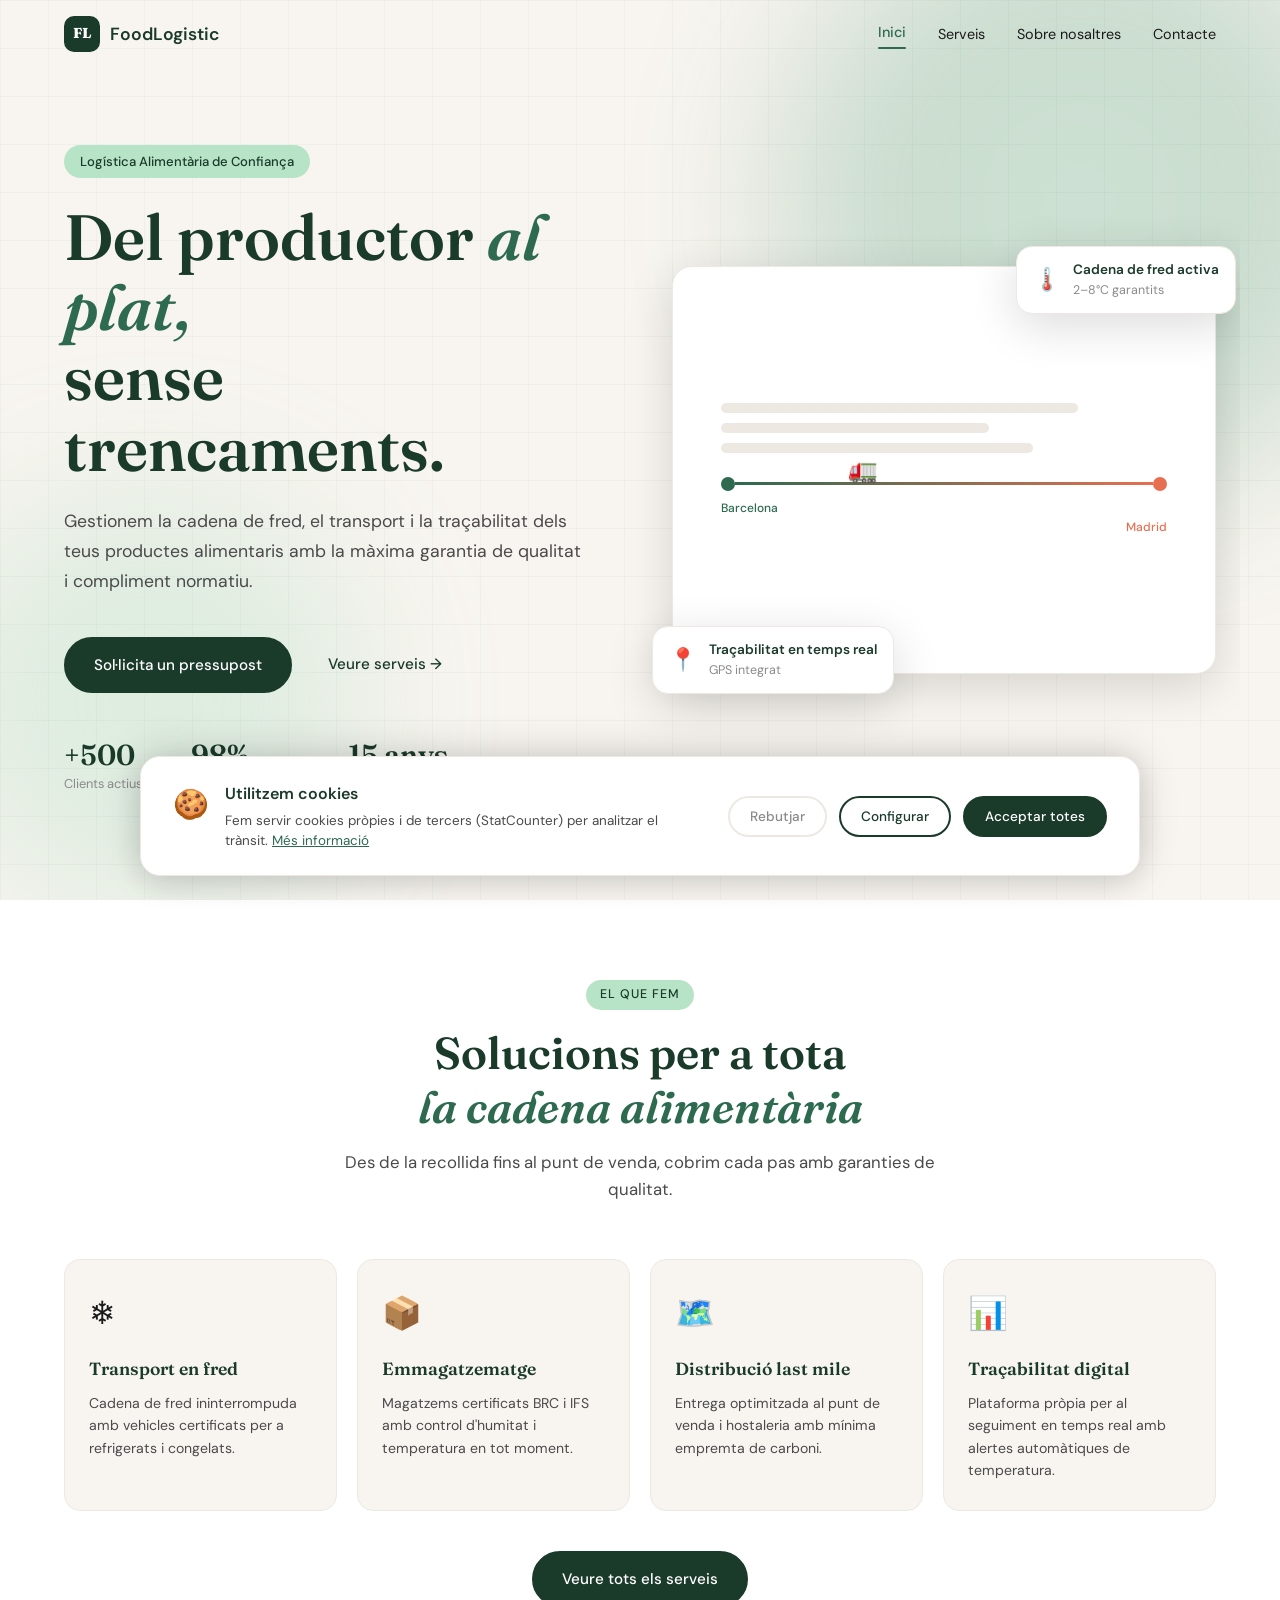
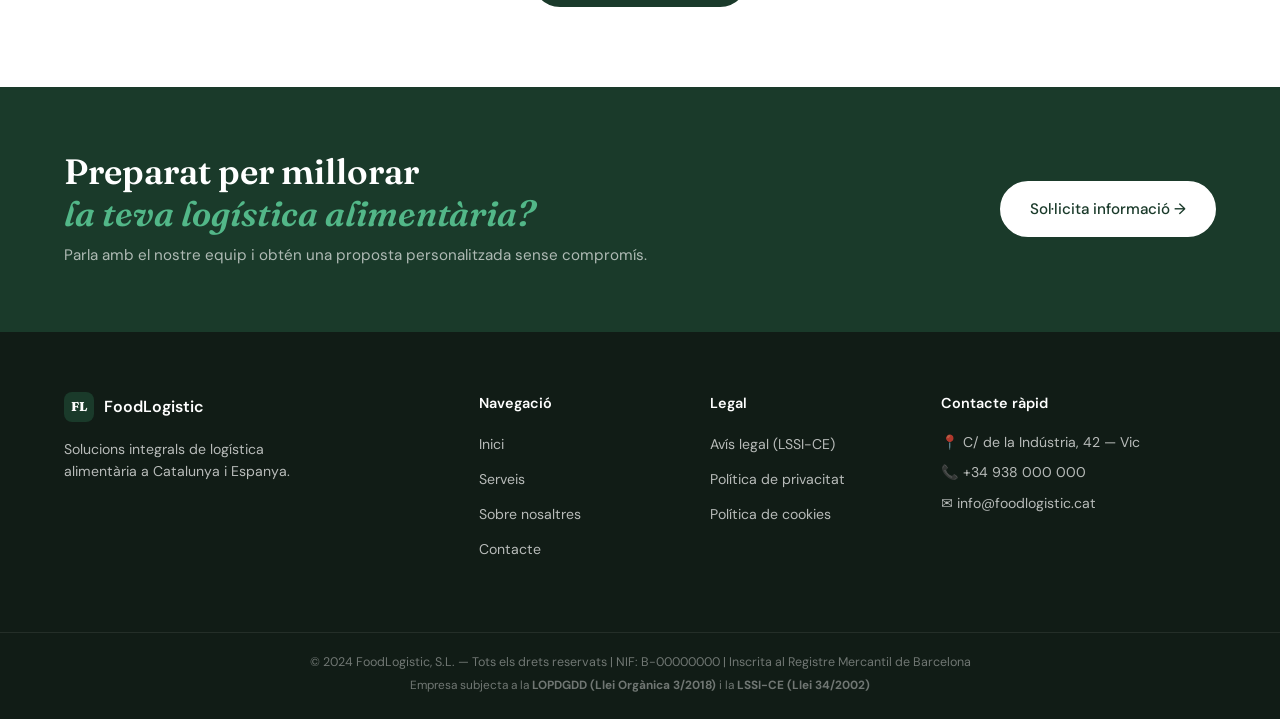
<file: Docs/index.html>
<!DOCTYPE html>
<html lang="ca">
<head>
  <meta charset="UTF-8"/>
  <meta name="viewport" content="width=device-width, initial-scale=1.0"/>
  <title>FoodLogistic — Inici</title>
  <meta name="description" content="FoodLogistic ofereix solucions integrals de transport i logística per a la indústria alimentària. Qualitat, rapidesa i traçabilitat garantides."/>
  <link rel="stylesheet" href="styles.css"/>
  <link href="https://fonts.googleapis.com/css2?family=Fraunces:ital,opsz,wght@0,9..144,300;0,9..144,600;0,9..144,800;1,9..144,400&family=DM+Sans:wght@300;400;500&display=swap" rel="stylesheet"/>
</head>
<body>

  <header class="nav-header" id="navHeader">
    <nav class="nav-inner">
      <a href="index.html" class="nav-logo">
        <span class="logo-mark">FL</span>
        <span class="logo-text">FoodLogistic</span>
      </a>
      <ul class="nav-links">
        <li><a href="index.html" class="active">Inici</a></li>
        <li><a href="serveis.html">Serveis</a></li>
        <li><a href="sobre-nosaltres.html">Sobre nosaltres</a></li>
        <li><a href="contacte.html">Contacte</a></li>
      </ul>
      <button class="nav-toggle" aria-label="Obrir menú" onclick="toggleMenu()">
        <span></span><span></span><span></span>
      </button>
    </nav>
    <div class="mobile-menu" id="mobileMenu">
      <ul>
        <li><a href="index.html" onclick="toggleMenu()">Inici</a></li>
        <li><a href="serveis.html" onclick="toggleMenu()">Serveis</a></li>
        <li><a href="sobre-nosaltres.html" onclick="toggleMenu()">Sobre nosaltres</a></li>
        <li><a href="contacte.html" onclick="toggleMenu()">Contacte</a></li>
      </ul>
    </div>
  </header>

  <section class="hero">
    <div class="hero-bg">
      <div class="hero-blob blob1"></div>
      <div class="hero-blob blob2"></div>
      <div class="hero-grid"></div>
    </div>
    <div class="hero-content">
      <span class="hero-pill">Logística Alimentària de Confiança</span>
      <h1 class="hero-title">Del productor <em>al plat,</em><br/>sense trencaments.</h1>
      <p class="hero-sub">Gestionem la cadena de fred, el transport i la traçabilitat dels teus productes alimentaris amb la màxima garantia de qualitat i compliment normatiu.</p>
      <div class="hero-cta">
        <a href="contacte.html" class="btn-primary">Sol·licita un pressupost</a>
        <a href="serveis.html" class="btn-ghost">Veure serveis →</a>
      </div>
      <div class="hero-stats">
        <div class="stat"><strong>+500</strong><span>Clients actius</span></div>
        <div class="stat-divider"></div>
        <div class="stat"><strong>98%</strong><span>Entregues a temps</span></div>
        <div class="stat-divider"></div>
        <div class="stat"><strong>15 anys</strong><span>d'experiència</span></div>
      </div>
    </div>
    <div class="hero-visual">
      <div class="hero-card card-float">
        <div class="card-icon">🌡️</div>
        <div><strong>Cadena de fred activa</strong><p>2–8°C garantits</p></div>
      </div>
      <div class="hero-card card-float2">
        <div class="card-icon">📍</div>
        <div><strong>Traçabilitat en temps real</strong><p>GPS integrat</p></div>
      </div>
      <div class="hero-mockup">
        <div class="mockup-inner">
          <div class="mockup-line l1"></div>
          <div class="mockup-line l2"></div>
          <div class="mockup-line l3"></div>
          <div class="mockup-route">
            <div class="route-dot origin"></div>
            <div class="route-path"></div>
            <div class="route-dot dest"></div>
          </div>
          <div class="mockup-label origin-lbl">Barcelona</div>
          <div class="mockup-label dest-lbl">Madrid</div>
          <div class="truck-icon">🚛</div>
        </div>
      </div>
    </div>
  </section>

  <section class="serveis-highlight">
    <div class="container">
      <div class="section-header">
        <span class="section-tag">El que fem</span>
        <h2>Solucions per a tota<br/><em>la cadena alimentària</em></h2>
        <p>Des de la recollida fins al punt de venda, cobrim cada pas amb garanties de qualitat.</p>
      </div>
      <div class="highlight-grid">
        <div class="highlight-card">
          <span class="h-icon">❄️</span>
          <h3>Transport en fred</h3>
          <p>Cadena de fred ininterrompuda amb vehicles certificats per a refrigerats i congelats.</p>
        </div>
        <div class="highlight-card">
          <span class="h-icon">📦</span>
          <h3>Emmagatzematge</h3>
          <p>Magatzems certificats BRC i IFS amb control d'humitat i temperatura en tot moment.</p>
        </div>
        <div class="highlight-card">
          <span class="h-icon">🗺️</span>
          <h3>Distribució last mile</h3>
          <p>Entrega optimitzada al punt de venda i hostaleria amb mínima empremta de carboni.</p>
        </div>
        <div class="highlight-card">
          <span class="h-icon">📊</span>
          <h3>Traçabilitat digital</h3>
          <p>Plataforma pròpia per al seguiment en temps real amb alertes automàtiques de temperatura.</p>
        </div>
      </div>
      <div style="text-align:center; margin-top:2.5rem;">
        <a href="serveis.html" class="btn-primary">Veure tots els serveis</a>
      </div>
    </div>
  </section>

  <section class="cta-banner">
    <div class="container cta-inner">
      <div>
        <h2>Preparat per millorar<br/><em>la teva logística alimentària?</em></h2>
        <p>Parla amb el nostre equip i obtén una proposta personalitzada sense compromís.</p>
      </div>
      <a href="contacte.html" class="btn-primary btn-light">Sol·licita informació →</a>
    </div>
  </section>

  <footer class="footer">
    <div class="container footer-inner">
      <div class="footer-brand">
        <div style="display:flex;align-items:center;gap:10px;margin-bottom:0.5rem;">
          <span class="logo-mark small">FL</span>
          <span class="logo-text" style="color:white;font-weight:600;">FoodLogistic</span>
        </div>
        <p>Solucions integrals de logística alimentària a Catalunya i Espanya.</p>
      </div>
      <div class="footer-links">
        <h4>Navegació</h4>
        <ul>
          <li><a href="index.html">Inici</a></li>
          <li><a href="serveis.html">Serveis</a></li>
          <li><a href="sobre-nosaltres.html">Sobre nosaltres</a></li>
          <li><a href="contacte.html">Contacte</a></li>
        </ul>
      </div>
      <div class="footer-links">
        <h4>Legal</h4>
        <ul>
          <li><a href="avis-legal.html">Avís legal (LSSI-CE)</a></li>
          <li><a href="politica-privacitat.html">Política de privacitat</a></li>
          <li><a href="politica-cookies.html">Política de cookies</a></li>
        </ul>
      </div>
      <div class="footer-contact">
        <h4>Contacte ràpid</h4>
        <p>📍 C/ de la Indústria, 42 — Vic</p>
        <p>📞 +34 938 000 000</p>
        <p>✉️ info@foodlogistic.cat</p>
      </div>
    </div>
    <div class="footer-bottom">
      <p>© 2024 FoodLogistic, S.L. — Tots els drets reservats | NIF: B-00000000 | Inscrita al Registre Mercantil de Barcelona</p>
      <p class="footer-legal-note">Empresa subjecta a la <strong>LOPDGDD (Llei Orgànica 3/2018)</strong> i la <strong>LSSI-CE (Llei 34/2002)</strong></p>
    </div>
  </footer>

  <div class="cookie-banner" id="cookieBanner">
    <div class="cookie-content">
      <div class="cookie-text">
        <span class="cookie-icon">🍪</span>
        <div>
          <strong>Utilitzem cookies</strong>
          <p>Fem servir cookies pròpies i de tercers (StatCounter) per analitzar el trànsit. <a href="politica-cookies.html">Més informació</a></p>
        </div>
      </div>
      <div class="cookie-actions">
        <button class="cookie-btn reject" onclick="rejectCookies()">Rebutjar</button>
        <button class="cookie-btn config" onclick="window.location.href='politica-cookies.html'">Configurar</button>
        <button class="cookie-btn accept" onclick="acceptCookies()">Acceptar totes</button>
      </div>
    </div>
  </div>

  <script>
    window.addEventListener('scroll',()=>document.getElementById('navHeader').classList.toggle('scrolled',window.scrollY>40));
    function toggleMenu(){document.getElementById('mobileMenu').classList.toggle('open');}
    function setCookie(n,v,d){const x=new Date();x.setTime(x.getTime()+(d*86400000));document.cookie=n+'='+v+';expires='+x.toUTCString()+';path=/';}
    function getCookie(n){for(let c of document.cookie.split(';')){c=c.trim();if(c.startsWith(n+'='))return c.substring(n.length+1);}return '';}
    function acceptCookies(){setCookie('cookieConsent','accepted',365);document.getElementById('cookieBanner').classList.remove('visible');}
    function rejectCookies(){setCookie('cookieConsent','rejected',365);document.getElementById('cookieBanner').classList.remove('visible');}
    window.addEventListener('DOMContentLoaded',()=>{
      if(!getCookie('cookieConsent'))setTimeout(()=>document.getElementById('cookieBanner').classList.add('visible'),800);
      document.querySelectorAll('.highlight-card').forEach(el=>{el.classList.add('reveal');new IntersectionObserver(([e])=>{if(e.isIntersecting)e.target.classList.add('visible');},{threshold:0.1}).observe(el);});
    });
  </script>
  <!-- STATCOUNTER: col·loca aquí el codi de StatCounter -->
</body>
</html>
</file>
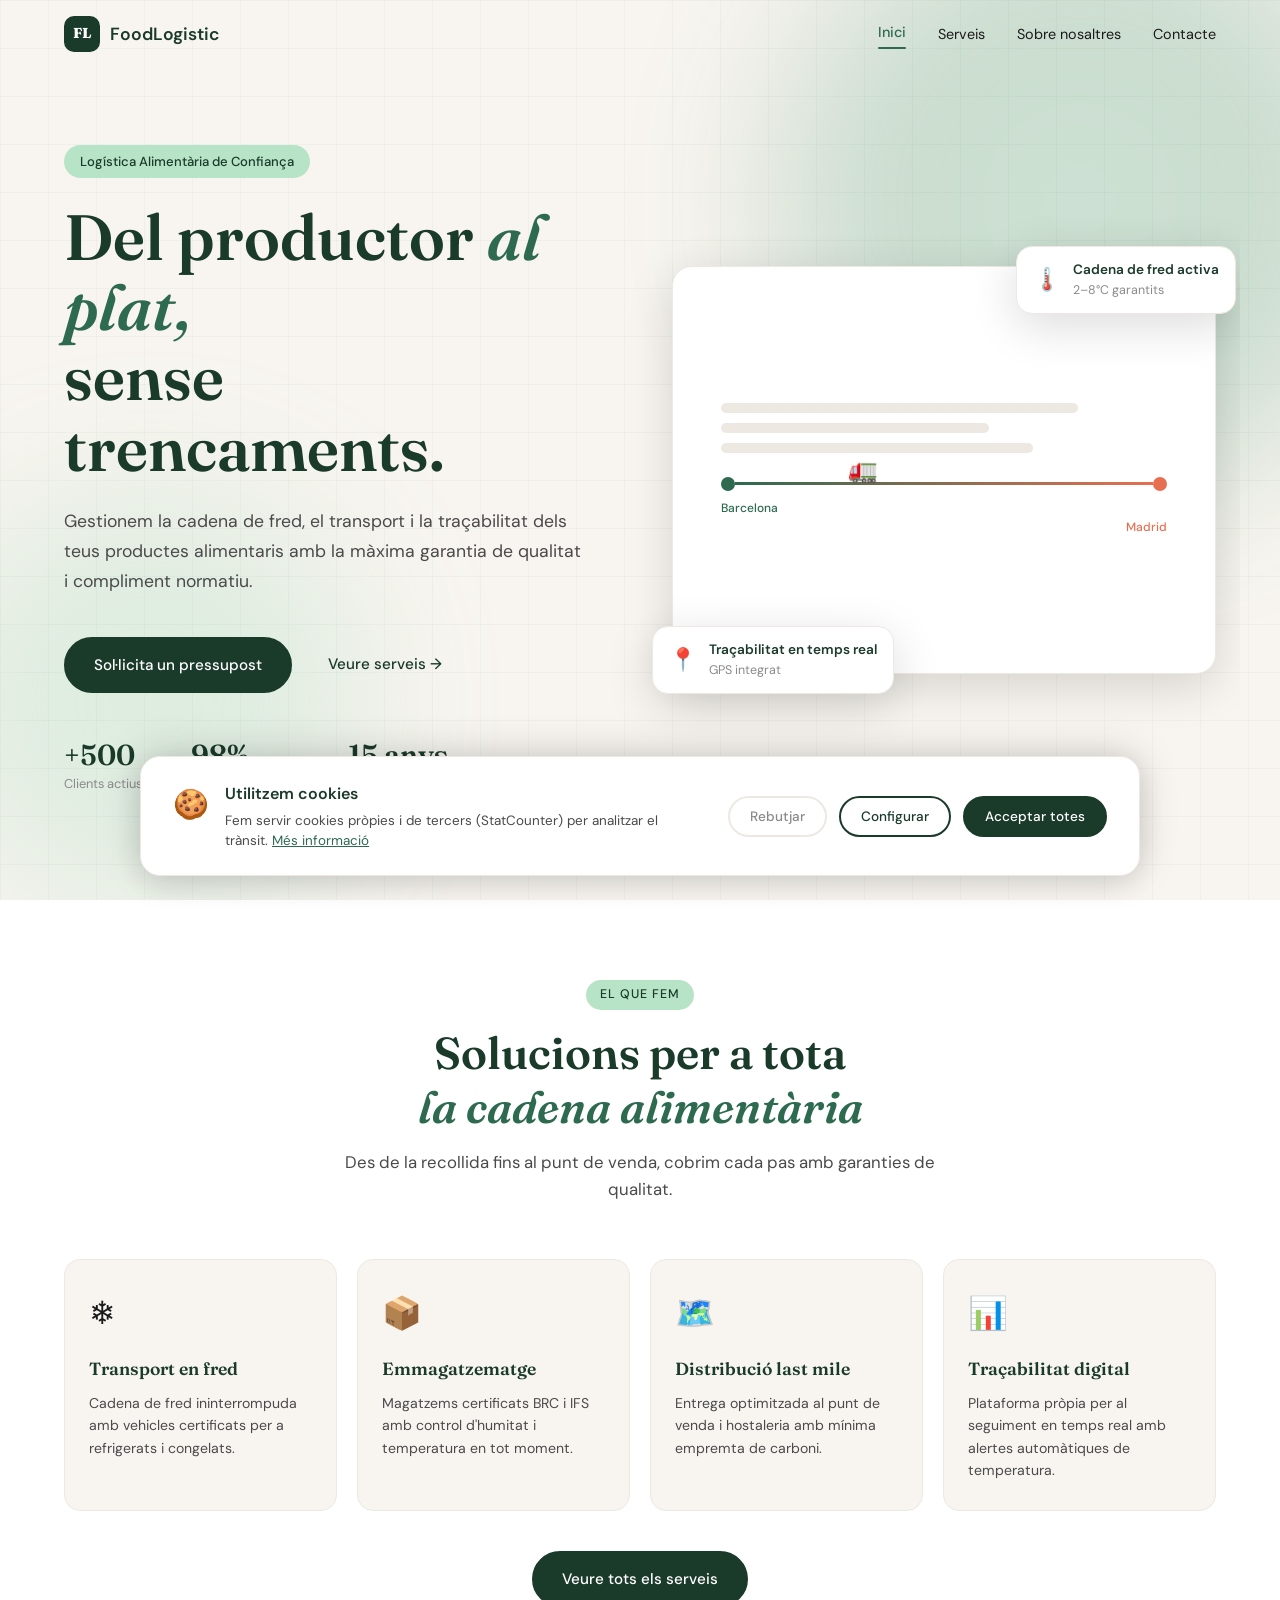
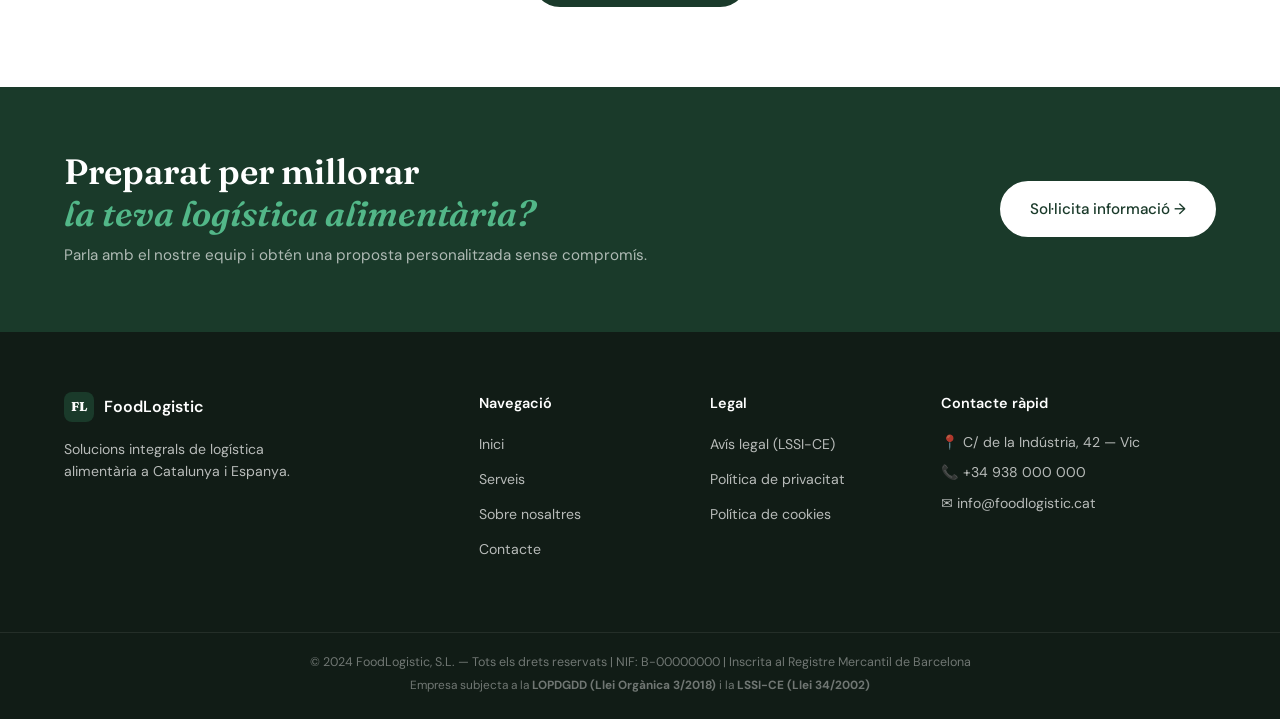
<file: docs/index.html>
<!DOCTYPE html>
<html lang="ca">
<head>
  <meta charset="UTF-8"/>
  <meta name="viewport" content="width=device-width, initial-scale=1.0"/>
  <title>FoodLogistic — Inici</title>
  <meta name="description" content="FoodLogistic ofereix solucions integrals de transport i logística per a la indústria alimentària. Qualitat, rapidesa i traçabilitat garantides."/>
  <link rel="stylesheet" href="styles.css"/>
  <link href="https://fonts.googleapis.com/css2?family=Fraunces:ital,opsz,wght@0,9..144,300;0,9..144,600;0,9..144,800;1,9..144,400&family=DM+Sans:wght@300;400;500&display=swap" rel="stylesheet"/>
</head>
<body>

  <header class="nav-header" id="navHeader">
    <nav class="nav-inner">
      <a href="index.html" class="nav-logo">
        <span class="logo-mark">FL</span>
        <span class="logo-text">FoodLogistic</span>
      </a>
      <ul class="nav-links">
        <li><a href="index.html" class="active">Inici</a></li>
        <li><a href="serveis.html">Serveis</a></li>
        <li><a href="sobre-nosaltres.html">Sobre nosaltres</a></li>
        <li><a href="contacte.html">Contacte</a></li>
      </ul>
      <button class="nav-toggle" aria-label="Obrir menú" onclick="toggleMenu()">
        <span></span><span></span><span></span>
      </button>
    </nav>
    <div class="mobile-menu" id="mobileMenu">
      <ul>
        <li><a href="index.html" onclick="toggleMenu()">Inici</a></li>
        <li><a href="serveis.html" onclick="toggleMenu()">Serveis</a></li>
        <li><a href="sobre-nosaltres.html" onclick="toggleMenu()">Sobre nosaltres</a></li>
        <li><a href="contacte.html" onclick="toggleMenu()">Contacte</a></li>
      </ul>
    </div>
  </header>

  <section class="hero">
    <div class="hero-bg">
      <div class="hero-blob blob1"></div>
      <div class="hero-blob blob2"></div>
      <div class="hero-grid"></div>
    </div>
    <div class="hero-content">
      <span class="hero-pill">Logística Alimentària de Confiança</span>
      <h1 class="hero-title">Del productor <em>al plat,</em><br/>sense trencaments.</h1>
      <p class="hero-sub">Gestionem la cadena de fred, el transport i la traçabilitat dels teus productes alimentaris amb la màxima garantia de qualitat i compliment normatiu.</p>
      <div class="hero-cta">
        <a href="contacte.html" class="btn-primary">Sol·licita un pressupost</a>
        <a href="serveis.html" class="btn-ghost">Veure serveis →</a>
      </div>
      <div class="hero-stats">
        <div class="stat"><strong>+500</strong><span>Clients actius</span></div>
        <div class="stat-divider"></div>
        <div class="stat"><strong>98%</strong><span>Entregues a temps</span></div>
        <div class="stat-divider"></div>
        <div class="stat"><strong>15 anys</strong><span>d'experiència</span></div>
      </div>
    </div>
    <div class="hero-visual">
      <div class="hero-card card-float">
        <div class="card-icon">🌡️</div>
        <div><strong>Cadena de fred activa</strong><p>2–8°C garantits</p></div>
      </div>
      <div class="hero-card card-float2">
        <div class="card-icon">📍</div>
        <div><strong>Traçabilitat en temps real</strong><p>GPS integrat</p></div>
      </div>
      <div class="hero-mockup">
        <div class="mockup-inner">
          <div class="mockup-line l1"></div>
          <div class="mockup-line l2"></div>
          <div class="mockup-line l3"></div>
          <div class="mockup-route">
            <div class="route-dot origin"></div>
            <div class="route-path"></div>
            <div class="route-dot dest"></div>
          </div>
          <div class="mockup-label origin-lbl">Barcelona</div>
          <div class="mockup-label dest-lbl">Madrid</div>
          <div class="truck-icon">🚛</div>
        </div>
      </div>
    </div>
  </section>

  <section class="serveis-highlight">
    <div class="container">
      <div class="section-header">
        <span class="section-tag">El que fem</span>
        <h2>Solucions per a tota<br/><em>la cadena alimentària</em></h2>
        <p>Des de la recollida fins al punt de venda, cobrim cada pas amb garanties de qualitat.</p>
      </div>
      <div class="highlight-grid">
        <div class="highlight-card">
          <span class="h-icon">❄️</span>
          <h3>Transport en fred</h3>
          <p>Cadena de fred ininterrompuda amb vehicles certificats per a refrigerats i congelats.</p>
        </div>
        <div class="highlight-card">
          <span class="h-icon">📦</span>
          <h3>Emmagatzematge</h3>
          <p>Magatzems certificats BRC i IFS amb control d'humitat i temperatura en tot moment.</p>
        </div>
        <div class="highlight-card">
          <span class="h-icon">🗺️</span>
          <h3>Distribució last mile</h3>
          <p>Entrega optimitzada al punt de venda i hostaleria amb mínima empremta de carboni.</p>
        </div>
        <div class="highlight-card">
          <span class="h-icon">📊</span>
          <h3>Traçabilitat digital</h3>
          <p>Plataforma pròpia per al seguiment en temps real amb alertes automàtiques de temperatura.</p>
        </div>
      </div>
      <div style="text-align:center; margin-top:2.5rem;">
        <a href="serveis.html" class="btn-primary">Veure tots els serveis</a>
      </div>
    </div>
  </section>

  <section class="cta-banner">
    <div class="container cta-inner">
      <div>
        <h2>Preparat per millorar<br/><em>la teva logística alimentària?</em></h2>
        <p>Parla amb el nostre equip i obtén una proposta personalitzada sense compromís.</p>
      </div>
      <a href="contacte.html" class="btn-primary btn-light">Sol·licita informació →</a>
    </div>
  </section>

  <footer class="footer">
    <div class="container footer-inner">
      <div class="footer-brand">
        <div style="display:flex;align-items:center;gap:10px;margin-bottom:0.5rem;">
          <span class="logo-mark small">FL</span>
          <span class="logo-text" style="color:white;font-weight:600;">FoodLogistic</span>
        </div>
        <p>Solucions integrals de logística alimentària a Catalunya i Espanya.</p>
      </div>
      <div class="footer-links">
        <h4>Navegació</h4>
        <ul>
          <li><a href="index.html">Inici</a></li>
          <li><a href="serveis.html">Serveis</a></li>
          <li><a href="sobre-nosaltres.html">Sobre nosaltres</a></li>
          <li><a href="contacte.html">Contacte</a></li>
        </ul>
      </div>
      <div class="footer-links">
        <h4>Legal</h4>
        <ul>
          <li><a href="avis-legal.html">Avís legal (LSSI-CE)</a></li>
          <li><a href="politica-privacitat.html">Política de privacitat</a></li>
          <li><a href="politica-cookies.html">Política de cookies</a></li>
        </ul>
      </div>
      <div class="footer-contact">
        <h4>Contacte ràpid</h4>
        <p>📍 C/ de la Indústria, 42 — Vic</p>
        <p>📞 +34 938 000 000</p>
        <p>✉️ info@foodlogistic.cat</p>
      </div>
    </div>
    <div class="footer-bottom">
      <p>© 2024 FoodLogistic, S.L. — Tots els drets reservats | NIF: B-00000000 | Inscrita al Registre Mercantil de Barcelona</p>
      <p class="footer-legal-note">Empresa subjecta a la <strong>LOPDGDD (Llei Orgànica 3/2018)</strong> i la <strong>LSSI-CE (Llei 34/2002)</strong></p>
    </div>
  </footer>

  <div class="cookie-banner" id="cookieBanner">
    <div class="cookie-content">
      <div class="cookie-text">
        <span class="cookie-icon">🍪</span>
        <div>
          <strong>Utilitzem cookies</strong>
          <p>Fem servir cookies pròpies i de tercers (StatCounter) per analitzar el trànsit. <a href="politica-cookies.html">Més informació</a></p>
        </div>
      </div>
      <div class="cookie-actions">
        <button class="cookie-btn reject" onclick="rejectCookies()">Rebutjar</button>
        <button class="cookie-btn config" onclick="window.location.href='politica-cookies.html'">Configurar</button>
        <button class="cookie-btn accept" onclick="acceptCookies()">Acceptar totes</button>
      </div>
    </div>
  </div>

  <script>
    window.addEventListener('scroll',()=>document.getElementById('navHeader').classList.toggle('scrolled',window.scrollY>40));
    function toggleMenu(){document.getElementById('mobileMenu').classList.toggle('open');}
    function setCookie(n,v,d){const x=new Date();x.setTime(x.getTime()+(d*86400000));document.cookie=n+'='+v+';expires='+x.toUTCString()+';path=/';}
    function getCookie(n){for(let c of document.cookie.split(';')){c=c.trim();if(c.startsWith(n+'='))return c.substring(n.length+1);}return '';}
    function acceptCookies(){setCookie('cookieConsent','accepted',365);document.getElementById('cookieBanner').classList.remove('visible');}
    function rejectCookies(){setCookie('cookieConsent','rejected',365);document.getElementById('cookieBanner').classList.remove('visible');}
    window.addEventListener('DOMContentLoaded',()=>{
      if(!getCookie('cookieConsent'))setTimeout(()=>document.getElementById('cookieBanner').classList.add('visible'),800);
      document.querySelectorAll('.highlight-card').forEach(el=>{el.classList.add('reveal');new IntersectionObserver(([e])=>{if(e.isIntersecting)e.target.classList.add('visible');},{threshold:0.1}).observe(el);});
    });
  </script>
  <!-- Default Statcounter code for T02
https://joel7911.github.io/web-corporativa/index.html -->
<script type="text/javascript">
var sc_project=13223698; 
var sc_invisible=1; 
var sc_security="e6fc2001"; 
</script>
<script type="text/javascript"
src="https://www.statcounter.com/counter/counter.js" async></script>
<noscript><div class="statcounter"><a title="Web Analytics"
href="https://statcounter.com/" target="_blank"><img class="statcounter"
src="https://c.statcounter.com/13223698/0/e6fc2001/1/" alt="Web Analytics"
referrerPolicy="no-referrer-when-downgrade"></a></div></noscript>
<!-- End of Statcounter Code -->
</body>
</html>
</file>
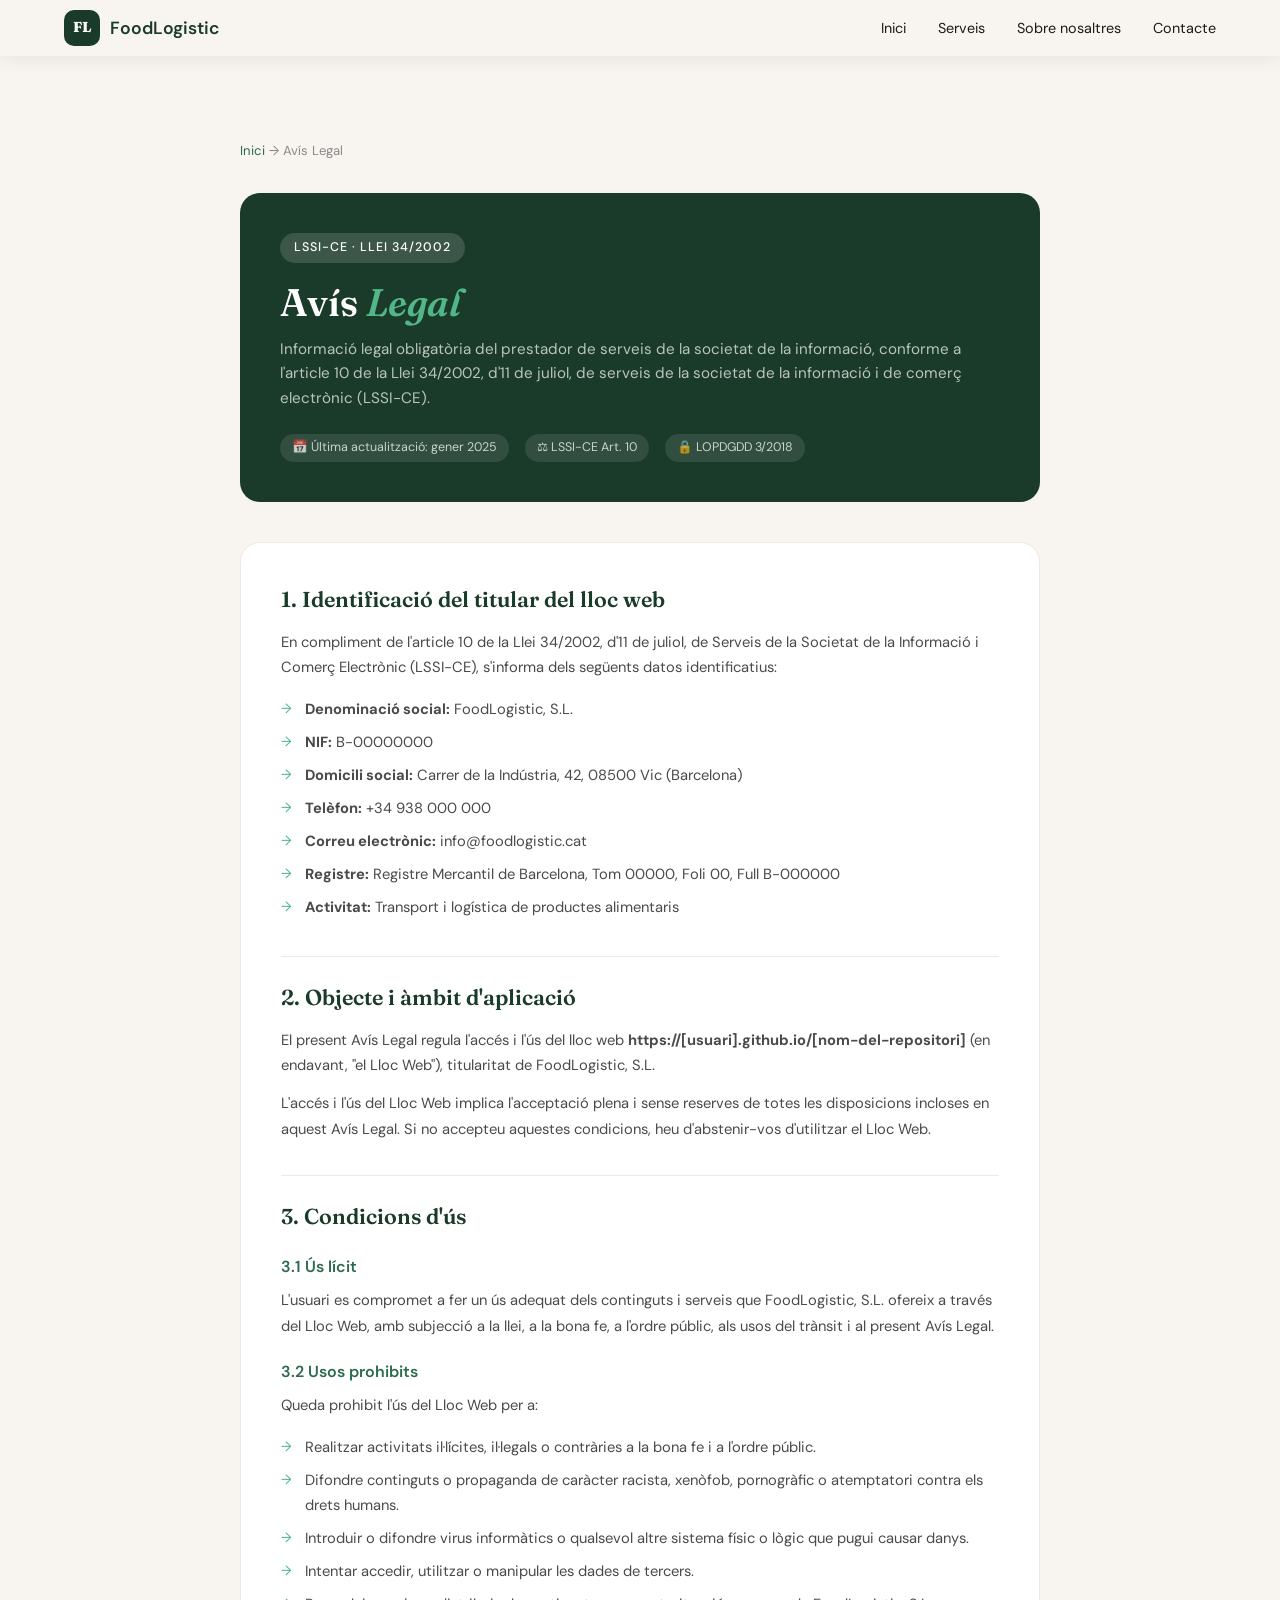
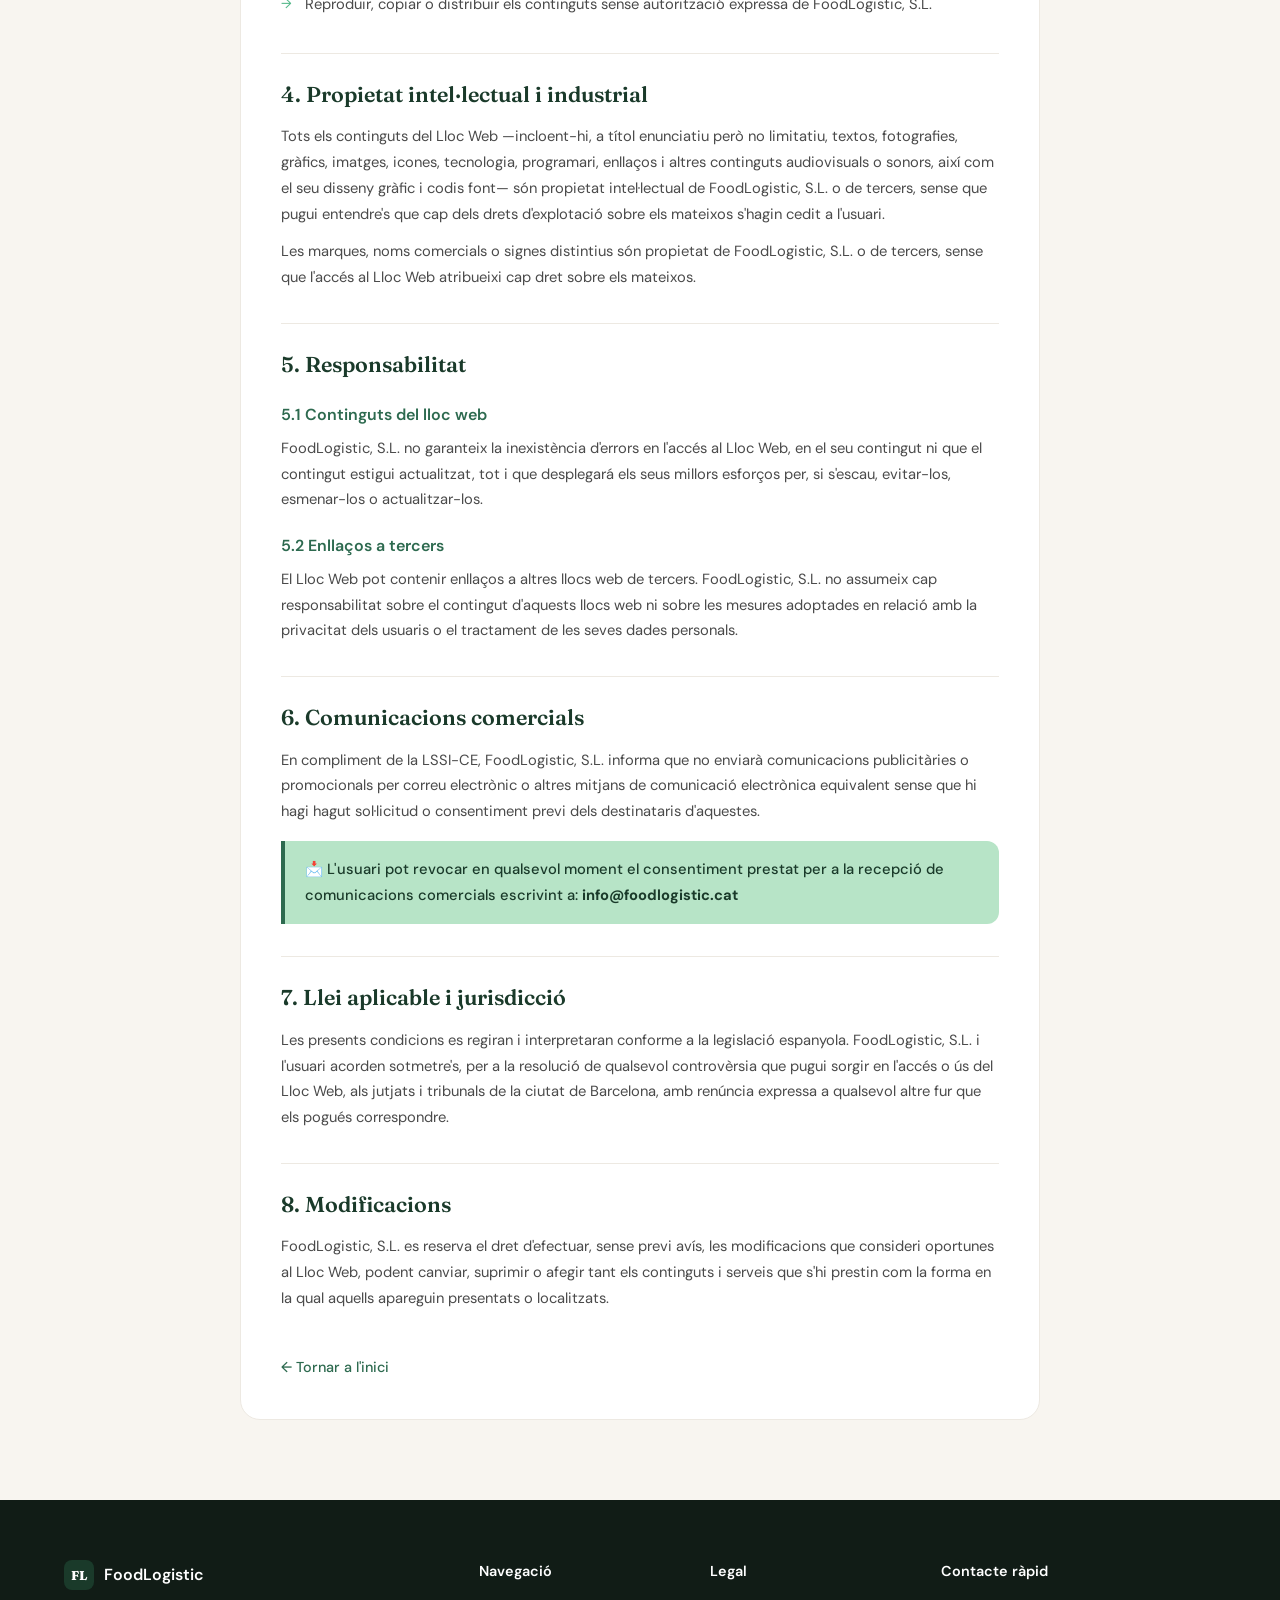
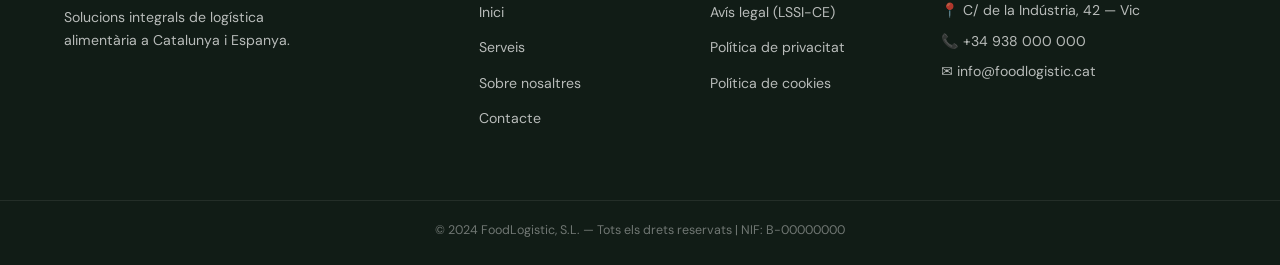
<file: docs/avis-legal.html>
<!DOCTYPE html>
<html lang="ca">
<head>
  <meta charset="UTF-8"/>
  <meta name="viewport" content="width=device-width, initial-scale=1.0"/>
  <title>Avís Legal — FoodLogistic</title>
  <meta name="robots" content="noindex, follow"/>
  <link rel="stylesheet" href="styles.css"/>
  <link href="https://fonts.googleapis.com/css2?family=Fraunces:ital,opsz,wght@0,9..144,300;0,9..144,600;0,9..144,800;1,9..144,400&family=DM+Sans:wght@300;400;500&display=swap" rel="stylesheet"/>
</head>
<body>

  <!-- NAV -->
  <header class="nav-header scrolled">
    <nav class="nav-inner">
      <a href="index.html" class="nav-logo">
        <span class="logo-mark">FL</span>
        <span class="logo-text">FoodLogistic</span>
      </a>
      <ul class="nav-links">
        <li><a href="index.html#inici">Inici</a></li>
        <li><a href="index.html#serveis">Serveis</a></li>
        <li><a href="index.html#sobre-nosaltres">Sobre nosaltres</a></li>
        <li><a href="index.html#contacte">Contacte</a></li>
      </ul>
      <button class="nav-toggle" aria-label="Obrir menú" onclick="toggleMenu()">
        <span></span><span></span><span></span>
      </button>
    </nav>
    <div class="mobile-menu" id="mobileMenu">
      <ul>
        <li><a href="index.html">Inici</a></li>
        <li><a href="index.html#serveis">Serveis</a></li>
        <li><a href="index.html#sobre-nosaltres">Sobre nosaltres</a></li>
        <li><a href="index.html#contacte">Contacte</a></li>
      </ul>
    </div>
  </header>

  <main class="legal-page">
    <div class="legal-container">

      <p class="breadcrumb"><a href="index.html">Inici</a> → Avís Legal</p>

      <div class="legal-hero">
        <span class="section-tag light">LSSI-CE · Llei 34/2002</span>
        <h1>Avís <em>Legal</em></h1>
        <p>Informació legal obligatòria del prestador de serveis de la societat de la informació, conforme a l'article 10 de la Llei 34/2002, d'11 de juliol, de serveis de la societat de la informació i de comerç electrònic (LSSI-CE).</p>
        <div class="legal-meta">
          <span>📅 Última actualització: gener 2025</span>
          <span>⚖️ LSSI-CE Art. 10</span>
          <span>🔒 LOPDGDD 3/2018</span>
        </div>
      </div>

      <div class="legal-body">

        <h2>1. Identificació del titular del lloc web</h2>
        <p>En compliment de l'article 10 de la Llei 34/2002, d'11 de juliol, de Serveis de la Societat de la Informació i Comerç Electrònic (LSSI-CE), s'informa dels següents datos identificatius:</p>
        <ul>
          <li><strong>Denominació social:</strong> FoodLogistic, S.L.</li>
          <li><strong>NIF:</strong> B-00000000</li>
          <li><strong>Domicili social:</strong> Carrer de la Indústria, 42, 08500 Vic (Barcelona)</li>
          <li><strong>Telèfon:</strong> +34 938 000 000</li>
          <li><strong>Correu electrònic:</strong> info@foodlogistic.cat</li>
          <li><strong>Registre:</strong> Registre Mercantil de Barcelona, Tom 00000, Foli 00, Full B-000000</li>
          <li><strong>Activitat:</strong> Transport i logística de productes alimentaris</li>
        </ul>

        <h2>2. Objecte i àmbit d'aplicació</h2>
        <p>El present Avís Legal regula l'accés i l'ús del lloc web <strong>https://[usuari].github.io/[nom-del-repositori]</strong> (en endavant, "el Lloc Web"), titularitat de FoodLogistic, S.L.</p>
        <p>L'accés i l'ús del Lloc Web implica l'acceptació plena i sense reserves de totes les disposicions incloses en aquest Avís Legal. Si no accepteu aquestes condicions, heu d'abstenir-vos d'utilitzar el Lloc Web.</p>

        <h2>3. Condicions d'ús</h2>
        <h3>3.1 Ús lícit</h3>
        <p>L'usuari es compromet a fer un ús adequat dels continguts i serveis que FoodLogistic, S.L. ofereix a través del Lloc Web, amb subjecció a la llei, a la bona fe, a l'ordre públic, als usos del trànsit i al present Avís Legal.</p>
        <h3>3.2 Usos prohibits</h3>
        <p>Queda prohibit l'ús del Lloc Web per a:</p>
        <ul>
          <li>Realitzar activitats il·lícites, il·legals o contràries a la bona fe i a l'ordre públic.</li>
          <li>Difondre continguts o propaganda de caràcter racista, xenòfob, pornogràfic o atemptatori contra els drets humans.</li>
          <li>Introduir o difondre virus informàtics o qualsevol altre sistema físic o lògic que pugui causar danys.</li>
          <li>Intentar accedir, utilitzar o manipular les dades de tercers.</li>
          <li>Reproduir, copiar o distribuir els continguts sense autorització expressa de FoodLogistic, S.L.</li>
        </ul>

        <h2>4. Propietat intel·lectual i industrial</h2>
        <p>Tots els continguts del Lloc Web —incloent-hi, a títol enunciatiu però no limitatiu, textos, fotografies, gràfics, imatges, icones, tecnologia, programari, enllaços i altres continguts audiovisuals o sonors, així com el seu disseny gràfic i codis font— són propietat intel·lectual de FoodLogistic, S.L. o de tercers, sense que pugui entendre's que cap dels drets d'explotació sobre els mateixos s'hagin cedit a l'usuari.</p>
        <p>Les marques, noms comercials o signes distintius són propietat de FoodLogistic, S.L. o de tercers, sense que l'accés al Lloc Web atribueixi cap dret sobre els mateixos.</p>

        <h2>5. Responsabilitat</h2>
        <h3>5.1 Continguts del lloc web</h3>
        <p>FoodLogistic, S.L. no garanteix la inexistència d'errors en l'accés al Lloc Web, en el seu contingut ni que el contingut estigui actualitzat, tot i que desplegará els seus millors esforços per, si s'escau, evitar-los, esmenar-los o actualitzar-los.</p>
        <h3>5.2 Enllaços a tercers</h3>
        <p>El Lloc Web pot contenir enllaços a altres llocs web de tercers. FoodLogistic, S.L. no assumeix cap responsabilitat sobre el contingut d'aquests llocs web ni sobre les mesures adoptades en relació amb la privacitat dels usuaris o el tractament de les seves dades personals.</p>

        <h2>6. Comunicacions comercials</h2>
        <p>En compliment de la LSSI-CE, FoodLogistic, S.L. informa que no enviarà comunicacions publicitàries o promocionals per correu electrònic o altres mitjans de comunicació electrònica equivalent sense que hi hagi hagut sol·licitud o consentiment previ dels destinataris d'aquestes.</p>
        <div class="highlight-box">
          <p>📩 L'usuari pot revocar en qualsevol moment el consentiment prestat per a la recepció de comunicacions comercials escrivint a: <strong>info@foodlogistic.cat</strong></p>
        </div>

        <h2>7. Llei aplicable i jurisdicció</h2>
        <p>Les presents condicions es regiran i interpretaran conforme a la legislació espanyola. FoodLogistic, S.L. i l'usuari acorden sotmetre's, per a la resolució de qualsevol controvèrsia que pugui sorgir en l'accés o ús del Lloc Web, als jutjats i tribunals de la ciutat de Barcelona, amb renúncia expressa a qualsevol altre fur que els pogués correspondre.</p>

        <h2>8. Modificacions</h2>
        <p>FoodLogistic, S.L. es reserva el dret d'efectuar, sense previ avís, les modificacions que consideri oportunes al Lloc Web, podent canviar, suprimir o afegir tant els continguts i serveis que s'hi prestin com la forma en la qual aquells apareguin presentats o localitzats.</p>

        <a href="index.html" class="legal-back">← Tornar a l'inici</a>
      </div>
    </div>
  </main>

  <footer class="footer">
    <div class="container footer-inner">
      <div class="footer-brand">
        <div class="nav-logo" style="margin-bottom:0.5rem;">
          <span class="logo-mark small">FL</span>
          <span class="logo-text">FoodLogistic</span>
        </div>
        <p>Solucions integrals de logística alimentària a Catalunya i Espanya.</p>
      </div>
      <div class="footer-links">
        <h4>Navegació</h4>
        <ul>
          <li><a href="index.html">Inici</a></li>
          <li><a href="index.html#serveis">Serveis</a></li>
          <li><a href="index.html#sobre-nosaltres">Sobre nosaltres</a></li>
          <li><a href="index.html#contacte">Contacte</a></li>
        </ul>
      </div>
      <div class="footer-links">
        <h4>Legal</h4>
        <ul>
          <li><a href="avis-legal.html">Avís legal (LSSI-CE)</a></li>
          <li><a href="politica-privacitat.html">Política de privacitat</a></li>
          <li><a href="politica-cookies.html">Política de cookies</a></li>
        </ul>
      </div>
      <div class="footer-contact">
        <h4>Contacte ràpid</h4>
        <p>📍 C/ de la Indústria, 42 — Vic</p>
        <p>📞 +34 938 000 000</p>
        <p>✉️ info@foodlogistic.cat</p>
      </div>
    </div>
    <div class="footer-bottom">
      <p>© 2024 FoodLogistic, S.L. — Tots els drets reservats | NIF: B-00000000</p>
    </div>
  </footer>

  <script>
    function toggleMenu() {
      document.getElementById('mobileMenu').classList.toggle('open');
    }
  </script>
</body>
</html>
</file>
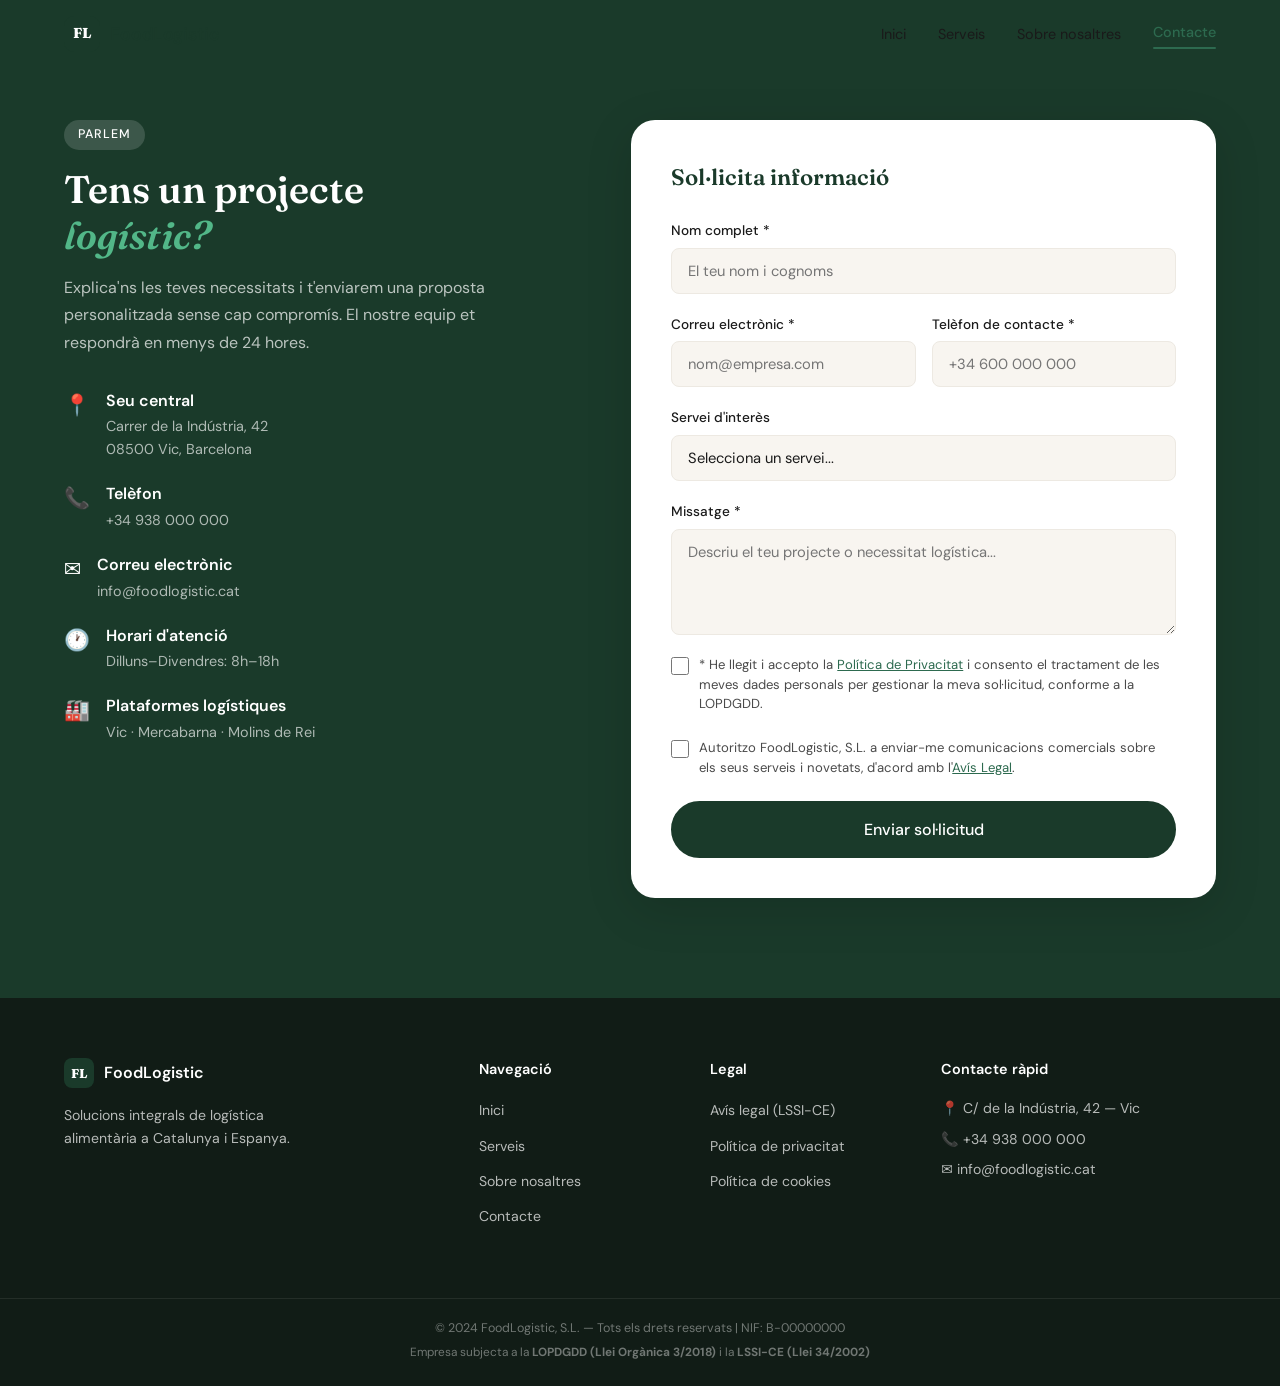
<file: Docs/contacte.html>
<!DOCTYPE html>
<html lang="ca">
<head>
  <meta charset="UTF-8"/>
  <meta name="viewport" content="width=device-width, initial-scale=1.0"/>
  <title>Contacte — FoodLogistic</title>
  <meta name="description" content="Contacta amb FoodLogistic. Omple el formulari i t'enviarem una proposta personalitzada per als teus serveis logístics alimentaris."/>
  <link rel="stylesheet" href="styles.css"/>
  <link href="https://fonts.googleapis.com/css2?family=Fraunces:ital,opsz,wght@0,9..144,300;0,9..144,600;0,9..144,800;1,9..144,400&family=DM+Sans:wght@300;400;500&display=swap" rel="stylesheet"/>
</head>
<body>

  <header class="nav-header scrolled" id="navHeader">
    <nav class="nav-inner">
      <a href="index.html" class="nav-logo">
        <span class="logo-mark">FL</span>
        <span class="logo-text">FoodLogistic</span>
      </a>
      <ul class="nav-links">
        <li><a href="index.html">Inici</a></li>
        <li><a href="serveis.html">Serveis</a></li>
        <li><a href="sobre-nosaltres.html">Sobre nosaltres</a></li>
        <li><a href="contacte.html" class="active">Contacte</a></li>
      </ul>
      <button class="nav-toggle" aria-label="Obrir menú" onclick="toggleMenu()">
        <span></span><span></span><span></span>
      </button>
    </nav>
    <div class="mobile-menu" id="mobileMenu">
      <ul>
        <li><a href="index.html" onclick="toggleMenu()">Inici</a></li>
        <li><a href="serveis.html" onclick="toggleMenu()">Serveis</a></li>
        <li><a href="sobre-nosaltres.html" onclick="toggleMenu()">Sobre nosaltres</a></li>
        <li><a href="contacte.html" onclick="toggleMenu()">Contacte</a></li>
      </ul>
    </div>
  </header>

  <section class="contacte" style="padding-top:120px; min-height:100vh;">
    <div class="container contacte-inner">
      <div class="contacte-info">
        <span class="section-tag light">Parlem</span>
        <h1 style="font-family:var(--font-display);font-size:clamp(1.8rem,3vw,2.5rem);font-weight:600;line-height:1.2;margin-bottom:1rem;">Tens un projecte<br/><em style="font-style:italic;color:var(--green-light);">logístic?</em></h1>
        <p style="color:rgba(255,255,255,0.7);line-height:1.7;margin-bottom:2rem;">Explica'ns les teves necessitats i t'enviarem una proposta personalitzada sense cap compromís. El nostre equip et respondrà en menys de 24 hores.</p>
        <div class="contacte-dades">
          <div class="dada">
            <span>📍</span>
            <div>
              <strong>Seu central</strong>
              <p>Carrer de la Indústria, 42<br/>08500 Vic, Barcelona</p>
            </div>
          </div>
          <div class="dada">
            <span>📞</span>
            <div>
              <strong>Telèfon</strong>
              <p>+34 938 000 000</p>
            </div>
          </div>
          <div class="dada">
            <span>✉️</span>
            <div>
              <strong>Correu electrònic</strong>
              <p>info@foodlogistic.cat</p>
            </div>
          </div>
          <div class="dada">
            <span>🕐</span>
            <div>
              <strong>Horari d'atenció</strong>
              <p>Dilluns–Divendres: 8h–18h</p>
            </div>
          </div>
          <div class="dada">
            <span>🏭</span>
            <div>
              <strong>Plataformes logístiques</strong>
              <p>Vic · Mercabarna · Molins de Rei</p>
            </div>
          </div>
        </div>
      </div>

      <div class="contacte-form-wrap">
        <form class="contacte-form" onsubmit="handleSubmit(event)">
          <h2 style="font-family:var(--font-display);font-size:1.4rem;font-weight:600;color:var(--green-dark);margin-bottom:1.5rem;">Sol·licita informació</h2>

          <div class="form-group">
            <label for="nom">Nom complet *</label>
            <input type="text" id="nom" name="nom" placeholder="El teu nom i cognoms" required/>
          </div>

          <div class="form-row">
            <div class="form-group">
              <label for="email">Correu electrònic *</label>
              <input type="email" id="email" name="email" placeholder="nom@empresa.com" required/>
            </div>
            <div class="form-group">
              <label for="telefon">Telèfon de contacte *</label>
              <input type="tel" id="telefon" name="telefon" placeholder="+34 600 000 000" required/>
            </div>
          </div>

          <div class="form-group">
            <label for="servei">Servei d'interès</label>
            <select id="servei" name="servei">
              <option value="">Selecciona un servei...</option>
              <option value="transport-fred">Transport en fred</option>
              <option value="emmagatzematge">Emmagatzematge</option>
              <option value="distribucio">Distribució last mile</option>
              <option value="tracabilitat">Traçabilitat i control</option>
              <option value="sostenible">Logística sostenible</option>
              <option value="normatiu">Compliment normatiu</option>
              <option value="altres">Altres</option>
            </select>
          </div>

          <div class="form-group">
            <label for="missatge">Missatge *</label>
            <textarea id="missatge" name="missatge" rows="4" placeholder="Descriu el teu projecte o necessitat logística..." required></textarea>
          </div>

          <div class="form-check">
            <input type="checkbox" id="privacitat" name="privacitat" required/>
            <label for="privacitat">* He llegit i accepto la <a href="politica-privacitat.html">Política de Privacitat</a> i consento el tractament de les meves dades personals per gestionar la meva sol·licitud, conforme a la LOPDGDD.</label>
          </div>

          <div class="form-check">
            <input type="checkbox" id="comunicacions" name="comunicacions"/>
            <label for="comunicacions">Autoritzo FoodLogistic, S.L. a enviar-me comunicacions comercials sobre els seus serveis i novetats, d'acord amb l'<a href="avis-legal.html">Avís Legal</a>.</label>
          </div>

          <button type="submit" class="btn-primary full-width">Enviar sol·licitud</button>

          <div class="form-success" id="formSuccess">
            ✅ Missatge enviat correctament. Ens posarem en contacte en menys de 24h.
          </div>
        </form>
      </div>
    </div>
  </section>

  <footer class="footer">
    <div class="container footer-inner">
      <div class="footer-brand">
        <div style="display:flex;align-items:center;gap:10px;margin-bottom:0.5rem;">
          <span class="logo-mark small">FL</span>
          <span class="logo-text" style="color:white;font-weight:600;">FoodLogistic</span>
        </div>
        <p>Solucions integrals de logística alimentària a Catalunya i Espanya.</p>
      </div>
      <div class="footer-links">
        <h4>Navegació</h4>
        <ul>
          <li><a href="index.html">Inici</a></li>
          <li><a href="serveis.html">Serveis</a></li>
          <li><a href="sobre-nosaltres.html">Sobre nosaltres</a></li>
          <li><a href="contacte.html">Contacte</a></li>
        </ul>
      </div>
      <div class="footer-links">
        <h4>Legal</h4>
        <ul>
          <li><a href="avis-legal.html">Avís legal (LSSI-CE)</a></li>
          <li><a href="politica-privacitat.html">Política de privacitat</a></li>
          <li><a href="politica-cookies.html">Política de cookies</a></li>
        </ul>
      </div>
      <div class="footer-contact">
        <h4>Contacte ràpid</h4>
        <p>📍 C/ de la Indústria, 42 — Vic</p>
        <p>📞 +34 938 000 000</p>
        <p>✉️ info@foodlogistic.cat</p>
      </div>
    </div>
    <div class="footer-bottom">
      <p>© 2024 FoodLogistic, S.L. — Tots els drets reservats | NIF: B-00000000</p>
      <p class="footer-legal-note">Empresa subjecta a la <strong>LOPDGDD (Llei Orgànica 3/2018)</strong> i la <strong>LSSI-CE (Llei 34/2002)</strong></p>
    </div>
  </footer>

  <script>
    window.addEventListener('scroll',()=>document.getElementById('navHeader').classList.toggle('scrolled',window.scrollY>40));
    function toggleMenu(){document.getElementById('mobileMenu').classList.toggle('open');}
    function handleSubmit(e){
      e.preventDefault();
      const btn = e.target.querySelector('button[type="submit"]');
      btn.textContent = 'Enviant...';
      btn.disabled = true;
      setTimeout(()=>{
        document.getElementById('formSuccess').style.display='block';
        e.target.reset();
        btn.textContent = 'Enviar sol·licitud';
        btn.disabled = false;
        setTimeout(()=>document.getElementById('formSuccess').style.display='none',5000);
      },800);
    }
    window.addEventListener('DOMContentLoaded',()=>{
      document.querySelectorAll('.dada').forEach(el=>{el.classList.add('reveal');new IntersectionObserver(([e])=>{if(e.isIntersecting)e.target.classList.add('visible');},{threshold:0.1}).observe(el);});
    });
  </script>
  <!-- STATCOUNTER: col·loca aquí el codi de StatCounter -->
</body>
</html>
</file>
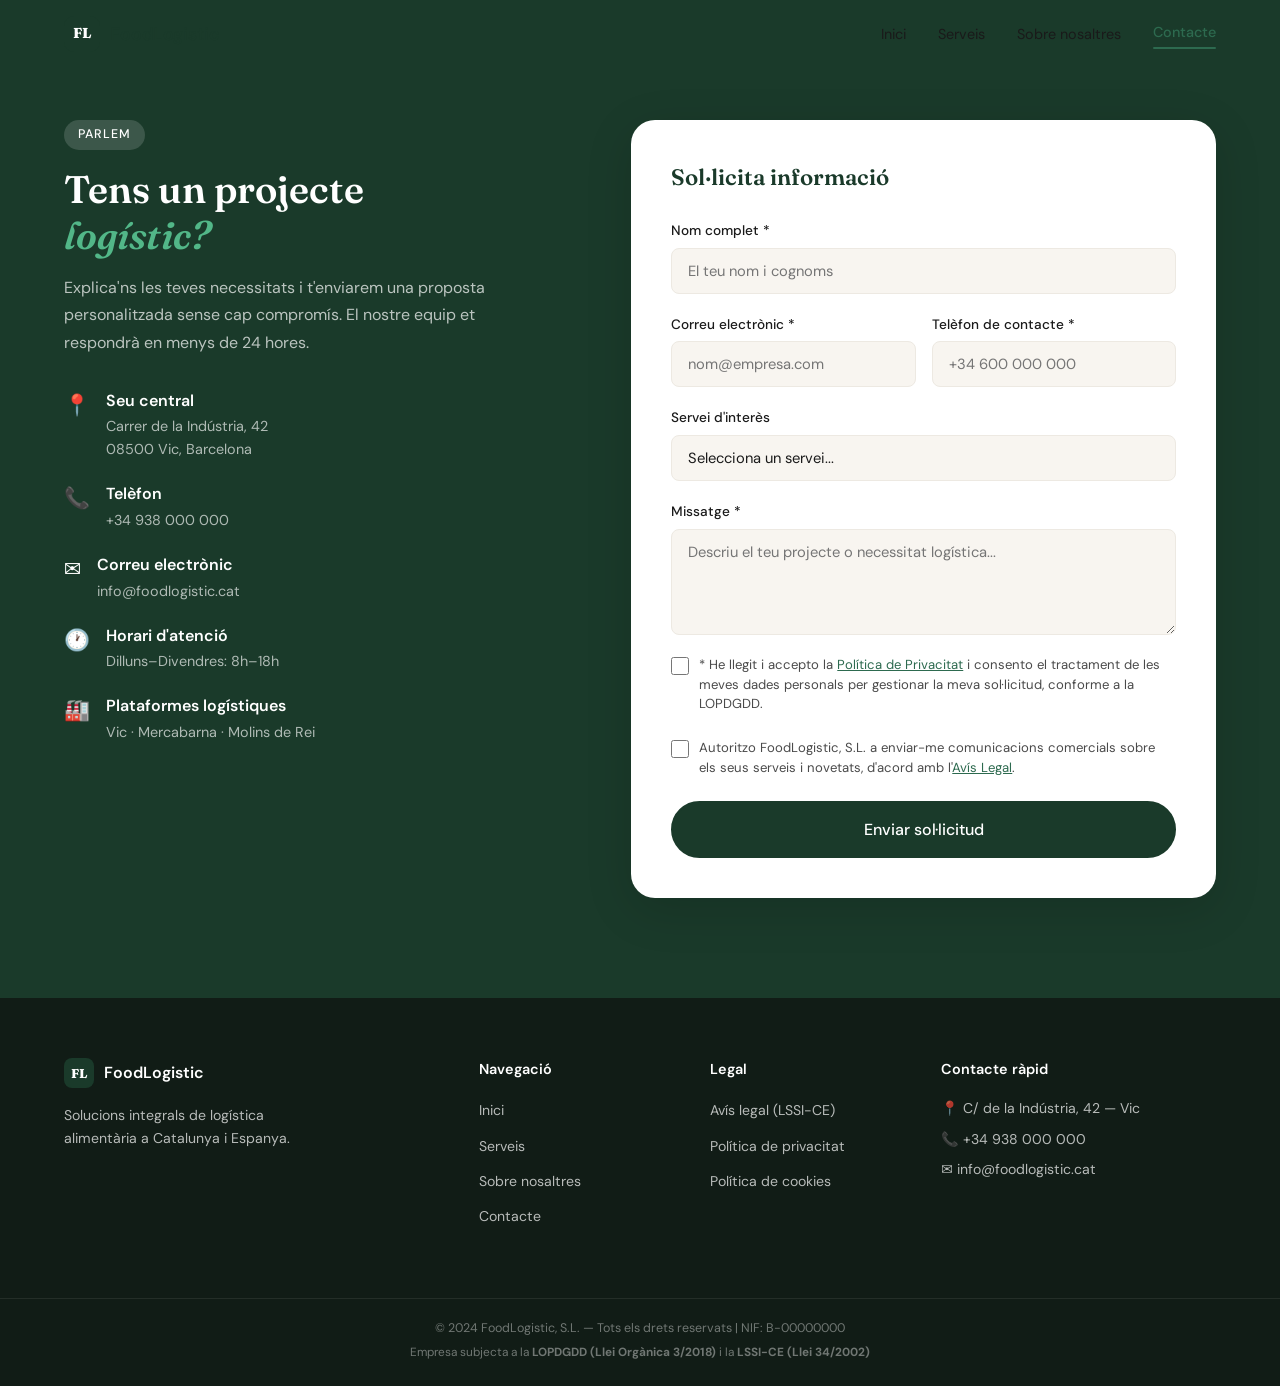
<file: docs/contacte.html>
<!DOCTYPE html>
<html lang="ca">
<head>
  <meta charset="UTF-8"/>
  <meta name="viewport" content="width=device-width, initial-scale=1.0"/>
  <title>Contacte — FoodLogistic</title>
  <meta name="description" content="Contacta amb FoodLogistic. Omple el formulari i t'enviarem una proposta personalitzada per als teus serveis logístics alimentaris."/>
  <link rel="stylesheet" href="styles.css"/>
  <link href="https://fonts.googleapis.com/css2?family=Fraunces:ital,opsz,wght@0,9..144,300;0,9..144,600;0,9..144,800;1,9..144,400&family=DM+Sans:wght@300;400;500&display=swap" rel="stylesheet"/>
</head>
<body>

  <header class="nav-header scrolled" id="navHeader">
    <nav class="nav-inner">
      <a href="index.html" class="nav-logo">
        <span class="logo-mark">FL</span>
        <span class="logo-text">FoodLogistic</span>
      </a>
      <ul class="nav-links">
        <li><a href="index.html">Inici</a></li>
        <li><a href="serveis.html">Serveis</a></li>
        <li><a href="sobre-nosaltres.html">Sobre nosaltres</a></li>
        <li><a href="contacte.html" class="active">Contacte</a></li>
      </ul>
      <button class="nav-toggle" aria-label="Obrir menú" onclick="toggleMenu()">
        <span></span><span></span><span></span>
      </button>
    </nav>
    <div class="mobile-menu" id="mobileMenu">
      <ul>
        <li><a href="index.html" onclick="toggleMenu()">Inici</a></li>
        <li><a href="serveis.html" onclick="toggleMenu()">Serveis</a></li>
        <li><a href="sobre-nosaltres.html" onclick="toggleMenu()">Sobre nosaltres</a></li>
        <li><a href="contacte.html" onclick="toggleMenu()">Contacte</a></li>
      </ul>
    </div>
  </header>

  <section class="contacte" style="padding-top:120px; min-height:100vh;">
    <div class="container contacte-inner">
      <div class="contacte-info">
        <span class="section-tag light">Parlem</span>
        <h1 style="font-family:var(--font-display);font-size:clamp(1.8rem,3vw,2.5rem);font-weight:600;line-height:1.2;margin-bottom:1rem;">Tens un projecte<br/><em style="font-style:italic;color:var(--green-light);">logístic?</em></h1>
        <p style="color:rgba(255,255,255,0.7);line-height:1.7;margin-bottom:2rem;">Explica'ns les teves necessitats i t'enviarem una proposta personalitzada sense cap compromís. El nostre equip et respondrà en menys de 24 hores.</p>
        <div class="contacte-dades">
          <div class="dada">
            <span>📍</span>
            <div>
              <strong>Seu central</strong>
              <p>Carrer de la Indústria, 42<br/>08500 Vic, Barcelona</p>
            </div>
          </div>
          <div class="dada">
            <span>📞</span>
            <div>
              <strong>Telèfon</strong>
              <p>+34 938 000 000</p>
            </div>
          </div>
          <div class="dada">
            <span>✉️</span>
            <div>
              <strong>Correu electrònic</strong>
              <p>info@foodlogistic.cat</p>
            </div>
          </div>
          <div class="dada">
            <span>🕐</span>
            <div>
              <strong>Horari d'atenció</strong>
              <p>Dilluns–Divendres: 8h–18h</p>
            </div>
          </div>
          <div class="dada">
            <span>🏭</span>
            <div>
              <strong>Plataformes logístiques</strong>
              <p>Vic · Mercabarna · Molins de Rei</p>
            </div>
          </div>
        </div>
      </div>

      <div class="contacte-form-wrap">
        <form class="contacte-form" onsubmit="handleSubmit(event)">
          <h2 style="font-family:var(--font-display);font-size:1.4rem;font-weight:600;color:var(--green-dark);margin-bottom:1.5rem;">Sol·licita informació</h2>

          <div class="form-group">
            <label for="nom">Nom complet *</label>
            <input type="text" id="nom" name="nom" placeholder="El teu nom i cognoms" required/>
          </div>

          <div class="form-row">
            <div class="form-group">
              <label for="email">Correu electrònic *</label>
              <input type="email" id="email" name="email" placeholder="nom@empresa.com" required/>
            </div>
            <div class="form-group">
              <label for="telefon">Telèfon de contacte *</label>
              <input type="tel" id="telefon" name="telefon" placeholder="+34 600 000 000" required/>
            </div>
          </div>

          <div class="form-group">
            <label for="servei">Servei d'interès</label>
            <select id="servei" name="servei">
              <option value="">Selecciona un servei...</option>
              <option value="transport-fred">Transport en fred</option>
              <option value="emmagatzematge">Emmagatzematge</option>
              <option value="distribucio">Distribució last mile</option>
              <option value="tracabilitat">Traçabilitat i control</option>
              <option value="sostenible">Logística sostenible</option>
              <option value="normatiu">Compliment normatiu</option>
              <option value="altres">Altres</option>
            </select>
          </div>

          <div class="form-group">
            <label for="missatge">Missatge *</label>
            <textarea id="missatge" name="missatge" rows="4" placeholder="Descriu el teu projecte o necessitat logística..." required></textarea>
          </div>

          <div class="form-check">
            <input type="checkbox" id="privacitat" name="privacitat" required/>
            <label for="privacitat">* He llegit i accepto la <a href="politica-privacitat.html">Política de Privacitat</a> i consento el tractament de les meves dades personals per gestionar la meva sol·licitud, conforme a la LOPDGDD.</label>
          </div>

          <div class="form-check">
            <input type="checkbox" id="comunicacions" name="comunicacions"/>
            <label for="comunicacions">Autoritzo FoodLogistic, S.L. a enviar-me comunicacions comercials sobre els seus serveis i novetats, d'acord amb l'<a href="avis-legal.html">Avís Legal</a>.</label>
          </div>

          <button type="submit" class="btn-primary full-width">Enviar sol·licitud</button>

          <div class="form-success" id="formSuccess">
            ✅ Missatge enviat correctament. Ens posarem en contacte en menys de 24h.
          </div>
        </form>
      </div>
    </div>
  </section>

  <footer class="footer">
    <div class="container footer-inner">
      <div class="footer-brand">
        <div style="display:flex;align-items:center;gap:10px;margin-bottom:0.5rem;">
          <span class="logo-mark small">FL</span>
          <span class="logo-text" style="color:white;font-weight:600;">FoodLogistic</span>
        </div>
        <p>Solucions integrals de logística alimentària a Catalunya i Espanya.</p>
      </div>
      <div class="footer-links">
        <h4>Navegació</h4>
        <ul>
          <li><a href="index.html">Inici</a></li>
          <li><a href="serveis.html">Serveis</a></li>
          <li><a href="sobre-nosaltres.html">Sobre nosaltres</a></li>
          <li><a href="contacte.html">Contacte</a></li>
        </ul>
      </div>
      <div class="footer-links">
        <h4>Legal</h4>
        <ul>
          <li><a href="avis-legal.html">Avís legal (LSSI-CE)</a></li>
          <li><a href="politica-privacitat.html">Política de privacitat</a></li>
          <li><a href="politica-cookies.html">Política de cookies</a></li>
        </ul>
      </div>
      <div class="footer-contact">
        <h4>Contacte ràpid</h4>
        <p>📍 C/ de la Indústria, 42 — Vic</p>
        <p>📞 +34 938 000 000</p>
        <p>✉️ info@foodlogistic.cat</p>
      </div>
    </div>
    <div class="footer-bottom">
      <p>© 2024 FoodLogistic, S.L. — Tots els drets reservats | NIF: B-00000000</p>
      <p class="footer-legal-note">Empresa subjecta a la <strong>LOPDGDD (Llei Orgànica 3/2018)</strong> i la <strong>LSSI-CE (Llei 34/2002)</strong></p>
    </div>
  </footer>

  <script>
    window.addEventListener('scroll',()=>document.getElementById('navHeader').classList.toggle('scrolled',window.scrollY>40));
    function toggleMenu(){document.getElementById('mobileMenu').classList.toggle('open');}
    function handleSubmit(e){
      e.preventDefault();
      const btn = e.target.querySelector('button[type="submit"]');
      btn.textContent = 'Enviant...';
      btn.disabled = true;
      setTimeout(()=>{
        document.getElementById('formSuccess').style.display='block';
        e.target.reset();
        btn.textContent = 'Enviar sol·licitud';
        btn.disabled = false;
        setTimeout(()=>document.getElementById('formSuccess').style.display='none',5000);
      },800);
    }
    window.addEventListener('DOMContentLoaded',()=>{
      document.querySelectorAll('.dada').forEach(el=>{el.classList.add('reveal');new IntersectionObserver(([e])=>{if(e.isIntersecting)e.target.classList.add('visible');},{threshold:0.1}).observe(el);});
    });
  </script>
  <!-- Default Statcounter code for T02
https://joel7911.github.io/web-corporativa/index.html -->
<script type="text/javascript">
var sc_project=13223698; 
var sc_invisible=1; 
var sc_security="e6fc2001"; 
</script>
<script type="text/javascript"
src="https://www.statcounter.com/counter/counter.js" async></script>
<noscript><div class="statcounter"><a title="Web Analytics"
href="https://statcounter.com/" target="_blank"><img class="statcounter"
src="https://c.statcounter.com/13223698/0/e6fc2001/1/" alt="Web Analytics"
referrerPolicy="no-referrer-when-downgrade"></a></div></noscript>
<!-- End of Statcounter Code -->
</body>
</html>
</file>
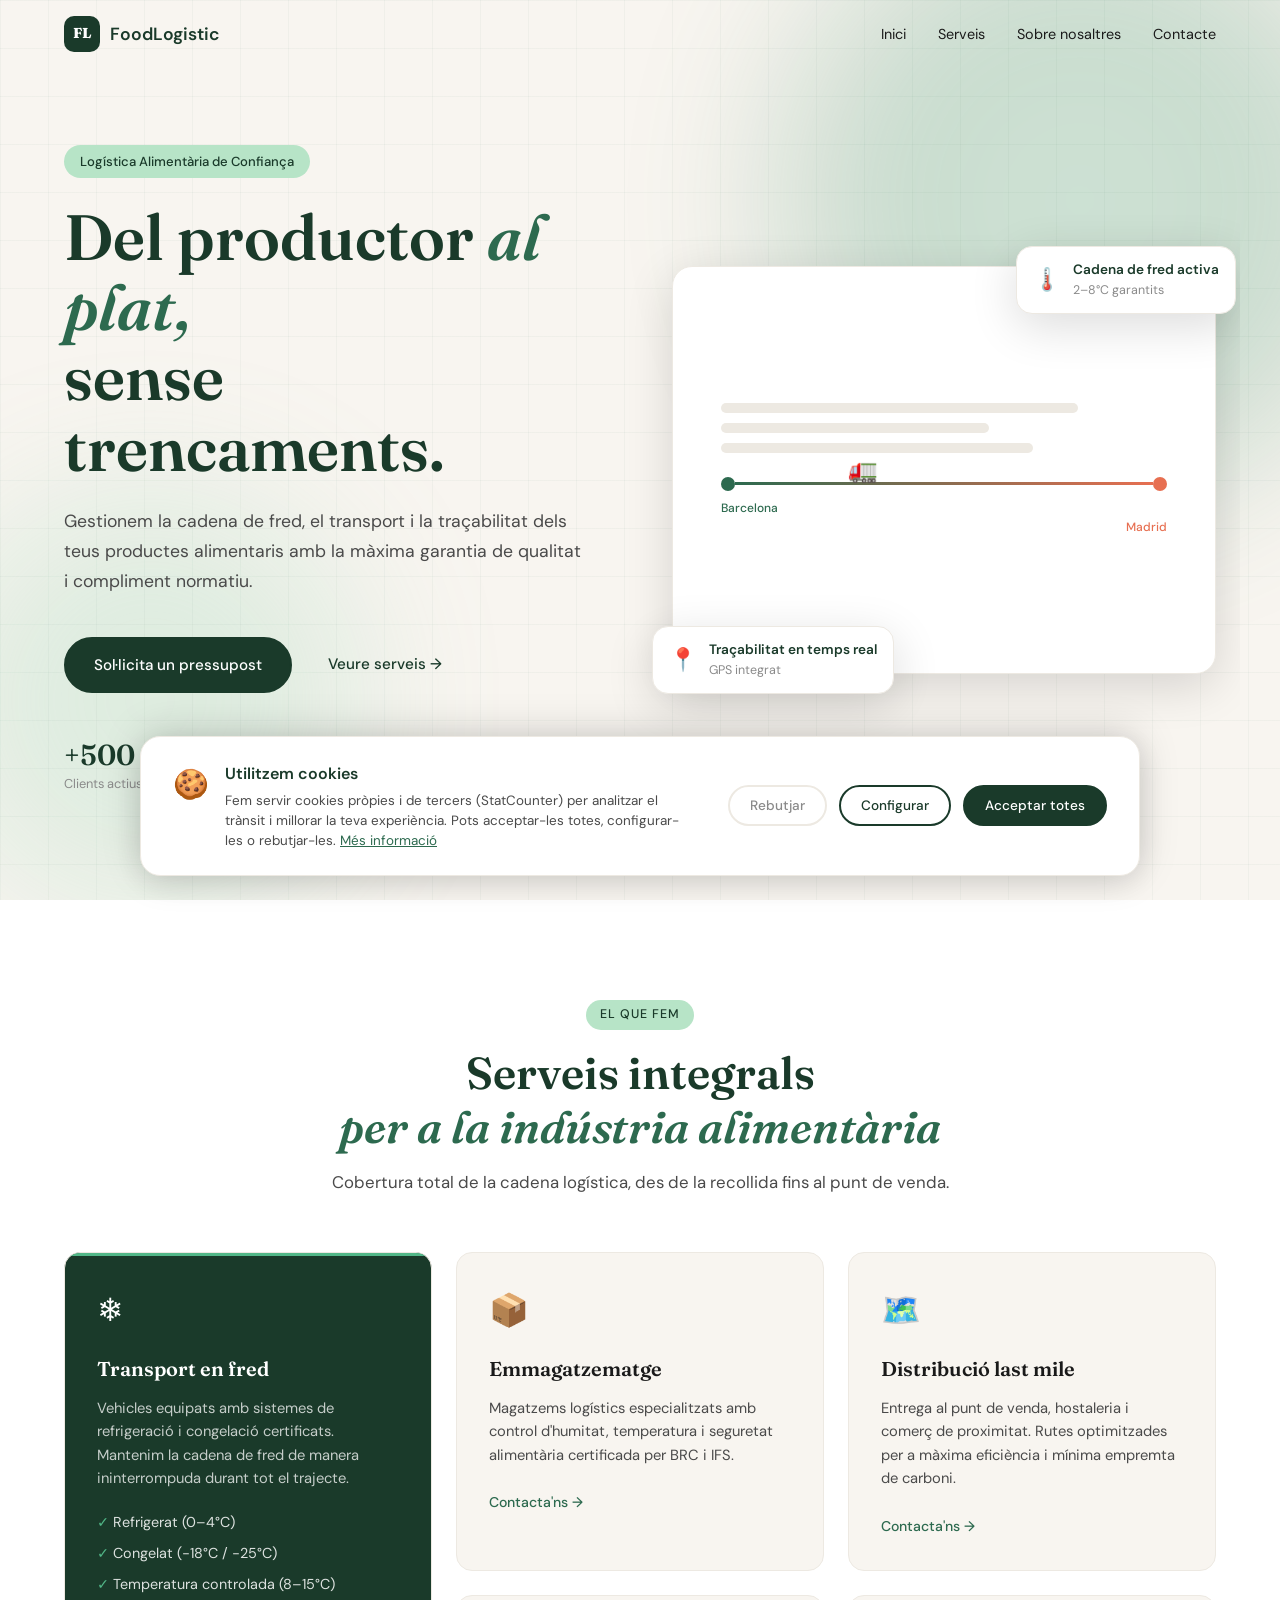
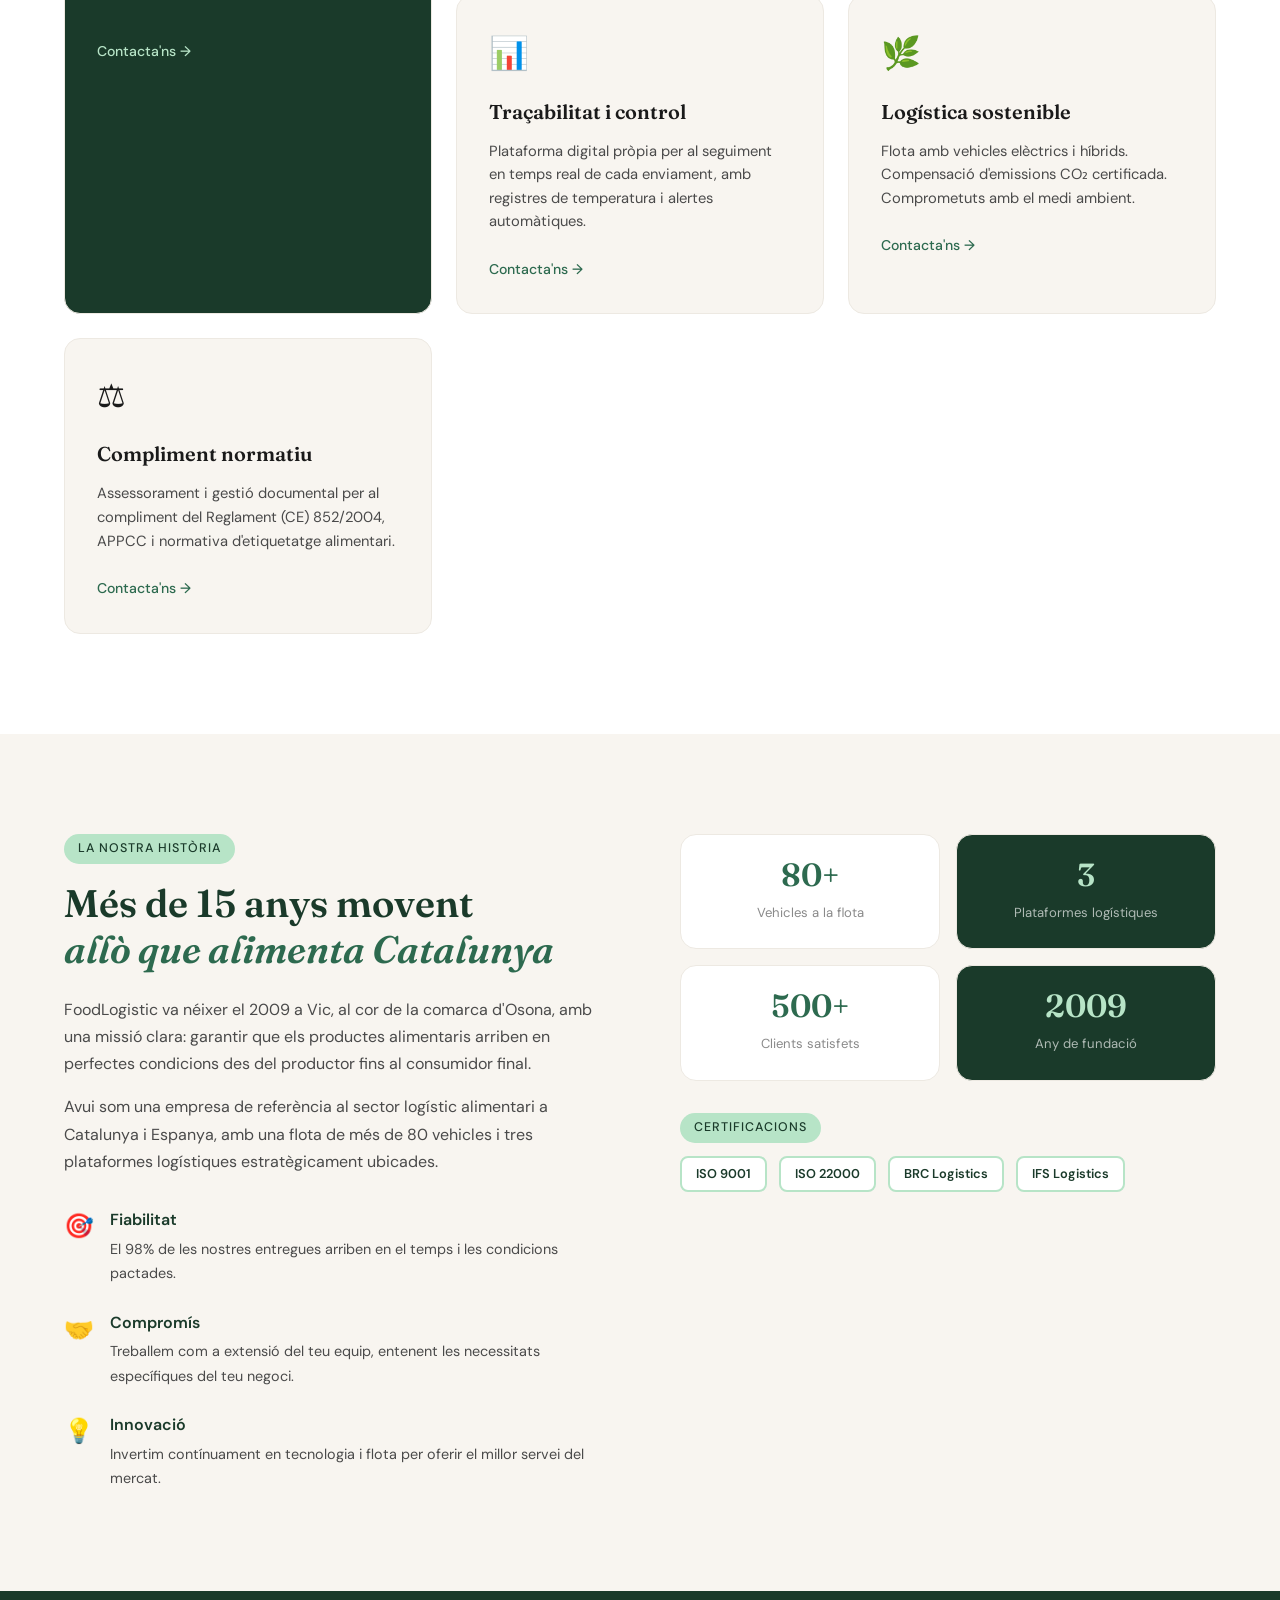
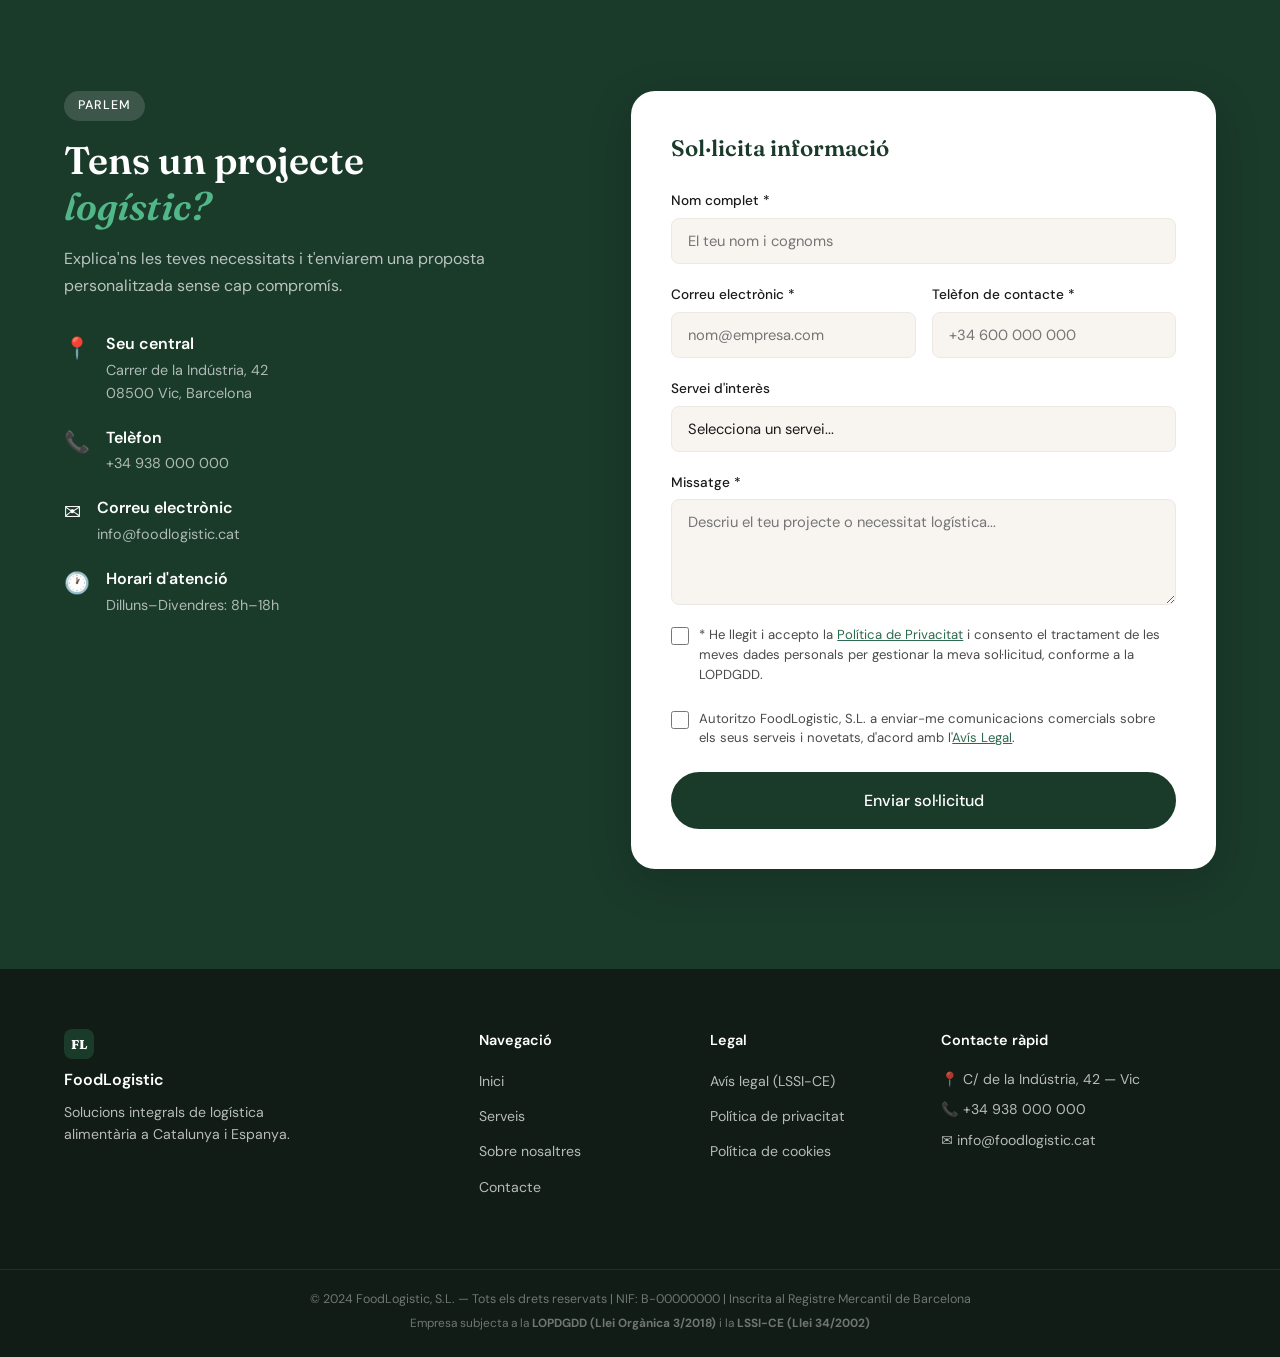
<file: Docs/index (1).html>
<!DOCTYPE html>
<html lang="ca">
<head>
  <meta charset="UTF-8" />
  <meta name="viewport" content="width=device-width, initial-scale=1.0"/>
  <title>FoodLogistic — Solucions de Transport Alimentari</title>
  <meta name="description" content="FoodLogistic ofereix solucions integrals de transport i logística per a la indústria alimentària. Qualitat, rapidesa i traçabilitat garantides."/>
  <link rel="stylesheet" href="styles.css"/>
  <link href="https://fonts.googleapis.com/css2?family=Fraunces:ital,opsz,wght@0,9..144,300;0,9..144,600;0,9..144,800;1,9..144,400&family=DM+Sans:wght@300;400;500&display=swap" rel="stylesheet"/>
</head>
<body>

  <!-- NAV -->
  <header class="nav-header">
    <nav class="nav-inner">
      <a href="#inici" class="nav-logo">
        <span class="logo-mark">FL</span>
        <span class="logo-text">FoodLogistic</span>
      </a>
      <ul class="nav-links">
        <li><a href="#inici">Inici</a></li>
        <li><a href="#serveis">Serveis</a></li>
        <li><a href="#sobre-nosaltres">Sobre nosaltres</a></li>
        <li><a href="#contacte">Contacte</a></li>
      </ul>
      <button class="nav-toggle" aria-label="Obrir menú" onclick="toggleMenu()">
        <span></span><span></span><span></span>
      </button>
    </nav>
    <div class="mobile-menu" id="mobileMenu">
      <ul>
        <li><a href="#inici" onclick="toggleMenu()">Inici</a></li>
        <li><a href="#serveis" onclick="toggleMenu()">Serveis</a></li>
        <li><a href="#sobre-nosaltres" onclick="toggleMenu()">Sobre nosaltres</a></li>
        <li><a href="#contacte" onclick="toggleMenu()">Contacte</a></li>
      </ul>
    </div>
  </header>

  <!-- HERO -->
  <section class="hero" id="inici">
    <div class="hero-bg">
      <div class="hero-blob blob1"></div>
      <div class="hero-blob blob2"></div>
      <div class="hero-grid"></div>
    </div>
    <div class="hero-content">
      <span class="hero-pill">Logística Alimentària de Confiança</span>
      <h1 class="hero-title">Del productor <em>al plat,</em><br/>sense trencaments.</h1>
      <p class="hero-sub">Gestionem la cadena de fred, el transport i la traçabilitat dels teus productes alimentaris amb la màxima garantia de qualitat i compliment normatiu.</p>
      <div class="hero-cta">
        <a href="#contacte" class="btn-primary">Sol·licita un pressupost</a>
        <a href="#serveis" class="btn-ghost">Veure serveis →</a>
      </div>
      <div class="hero-stats">
        <div class="stat"><strong>+500</strong><span>Clients actius</span></div>
        <div class="stat-divider"></div>
        <div class="stat"><strong>98%</strong><span>Entregues a temps</span></div>
        <div class="stat-divider"></div>
        <div class="stat"><strong>15 anys</strong><span>d'experiència</span></div>
      </div>
    </div>
    <div class="hero-visual">
      <div class="hero-card card-float">
        <div class="card-icon">🌡️</div>
        <div>
          <strong>Cadena de fred activa</strong>
          <p>2–8°C garantits</p>
        </div>
      </div>
      <div class="hero-card card-float2">
        <div class="card-icon">📍</div>
        <div>
          <strong>Traçabilitat en temps real</strong>
          <p>GPS integrat</p>
        </div>
      </div>
      <div class="hero-mockup">
        <div class="mockup-inner">
          <div class="mockup-line l1"></div>
          <div class="mockup-line l2"></div>
          <div class="mockup-line l3"></div>
          <div class="mockup-route">
            <div class="route-dot origin"></div>
            <div class="route-path"></div>
            <div class="route-dot dest"></div>
          </div>
          <div class="mockup-label origin-lbl">Barcelona</div>
          <div class="mockup-label dest-lbl">Madrid</div>
          <div class="truck-icon">🚛</div>
        </div>
      </div>
    </div>
  </section>

  <!-- SERVEIS -->
  <section class="serveis" id="serveis">
    <div class="container">
      <div class="section-header">
        <span class="section-tag">El que fem</span>
        <h2>Serveis integrals<br/><em>per a la indústria alimentària</em></h2>
        <p>Cobertura total de la cadena logística, des de la recollida fins al punt de venda.</p>
      </div>
      <div class="serveis-grid">
        <div class="servei-card featured">
          <div class="servei-icon">❄️</div>
          <h3>Transport en fred</h3>
          <p>Vehicles equipats amb sistemes de refrigeració i congelació certificats. Mantenim la cadena de fred de manera ininterrompuda durant tot el trajecte.</p>
          <ul>
            <li>Refrigerat (0–4°C)</li>
            <li>Congelat (−18°C / −25°C)</li>
            <li>Temperatura controlada (8–15°C)</li>
          </ul>
          <a href="#contacte" class="servei-link">Contacta'ns →</a>
        </div>
        <div class="servei-card">
          <div class="servei-icon">📦</div>
          <h3>Emmagatzematge</h3>
          <p>Magatzems logístics especialitzats amb control d'humitat, temperatura i seguretat alimentària certificada per BRC i IFS.</p>
          <a href="#contacte" class="servei-link">Contacta'ns →</a>
        </div>
        <div class="servei-card">
          <div class="servei-icon">🗺️</div>
          <h3>Distribució last mile</h3>
          <p>Entrega al punt de venda, hostaleria i comerç de proximitat. Rutes optimitzades per a màxima eficiència i mínima empremta de carboni.</p>
          <a href="#contacte" class="servei-link">Contacta'ns →</a>
        </div>
        <div class="servei-card">
          <div class="servei-icon">📊</div>
          <h3>Traçabilitat i control</h3>
          <p>Plataforma digital pròpia per al seguiment en temps real de cada enviament, amb registres de temperatura i alertes automàtiques.</p>
          <a href="#contacte" class="servei-link">Contacta'ns →</a>
        </div>
        <div class="servei-card">
          <div class="servei-icon">🌿</div>
          <h3>Logística sostenible</h3>
          <p>Flota amb vehicles elèctrics i híbrids. Compensació d'emissions CO₂ certificada. Comprometuts amb el medi ambient.</p>
          <a href="#contacte" class="servei-link">Contacta'ns →</a>
        </div>
        <div class="servei-card">
          <div class="servei-icon">⚖️</div>
          <h3>Compliment normatiu</h3>
          <p>Assessorament i gestió documental per al compliment del Reglament (CE) 852/2004, APPCC i normativa d'etiquetatge alimentari.</p>
          <a href="#contacte" class="servei-link">Contacta'ns →</a>
        </div>
      </div>
    </div>
  </section>

  <!-- SOBRE NOSALTRES -->
  <section class="sobre" id="sobre-nosaltres">
    <div class="container sobre-inner">
      <div class="sobre-text">
        <span class="section-tag">La nostra història</span>
        <h2>Més de 15 anys movent<br/><em>allò que alimenta Catalunya</em></h2>
        <p>FoodLogistic va néixer el 2009 a Vic, al cor de la comarca d'Osona, amb una missió clara: garantir que els productes alimentaris arriben en perfectes condicions des del productor fins al consumidor final.</p>
        <p>Avui som una empresa de referència al sector logístic alimentari a Catalunya i Espanya, amb una flota de més de 80 vehicles i tres plataformes logístiques estratègicament ubicades.</p>
        <div class="sobre-valors">
          <div class="valor">
            <span class="valor-icon">🎯</span>
            <div>
              <strong>Fiabilitat</strong>
              <p>El 98% de les nostres entregues arriben en el temps i les condicions pactades.</p>
            </div>
          </div>
          <div class="valor">
            <span class="valor-icon">🤝</span>
            <div>
              <strong>Compromís</strong>
              <p>Treballem com a extensió del teu equip, entenent les necessitats específiques del teu negoci.</p>
            </div>
          </div>
          <div class="valor">
            <span class="valor-icon">💡</span>
            <div>
              <strong>Innovació</strong>
              <p>Invertim contínuament en tecnologia i flota per oferir el millor servei del mercat.</p>
            </div>
          </div>
        </div>
      </div>
      <div class="sobre-visual">
        <div class="sobre-numbers">
          <div class="number-card">
            <strong>80+</strong>
            <span>Vehicles a la flota</span>
          </div>
          <div class="number-card accent">
            <strong>3</strong>
            <span>Plataformes logístiques</span>
          </div>
          <div class="number-card">
            <strong>500+</strong>
            <span>Clients satisfets</span>
          </div>
          <div class="number-card accent">
            <strong>2009</strong>
            <span>Any de fundació</span>
          </div>
        </div>
        <div class="certificacions">
          <span class="section-tag" style="margin-bottom:0.8rem;display:inline-block;">Certificacions</span>
          <div class="cert-badges">
            <div class="cert-badge">ISO 9001</div>
            <div class="cert-badge">ISO 22000</div>
            <div class="cert-badge">BRC Logistics</div>
            <div class="cert-badge">IFS Logistics</div>
          </div>
        </div>
      </div>
    </div>
  </section>

  <!-- CONTACTE -->
  <section class="contacte" id="contacte">
    <div class="container contacte-inner">
      <div class="contacte-info">
        <span class="section-tag light">Parlem</span>
        <h2>Tens un projecte<br/><em>logístic?</em></h2>
        <p>Explica'ns les teves necessitats i t'enviarem una proposta personalitzada sense cap compromís.</p>
        <div class="contacte-dades">
          <div class="dada">
            <span>📍</span>
            <div>
              <strong>Seu central</strong>
              <p>Carrer de la Indústria, 42<br/>08500 Vic, Barcelona</p>
            </div>
          </div>
          <div class="dada">
            <span>📞</span>
            <div>
              <strong>Telèfon</strong>
              <p>+34 938 000 000</p>
            </div>
          </div>
          <div class="dada">
            <span>✉️</span>
            <div>
              <strong>Correu electrònic</strong>
              <p>info@foodlogistic.cat</p>
            </div>
          </div>
          <div class="dada">
            <span>🕐</span>
            <div>
              <strong>Horari d'atenció</strong>
              <p>Dilluns–Divendres: 8h–18h</p>
            </div>
          </div>
        </div>
      </div>
      <div class="contacte-form-wrap">
        <form class="contacte-form" onsubmit="handleSubmit(event)">
          <h3>Sol·licita informació</h3>
          <div class="form-group">
            <label for="nom">Nom complet *</label>
            <input type="text" id="nom" name="nom" placeholder="El teu nom i cognoms" required/>
          </div>
          <div class="form-row">
            <div class="form-group">
              <label for="email">Correu electrònic *</label>
              <input type="email" id="email" name="email" placeholder="nom@empresa.com" required/>
            </div>
            <div class="form-group">
              <label for="telefon">Telèfon de contacte *</label>
              <input type="tel" id="telefon" name="telefon" placeholder="+34 600 000 000" required/>
            </div>
          </div>
          <div class="form-group">
            <label for="servei">Servei d'interès</label>
            <select id="servei" name="servei">
              <option value="">Selecciona un servei...</option>
              <option value="transport-fred">Transport en fred</option>
              <option value="emmagatzematge">Emmagatzematge</option>
              <option value="distribucio">Distribució last mile</option>
              <option value="tracabilitat">Traçabilitat i control</option>
              <option value="altres">Altres</option>
            </select>
          </div>
          <div class="form-group">
            <label for="missatge">Missatge *</label>
            <textarea id="missatge" name="missatge" rows="4" placeholder="Descriu el teu projecte o necessitat logística..." required></textarea>
          </div>
          <div class="form-check">
            <input type="checkbox" id="privacitat" name="privacitat" required/>
            <label for="privacitat">* He llegit i accepto la <a href="politica-privacitat.html">Política de Privacitat</a> i consento el tractament de les meves dades personals per gestionar la meva sol·licitud, conforme a la LOPDGDD.</label>
          </div>
          <div class="form-check">
            <input type="checkbox" id="comunicacions" name="comunicacions"/>
            <label for="comunicacions">Autoritzo FoodLogistic, S.L. a enviar-me comunicacions comercials sobre els seus serveis i novetats, d'acord amb l'<a href="avis-legal.html">Avís Legal</a>.</label>
          </div>
          <button type="submit" class="btn-primary full-width">Enviar sol·licitud</button>
          <div class="form-success" id="formSuccess">
            ✅ Missatge enviat correctament. Ens posarem en contacte en menys de 24h.
          </div>
        </form>
      </div>
    </div>
  </section>

  <!-- FOOTER -->
  <footer class="footer">
    <div class="container footer-inner">
      <div class="footer-brand">
        <span class="logo-mark small">FL</span>
        <span class="logo-text">FoodLogistic</span>
        <p>Solucions integrals de logística alimentària a Catalunya i Espanya.</p>
      </div>
      <div class="footer-links">
        <h4>Navegació</h4>
        <ul>
          <li><a href="#inici">Inici</a></li>
          <li><a href="#serveis">Serveis</a></li>
          <li><a href="#sobre-nosaltres">Sobre nosaltres</a></li>
          <li><a href="#contacte">Contacte</a></li>
        </ul>
      </div>
      <div class="footer-links">
        <h4>Legal</h4>
        <ul>
          <li><a href="avis-legal.html">Avís legal (LSSI-CE)</a></li>
          <li><a href="politica-privacitat.html">Política de privacitat</a></li>
          <li><a href="politica-cookies.html">Política de cookies</a></li>
        </ul>
      </div>
      <div class="footer-contact">
        <h4>Contacte ràpid</h4>
        <p>📍 C/ de la Indústria, 42 — Vic</p>
        <p>📞 +34 938 000 000</p>
        <p>✉️ info@foodlogistic.cat</p>
      </div>
    </div>
    <div class="footer-bottom">
      <p>© 2024 FoodLogistic, S.L. — Tots els drets reservats | NIF: B-00000000 | Inscrita al Registre Mercantil de Barcelona</p>
      <p class="footer-legal-note">Empresa subjecta a la <strong>LOPDGDD (Llei Orgànica 3/2018)</strong> i la <strong>LSSI-CE (Llei 34/2002)</strong></p>
    </div>
  </footer>

  <script>
    // Nav scroll effect
    window.addEventListener('scroll', () => {
      const header = document.querySelector('.nav-header');
      header.classList.toggle('scrolled', window.scrollY > 40);
    });

    // Mobile menu
    function toggleMenu() {
      document.getElementById('mobileMenu').classList.toggle('open');
    }

    // Smooth scroll
    document.querySelectorAll('a[href^="#"]').forEach(a => {
      a.addEventListener('click', e => {
        e.preventDefault();
        const target = document.querySelector(a.getAttribute('href'));
        if (target) target.scrollIntoView({ behavior: 'smooth', block: 'start' });
      });
    });

    // Form submit
    function handleSubmit(e) {
      e.preventDefault();
      document.getElementById('formSuccess').style.display = 'block';
      e.target.reset();
      setTimeout(() => {
        document.getElementById('formSuccess').style.display = 'none';
      }, 5000);
    }

    // Scroll reveal
    const observer = new IntersectionObserver((entries) => {
      entries.forEach(entry => {
        if (entry.isIntersecting) entry.target.classList.add('visible');
      });
    }, { threshold: 0.1 });

    document.querySelectorAll('.servei-card, .valor, .number-card, .dada').forEach(el => {
      el.classList.add('reveal');
      observer.observe(el);
    });
  </script>

  <!-- BANNER DE COOKIES -->
  <div class="cookie-banner" id="cookieBanner">
    <div class="cookie-content">
      <div class="cookie-text">
        <span class="cookie-icon">🍪</span>
        <div>
          <strong>Utilitzem cookies</strong>
          <p>Fem servir cookies pròpies i de tercers (StatCounter) per analitzar el trànsit i millorar la teva experiència. Pots acceptar-les totes, configurar-les o rebutjar-les. <a href="politica-cookies.html">Més informació</a></p>
        </div>
      </div>
      <div class="cookie-actions">
        <button class="cookie-btn reject" onclick="rejectCookies()">Rebutjar</button>
        <button class="cookie-btn config" onclick="window.location.href='politica-cookies.html'">Configurar</button>
        <button class="cookie-btn accept" onclick="acceptCookies()">Acceptar totes</button>
      </div>
    </div>
  </div>

  <script>
    // Cookie banner
    function setCookie(name, value, days) {
      const d = new Date();
      d.setTime(d.getTime() + (days * 24 * 60 * 60 * 1000));
      document.cookie = name + '=' + value + ';expires=' + d.toUTCString() + ';path=/';
    }
    function getCookie(name) {
      const ca = document.cookie.split(';');
      for (let c of ca) {
        c = c.trim();
        if (c.startsWith(name + '=')) return c.substring(name.length + 1);
      }
      return '';
    }
    function acceptCookies() {
      setCookie('cookieConsent', 'accepted', 365);
      document.getElementById('cookieBanner').classList.remove('visible');
    }
    function rejectCookies() {
      setCookie('cookieConsent', 'rejected', 365);
      document.getElementById('cookieBanner').classList.remove('visible');
    }
    window.addEventListener('DOMContentLoaded', () => {
      if (!getCookie('cookieConsent')) {
        setTimeout(() => document.getElementById('cookieBanner').classList.add('visible'), 800);
      }
    });
  </script>

  <!-- STATCOUNTER: col·loca aquí el codi de StatCounter -->
  <!-- Exemple:
  <script type="text/javascript">
  var sc_project=XXXXXXX;
  var sc_invisible=1;
  var sc_security="XXXXXXXX";
  </script>
  <script type="text/javascript" src="https://www.statcounter.com/counter/counter.js" async></script>
  -->

</body>
</html>
</file>
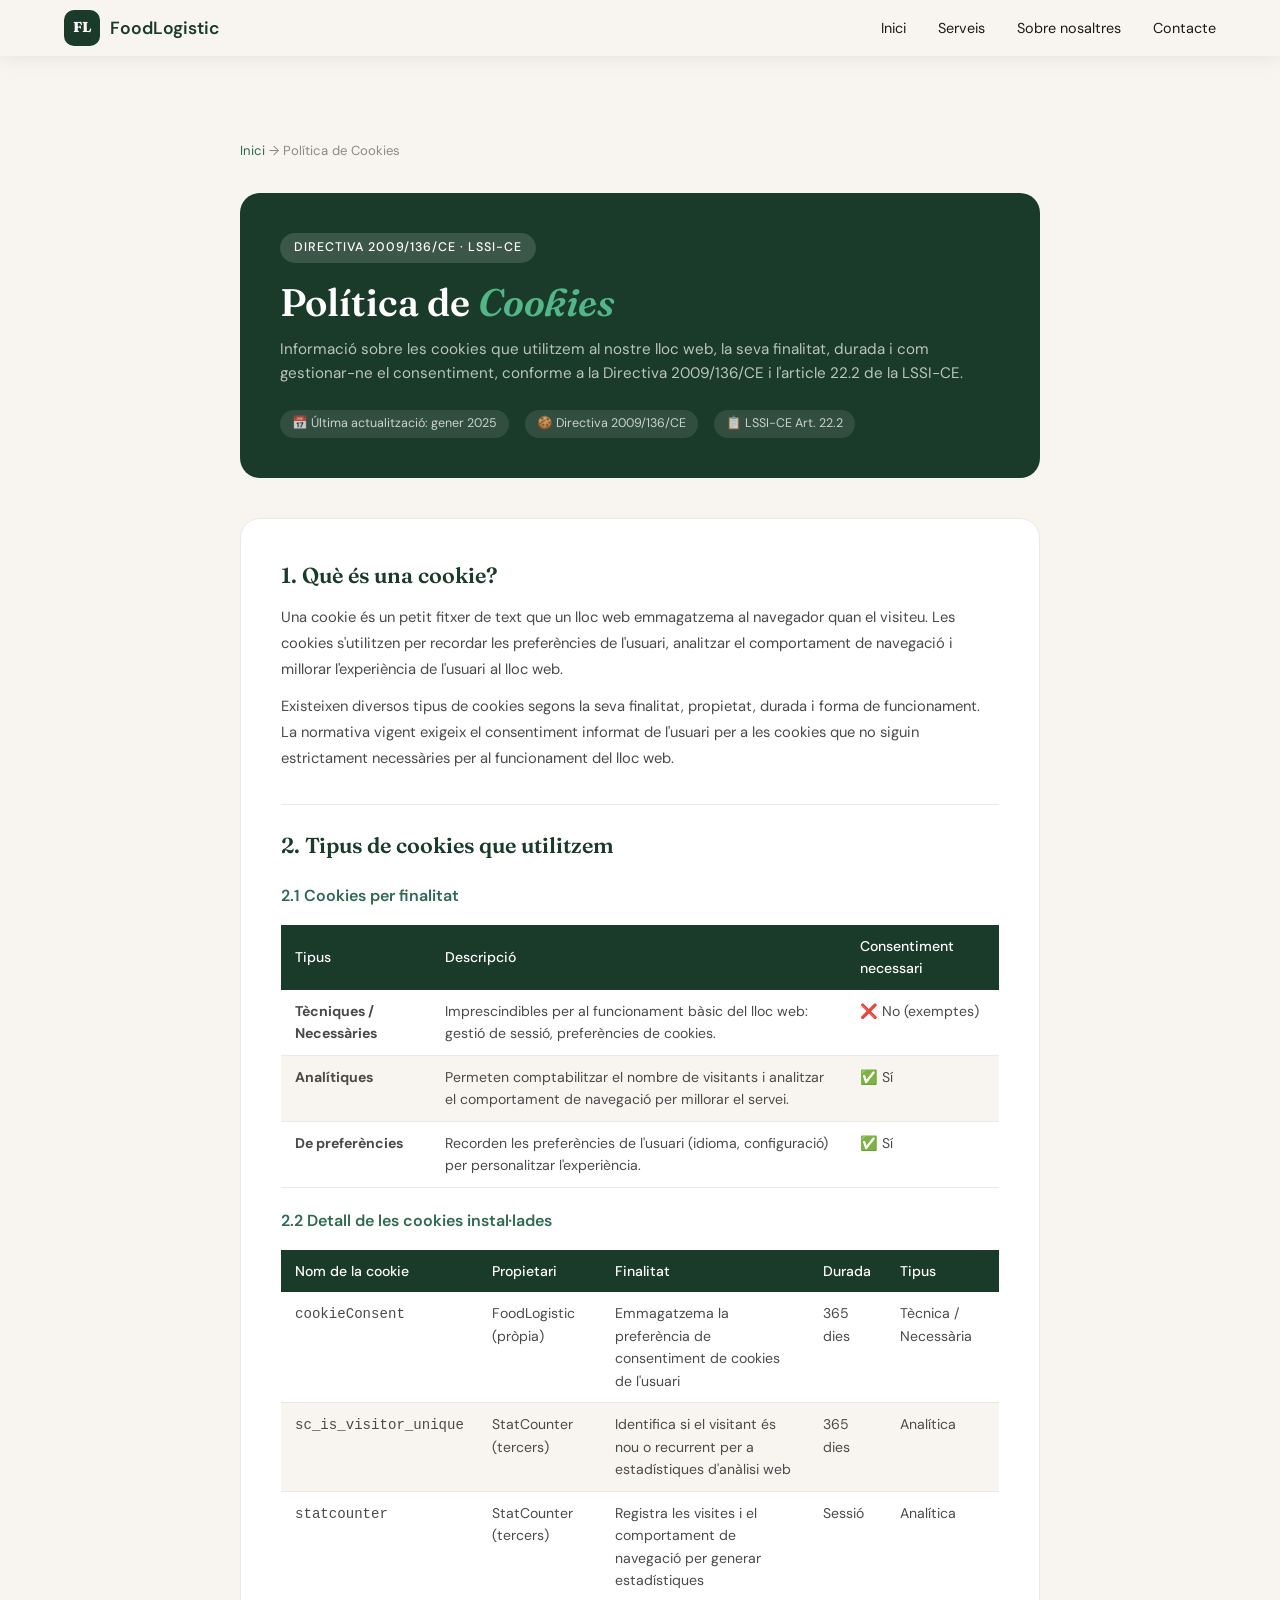
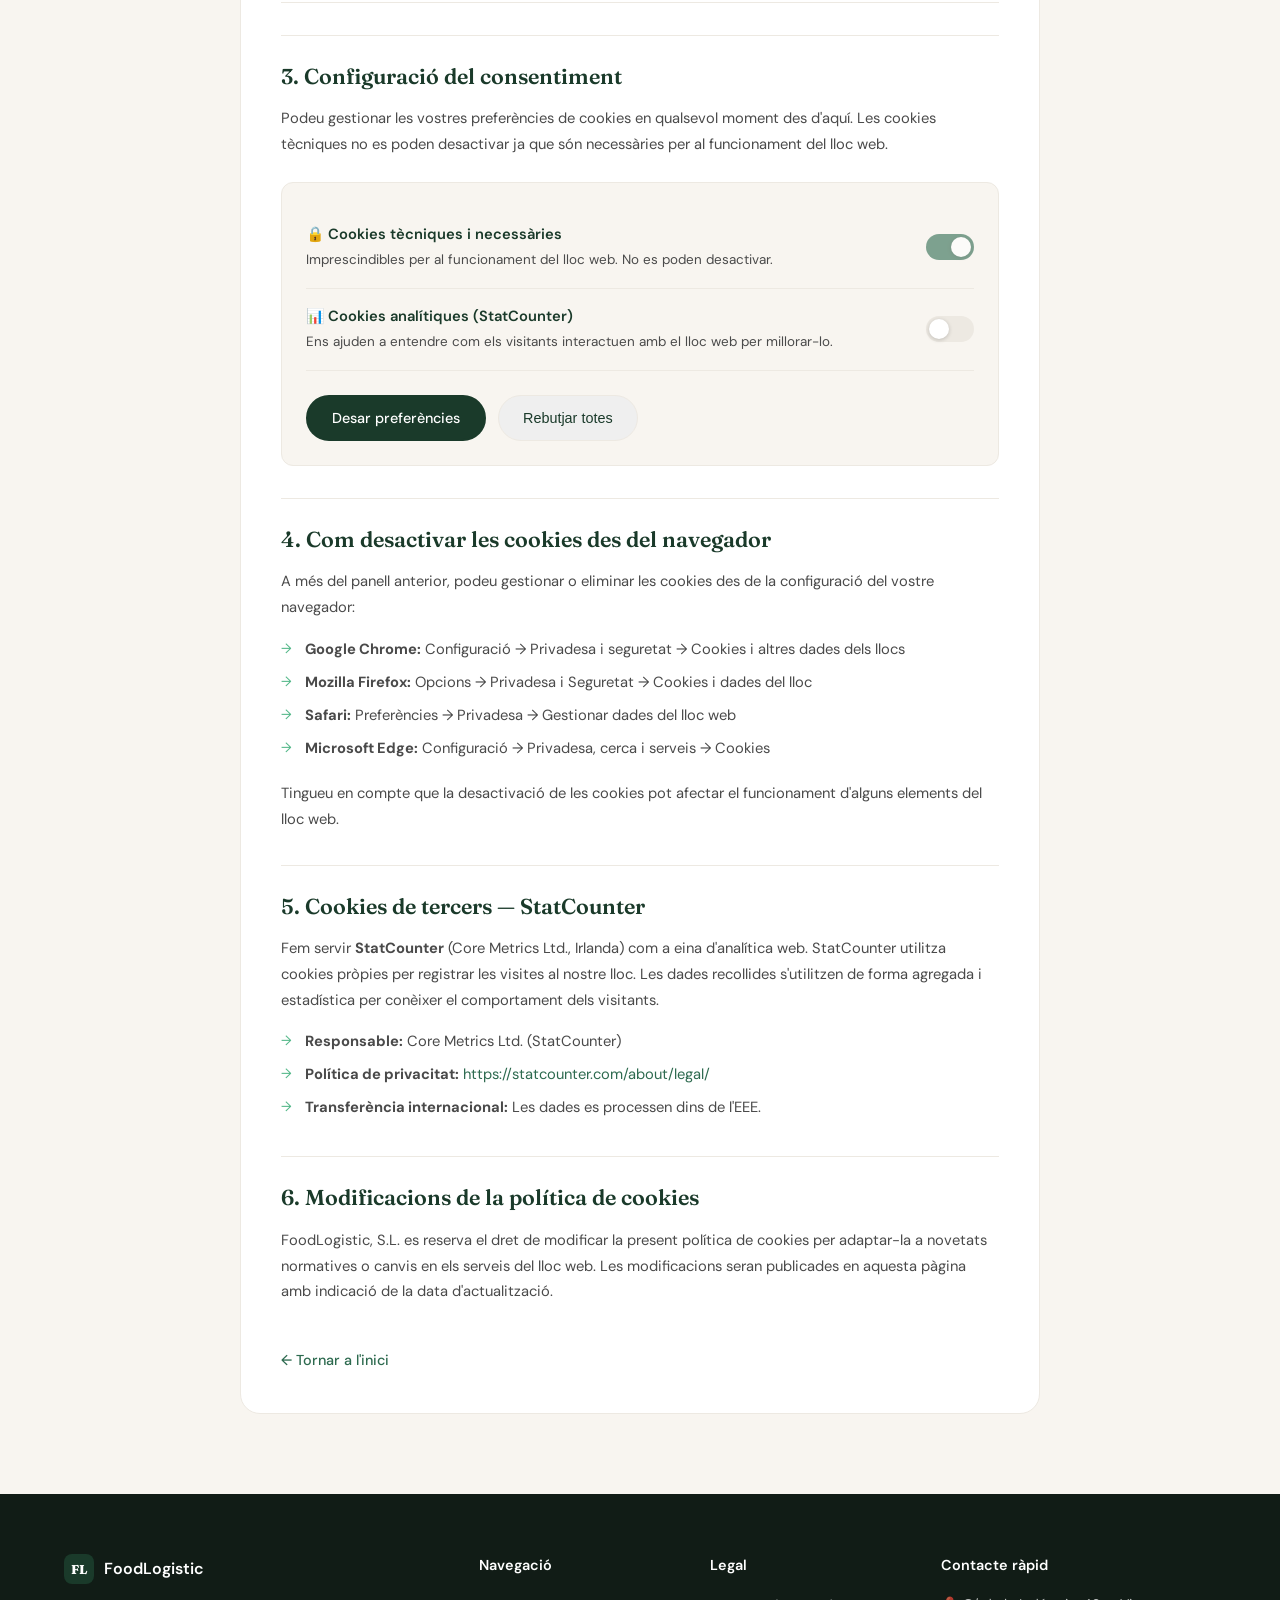
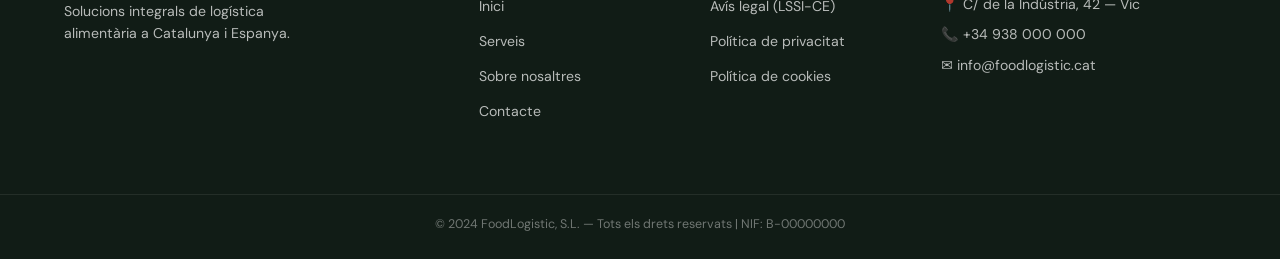
<file: docs/politica-cookies (1).html>
<!DOCTYPE html>
<html lang="ca">
<head>
  <meta charset="UTF-8"/>
  <meta name="viewport" content="width=device-width, initial-scale=1.0"/>
  <title>Política de Cookies — FoodLogistic</title>
  <meta name="robots" content="noindex, follow"/>
  <link rel="stylesheet" href="styles.css"/>
  <link href="https://fonts.googleapis.com/css2?family=Fraunces:ital,opsz,wght@0,9..144,300;0,9..144,600;0,9..144,800;1,9..144,400&family=DM+Sans:wght@300;400;500&display=swap" rel="stylesheet"/>
</head>
<body>

  <!-- NAV -->
  <header class="nav-header scrolled">
    <nav class="nav-inner">
      <a href="index.html" class="nav-logo">
        <span class="logo-mark">FL</span>
        <span class="logo-text">FoodLogistic</span>
      </a>
      <ul class="nav-links">
        <li><a href="index.html#inici">Inici</a></li>
        <li><a href="index.html#serveis">Serveis</a></li>
        <li><a href="index.html#sobre-nosaltres">Sobre nosaltres</a></li>
        <li><a href="index.html#contacte">Contacte</a></li>
      </ul>
      <button class="nav-toggle" aria-label="Obrir menú" onclick="toggleMenu()">
        <span></span><span></span><span></span>
      </button>
    </nav>
    <div class="mobile-menu" id="mobileMenu">
      <ul>
        <li><a href="index.html">Inici</a></li>
        <li><a href="index.html#serveis">Serveis</a></li>
        <li><a href="index.html#sobre-nosaltres">Sobre nosaltres</a></li>
        <li><a href="index.html#contacte">Contacte</a></li>
      </ul>
    </div>
  </header>

  <main class="legal-page">
    <div class="legal-container">

      <p class="breadcrumb"><a href="index.html">Inici</a> → Política de Cookies</p>

      <div class="legal-hero">
        <span class="section-tag light">Directiva 2009/136/CE · LSSI-CE</span>
        <h1>Política de <em>Cookies</em></h1>
        <p>Informació sobre les cookies que utilitzem al nostre lloc web, la seva finalitat, durada i com gestionar-ne el consentiment, conforme a la Directiva 2009/136/CE i l'article 22.2 de la LSSI-CE.</p>
        <div class="legal-meta">
          <span>📅 Última actualització: gener 2025</span>
          <span>🍪 Directiva 2009/136/CE</span>
          <span>📋 LSSI-CE Art. 22.2</span>
        </div>
      </div>

      <div class="legal-body">

        <h2>1. Què és una cookie?</h2>
        <p>Una cookie és un petit fitxer de text que un lloc web emmagatzema al navegador quan el visiteu. Les cookies s'utilitzen per recordar les preferències de l'usuari, analitzar el comportament de navegació i millorar l'experiència de l'usuari al lloc web.</p>
        <p>Existeixen diversos tipus de cookies segons la seva finalitat, propietat, durada i forma de funcionament. La normativa vigent exigeix el consentiment informat de l'usuari per a les cookies que no siguin estrictament necessàries per al funcionament del lloc web.</p>

        <h2>2. Tipus de cookies que utilitzem</h2>

        <h3>2.1 Cookies per finalitat</h3>
        <table>
          <thead>
            <tr>
              <th>Tipus</th>
              <th>Descripció</th>
              <th>Consentiment necessari</th>
            </tr>
          </thead>
          <tbody>
            <tr>
              <td><strong>Tècniques / Necessàries</strong></td>
              <td>Imprescindibles per al funcionament bàsic del lloc web: gestió de sessió, preferències de cookies.</td>
              <td>❌ No (exemptes)</td>
            </tr>
            <tr>
              <td><strong>Analítiques</strong></td>
              <td>Permeten comptabilitzar el nombre de visitants i analitzar el comportament de navegació per millorar el servei.</td>
              <td>✅ Sí</td>
            </tr>
            <tr>
              <td><strong>De preferències</strong></td>
              <td>Recorden les preferències de l'usuari (idioma, configuració) per personalitzar l'experiència.</td>
              <td>✅ Sí</td>
            </tr>
          </tbody>
        </table>

        <h3>2.2 Detall de les cookies instal·lades</h3>
        <table>
          <thead>
            <tr>
              <th>Nom de la cookie</th>
              <th>Propietari</th>
              <th>Finalitat</th>
              <th>Durada</th>
              <th>Tipus</th>
            </tr>
          </thead>
          <tbody>
            <tr>
              <td><code>cookieConsent</code></td>
              <td>FoodLogistic (pròpia)</td>
              <td>Emmagatzema la preferència de consentiment de cookies de l'usuari</td>
              <td>365 dies</td>
              <td>Tècnica / Necessària</td>
            </tr>
            <tr>
              <td><code>sc_is_visitor_unique</code></td>
              <td>StatCounter (tercers)</td>
              <td>Identifica si el visitant és nou o recurrent per a estadístiques d'anàlisi web</td>
              <td>365 dies</td>
              <td>Analítica</td>
            </tr>
            <tr>
              <td><code>statcounter</code></td>
              <td>StatCounter (tercers)</td>
              <td>Registra les visites i el comportament de navegació per generar estadístiques</td>
              <td>Sessió</td>
              <td>Analítica</td>
            </tr>
          </tbody>
        </table>

        <h2>3. Configuració del consentiment</h2>
        <p>Podeu gestionar les vostres preferències de cookies en qualsevol moment des d'aquí. Les cookies tècniques no es poden desactivar ja que són necessàries per al funcionament del lloc web.</p>

        <div style="margin: 1.5rem 0; padding: 1.5rem; background: var(--cream); border-radius: 12px; border: 1px solid var(--cream-dark);">

          <div class="cookie-toggle-row">
            <div class="cookie-toggle-info">
              <strong>🔒 Cookies tècniques i necessàries</strong>
              <p>Imprescindibles per al funcionament del lloc web. No es poden desactivar.</p>
            </div>
            <label class="cookie-toggle">
              <input type="checkbox" checked disabled/>
              <span class="slider"></span>
            </label>
          </div>

          <div class="cookie-toggle-row">
            <div class="cookie-toggle-info">
              <strong>📊 Cookies analítiques (StatCounter)</strong>
              <p>Ens ajuden a entendre com els visitants interactuen amb el lloc web per millorar-lo.</p>
            </div>
            <label class="cookie-toggle">
              <input type="checkbox" id="toggleAnalitiques" onchange="updateConsent('analytics', this.checked)"/>
              <span class="slider"></span>
            </label>
          </div>

          <div style="display:flex; gap:0.75rem; margin-top:1.5rem; flex-wrap:wrap;">
            <button class="btn-primary" onclick="savePreferences()" style="padding:12px 24px; font-size:0.9rem;">Desar preferències</button>
            <button class="btn-ghost" onclick="rejectAll()" style="padding:12px 24px; font-size:0.9rem; border: 1.5px solid var(--cream-dark); border-radius:50px;">Rebutjar totes</button>
          </div>
          <div id="savedMsg" style="display:none; margin-top:1rem; padding:10px 16px; background:#d8f3dc; color:var(--green-dark); border-radius:8px; font-size:0.88rem; font-weight:500;">
            ✅ Preferències desades correctament.
          </div>
        </div>

        <h2>4. Com desactivar les cookies des del navegador</h2>
        <p>A més del panell anterior, podeu gestionar o eliminar les cookies des de la configuració del vostre navegador:</p>
        <ul>
          <li><strong>Google Chrome:</strong> Configuració → Privadesa i seguretat → Cookies i altres dades dels llocs</li>
          <li><strong>Mozilla Firefox:</strong> Opcions → Privadesa i Seguretat → Cookies i dades del lloc</li>
          <li><strong>Safari:</strong> Preferències → Privadesa → Gestionar dades del lloc web</li>
          <li><strong>Microsoft Edge:</strong> Configuració → Privadesa, cerca i serveis → Cookies</li>
        </ul>
        <p>Tingueu en compte que la desactivació de les cookies pot afectar el funcionament d'alguns elements del lloc web.</p>

        <h2>5. Cookies de tercers — StatCounter</h2>
        <p>Fem servir <strong>StatCounter</strong> (Core Metrics Ltd., Irlanda) com a eina d'analítica web. StatCounter utilitza cookies pròpies per registrar les visites al nostre lloc. Les dades recollides s'utilitzen de forma agregada i estadística per conèixer el comportament dels visitants.</p>
        <ul>
          <li><strong>Responsable:</strong> Core Metrics Ltd. (StatCounter)</li>
          <li><strong>Política de privacitat:</strong> <a href="https://statcounter.com/about/legal/" target="_blank" rel="noopener" style="color:var(--green-mid)">https://statcounter.com/about/legal/</a></li>
          <li><strong>Transferència internacional:</strong> Les dades es processen dins de l'EEE.</li>
        </ul>

        <h2>6. Modificacions de la política de cookies</h2>
        <p>FoodLogistic, S.L. es reserva el dret de modificar la present política de cookies per adaptar-la a novetats normatives o canvis en els serveis del lloc web. Les modificacions seran publicades en aquesta pàgina amb indicació de la data d'actualització.</p>

        <a href="index.html" class="legal-back">← Tornar a l'inici</a>
      </div>
    </div>
  </main>

  <footer class="footer">
    <div class="container footer-inner">
      <div class="footer-brand">
        <div class="nav-logo" style="margin-bottom:0.5rem;">
          <span class="logo-mark small">FL</span>
          <span class="logo-text">FoodLogistic</span>
        </div>
        <p>Solucions integrals de logística alimentària a Catalunya i Espanya.</p>
      </div>
      <div class="footer-links">
        <h4>Navegació</h4>
        <ul>
          <li><a href="index.html">Inici</a></li>
          <li><a href="index.html#serveis">Serveis</a></li>
          <li><a href="index.html#sobre-nosaltres">Sobre nosaltres</a></li>
          <li><a href="index.html#contacte">Contacte</a></li>
        </ul>
      </div>
      <div class="footer-links">
        <h4>Legal</h4>
        <ul>
          <li><a href="avis-legal.html">Avís legal (LSSI-CE)</a></li>
          <li><a href="politica-privacitat.html">Política de privacitat</a></li>
          <li><a href="politica-cookies.html">Política de cookies</a></li>
        </ul>
      </div>
      <div class="footer-contact">
        <h4>Contacte ràpid</h4>
        <p>📍 C/ de la Indústria, 42 — Vic</p>
        <p>📞 +34 938 000 000</p>
        <p>✉️ info@foodlogistic.cat</p>
      </div>
    </div>
    <div class="footer-bottom">
      <p>© 2024 FoodLogistic, S.L. — Tots els drets reservats | NIF: B-00000000</p>
    </div>
  </footer>

  <script>
    function toggleMenu() {
      document.getElementById('mobileMenu').classList.toggle('open');
    }

    function setCookie(name, value, days) {
      const d = new Date();
      d.setTime(d.getTime() + (days * 24 * 60 * 60 * 1000));
      document.cookie = name + '=' + value + ';expires=' + d.toUTCString() + ';path=/';
    }
    function getCookie(name) {
      const ca = document.cookie.split(';');
      for (let c of ca) {
        c = c.trim();
        if (c.startsWith(name + '=')) return c.substring(name.length + 1);
      }
      return '';
    }

    // Load current preferences
    window.addEventListener('DOMContentLoaded', () => {
      const consent = getCookie('cookieConsent');
      const analyticsToggle = document.getElementById('toggleAnalitiques');
      if (consent === 'accepted') analyticsToggle.checked = true;
      else if (consent === 'analytics-only') analyticsToggle.checked = true;
    });

    function updateConsent(type, value) { /* just tracks UI state */ }

    function savePreferences() {
      const analytics = document.getElementById('toggleAnalitiques').checked;
      setCookie('cookieConsent', analytics ? 'accepted' : 'rejected', 365);
      const msg = document.getElementById('savedMsg');
      msg.style.display = 'block';
      setTimeout(() => msg.style.display = 'none', 3000);
    }

    function rejectAll() {
      document.getElementById('toggleAnalitiques').checked = false;
      setCookie('cookieConsent', 'rejected', 365);
      const msg = document.getElementById('savedMsg');
      msg.textContent = '✅ Totes les cookies opcionals han estat rebutjades.';
      msg.style.display = 'block';
      setTimeout(() => { msg.style.display = 'none'; msg.textContent = '✅ Preferències desades correctament.'; }, 3000);
    }
  </script>
</body>
</html>
</file>
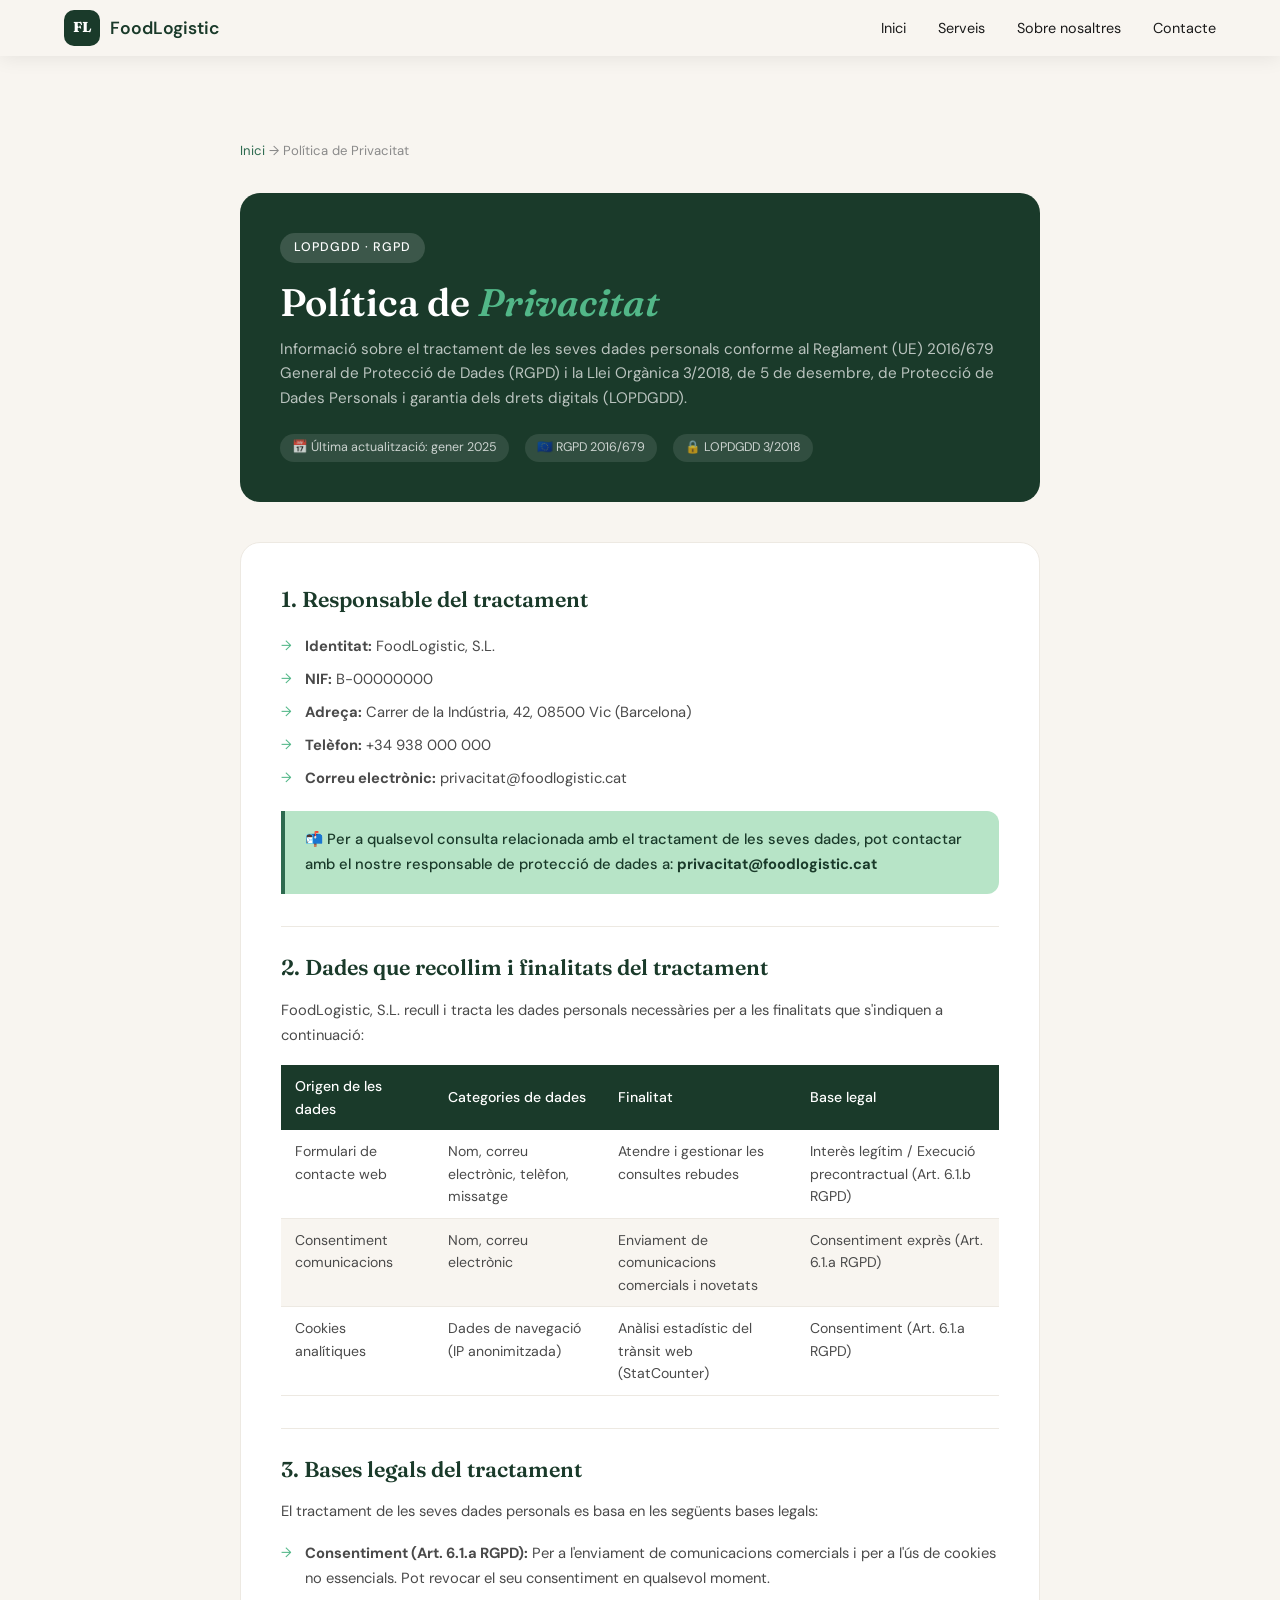
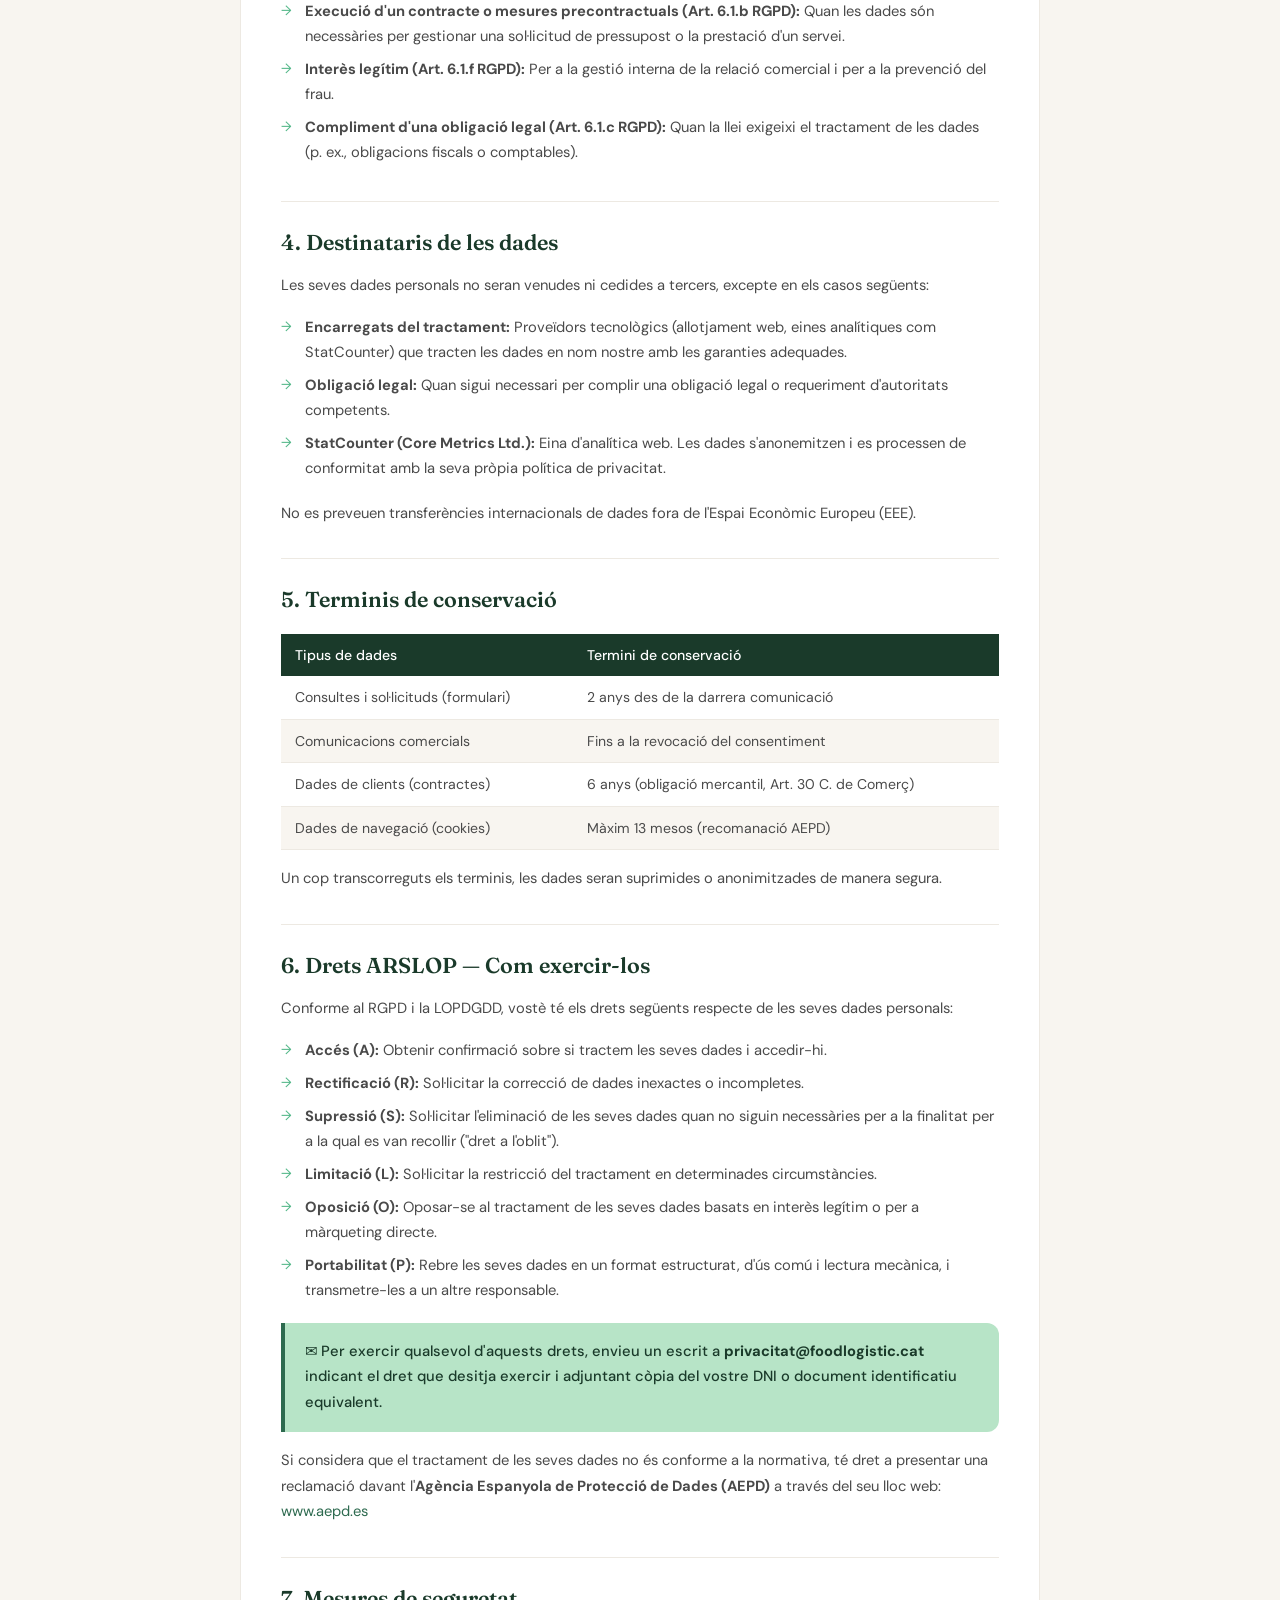
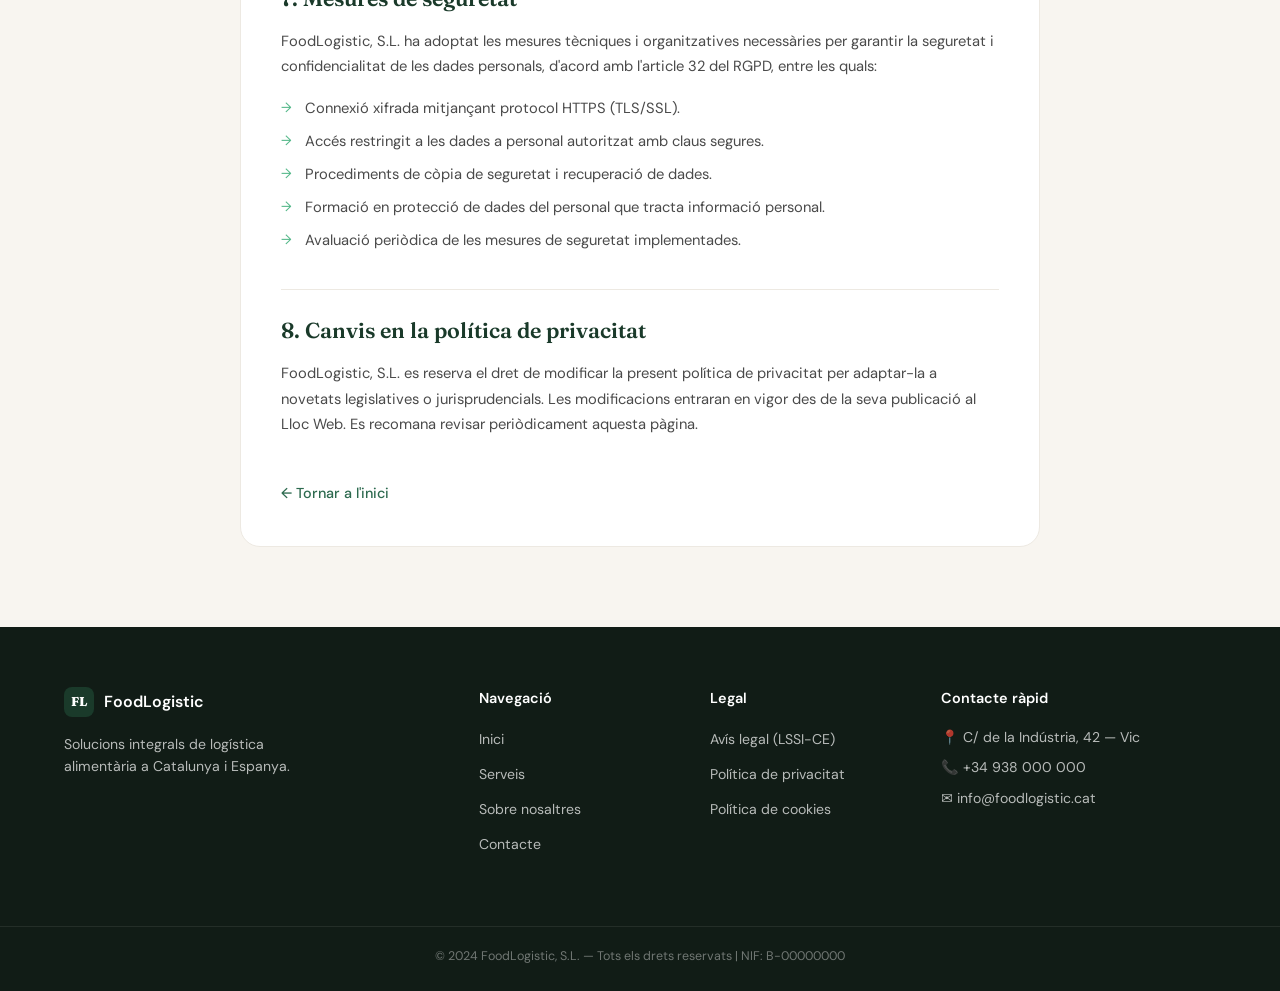
<file: docs/politica-privacitat.html>
<!DOCTYPE html>
<html lang="ca">
<head>
  <meta charset="UTF-8"/>
  <meta name="viewport" content="width=device-width, initial-scale=1.0"/>
  <title>Política de Privacitat — FoodLogistic</title>
  <meta name="robots" content="noindex, follow"/>
  <link rel="stylesheet" href="styles.css"/>
  <link href="https://fonts.googleapis.com/css2?family=Fraunces:ital,opsz,wght@0,9..144,300;0,9..144,600;0,9..144,800;1,9..144,400&family=DM+Sans:wght@300;400;500&display=swap" rel="stylesheet"/>
</head>
<body>

  <!-- NAV -->
  <header class="nav-header scrolled">
    <nav class="nav-inner">
      <a href="index.html" class="nav-logo">
        <span class="logo-mark">FL</span>
        <span class="logo-text">FoodLogistic</span>
      </a>
      <ul class="nav-links">
        <li><a href="index.html#inici">Inici</a></li>
        <li><a href="index.html#serveis">Serveis</a></li>
        <li><a href="index.html#sobre-nosaltres">Sobre nosaltres</a></li>
        <li><a href="index.html#contacte">Contacte</a></li>
      </ul>
      <button class="nav-toggle" aria-label="Obrir menú" onclick="toggleMenu()">
        <span></span><span></span><span></span>
      </button>
    </nav>
    <div class="mobile-menu" id="mobileMenu">
      <ul>
        <li><a href="index.html">Inici</a></li>
        <li><a href="index.html#serveis">Serveis</a></li>
        <li><a href="index.html#sobre-nosaltres">Sobre nosaltres</a></li>
        <li><a href="index.html#contacte">Contacte</a></li>
      </ul>
    </div>
  </header>

  <main class="legal-page">
    <div class="legal-container">

      <p class="breadcrumb"><a href="index.html">Inici</a> → Política de Privacitat</p>

      <div class="legal-hero">
        <span class="section-tag light">LOPDGDD · RGPD</span>
        <h1>Política de <em>Privacitat</em></h1>
        <p>Informació sobre el tractament de les seves dades personals conforme al Reglament (UE) 2016/679 General de Protecció de Dades (RGPD) i la Llei Orgànica 3/2018, de 5 de desembre, de Protecció de Dades Personals i garantia dels drets digitals (LOPDGDD).</p>
        <div class="legal-meta">
          <span>📅 Última actualització: gener 2025</span>
          <span>🇪🇺 RGPD 2016/679</span>
          <span>🔒 LOPDGDD 3/2018</span>
        </div>
      </div>

      <div class="legal-body">

        <h2>1. Responsable del tractament</h2>
        <ul>
          <li><strong>Identitat:</strong> FoodLogistic, S.L.</li>
          <li><strong>NIF:</strong> B-00000000</li>
          <li><strong>Adreça:</strong> Carrer de la Indústria, 42, 08500 Vic (Barcelona)</li>
          <li><strong>Telèfon:</strong> +34 938 000 000</li>
          <li><strong>Correu electrònic:</strong> privacitat@foodlogistic.cat</li>
        </ul>
        <div class="highlight-box">
          <p>📬 Per a qualsevol consulta relacionada amb el tractament de les seves dades, pot contactar amb el nostre responsable de protecció de dades a: <strong>privacitat@foodlogistic.cat</strong></p>
        </div>

        <h2>2. Dades que recollim i finalitats del tractament</h2>
        <p>FoodLogistic, S.L. recull i tracta les dades personals necessàries per a les finalitats que s'indiquen a continuació:</p>

        <table>
          <thead>
            <tr>
              <th>Origen de les dades</th>
              <th>Categories de dades</th>
              <th>Finalitat</th>
              <th>Base legal</th>
            </tr>
          </thead>
          <tbody>
            <tr>
              <td>Formulari de contacte web</td>
              <td>Nom, correu electrònic, telèfon, missatge</td>
              <td>Atendre i gestionar les consultes rebudes</td>
              <td>Interès legítim / Execució precontractual (Art. 6.1.b RGPD)</td>
            </tr>
            <tr>
              <td>Consentiment comunicacions</td>
              <td>Nom, correu electrònic</td>
              <td>Enviament de comunicacions comercials i novetats</td>
              <td>Consentiment exprès (Art. 6.1.a RGPD)</td>
            </tr>
            <tr>
              <td>Cookies analítiques</td>
              <td>Dades de navegació (IP anonimitzada)</td>
              <td>Anàlisi estadístic del trànsit web (StatCounter)</td>
              <td>Consentiment (Art. 6.1.a RGPD)</td>
            </tr>
          </tbody>
        </table>

        <h2>3. Bases legals del tractament</h2>
        <p>El tractament de les seves dades personals es basa en les següents bases legals:</p>
        <ul>
          <li><strong>Consentiment (Art. 6.1.a RGPD):</strong> Per a l'enviament de comunicacions comercials i per a l'ús de cookies no essencials. Pot revocar el seu consentiment en qualsevol moment.</li>
          <li><strong>Execució d'un contracte o mesures precontractuals (Art. 6.1.b RGPD):</strong> Quan les dades són necessàries per gestionar una sol·licitud de pressupost o la prestació d'un servei.</li>
          <li><strong>Interès legítim (Art. 6.1.f RGPD):</strong> Per a la gestió interna de la relació comercial i per a la prevenció del frau.</li>
          <li><strong>Compliment d'una obligació legal (Art. 6.1.c RGPD):</strong> Quan la llei exigeixi el tractament de les dades (p. ex., obligacions fiscals o comptables).</li>
        </ul>

        <h2>4. Destinataris de les dades</h2>
        <p>Les seves dades personals no seran venudes ni cedides a tercers, excepte en els casos següents:</p>
        <ul>
          <li><strong>Encarregats del tractament:</strong> Proveïdors tecnològics (allotjament web, eines analítiques com StatCounter) que tracten les dades en nom nostre amb les garanties adequades.</li>
          <li><strong>Obligació legal:</strong> Quan sigui necessari per complir una obligació legal o requeriment d'autoritats competents.</li>
          <li><strong>StatCounter (Core Metrics Ltd.):</strong> Eina d'analítica web. Les dades s'anonemitzen i es processen de conformitat amb la seva pròpia política de privacitat.</li>
        </ul>
        <p>No es preveuen transferències internacionals de dades fora de l'Espai Econòmic Europeu (EEE).</p>

        <h2>5. Terminis de conservació</h2>
        <table>
          <thead>
            <tr><th>Tipus de dades</th><th>Termini de conservació</th></tr>
          </thead>
          <tbody>
            <tr><td>Consultes i sol·licituds (formulari)</td><td>2 anys des de la darrera comunicació</td></tr>
            <tr><td>Comunicacions comercials</td><td>Fins a la revocació del consentiment</td></tr>
            <tr><td>Dades de clients (contractes)</td><td>6 anys (obligació mercantil, Art. 30 C. de Comerç)</td></tr>
            <tr><td>Dades de navegació (cookies)</td><td>Màxim 13 mesos (recomanació AEPD)</td></tr>
          </tbody>
        </table>
        <p>Un cop transcorreguts els terminis, les dades seran suprimides o anonimitzades de manera segura.</p>

        <h2>6. Drets ARSLOP — Com exercir-los</h2>
        <p>Conforme al RGPD i la LOPDGDD, vostè té els drets següents respecte de les seves dades personals:</p>
        <ul>
          <li><strong>Accés (A):</strong> Obtenir confirmació sobre si tractem les seves dades i accedir-hi.</li>
          <li><strong>Rectificació (R):</strong> Sol·licitar la correcció de dades inexactes o incompletes.</li>
          <li><strong>Supressió (S):</strong> Sol·licitar l'eliminació de les seves dades quan no siguin necessàries per a la finalitat per a la qual es van recollir ("dret a l'oblit").</li>
          <li><strong>Limitació (L):</strong> Sol·licitar la restricció del tractament en determinades circumstàncies.</li>
          <li><strong>Oposició (O):</strong> Oposar-se al tractament de les seves dades basats en interès legítim o per a màrqueting directe.</li>
          <li><strong>Portabilitat (P):</strong> Rebre les seves dades en un format estructurat, d'ús comú i lectura mecànica, i transmetre-les a un altre responsable.</li>
        </ul>
        <div class="highlight-box">
          <p>✉️ Per exercir qualsevol d'aquests drets, envieu un escrit a <strong>privacitat@foodlogistic.cat</strong> indicant el dret que desitja exercir i adjuntant còpia del vostre DNI o document identificatiu equivalent.</p>
        </div>
        <p>Si considera que el tractament de les seves dades no és conforme a la normativa, té dret a presentar una reclamació davant l'<strong>Agència Espanyola de Protecció de Dades (AEPD)</strong> a través del seu lloc web: <a href="https://www.aepd.es" target="_blank" rel="noopener" style="color:var(--green-mid)">www.aepd.es</a></p>

        <h2>7. Mesures de seguretat</h2>
        <p>FoodLogistic, S.L. ha adoptat les mesures tècniques i organitzatives necessàries per garantir la seguretat i confidencialitat de les dades personals, d'acord amb l'article 32 del RGPD, entre les quals:</p>
        <ul>
          <li>Connexió xifrada mitjançant protocol HTTPS (TLS/SSL).</li>
          <li>Accés restringit a les dades a personal autoritzat amb claus segures.</li>
          <li>Procediments de còpia de seguretat i recuperació de dades.</li>
          <li>Formació en protecció de dades del personal que tracta informació personal.</li>
          <li>Avaluació periòdica de les mesures de seguretat implementades.</li>
        </ul>

        <h2>8. Canvis en la política de privacitat</h2>
        <p>FoodLogistic, S.L. es reserva el dret de modificar la present política de privacitat per adaptar-la a novetats legislatives o jurisprudencials. Les modificacions entraran en vigor des de la seva publicació al Lloc Web. Es recomana revisar periòdicament aquesta pàgina.</p>

        <a href="index.html" class="legal-back">← Tornar a l'inici</a>
      </div>
    </div>
  </main>

  <footer class="footer">
    <div class="container footer-inner">
      <div class="footer-brand">
        <div class="nav-logo" style="margin-bottom:0.5rem;">
          <span class="logo-mark small">FL</span>
          <span class="logo-text">FoodLogistic</span>
        </div>
        <p>Solucions integrals de logística alimentària a Catalunya i Espanya.</p>
      </div>
      <div class="footer-links">
        <h4>Navegació</h4>
        <ul>
          <li><a href="index.html">Inici</a></li>
          <li><a href="index.html#serveis">Serveis</a></li>
          <li><a href="index.html#sobre-nosaltres">Sobre nosaltres</a></li>
          <li><a href="index.html#contacte">Contacte</a></li>
        </ul>
      </div>
      <div class="footer-links">
        <h4>Legal</h4>
        <ul>
          <li><a href="avis-legal.html">Avís legal (LSSI-CE)</a></li>
          <li><a href="politica-privacitat.html">Política de privacitat</a></li>
          <li><a href="politica-cookies.html">Política de cookies</a></li>
        </ul>
      </div>
      <div class="footer-contact">
        <h4>Contacte ràpid</h4>
        <p>📍 C/ de la Indústria, 42 — Vic</p>
        <p>📞 +34 938 000 000</p>
        <p>✉️ info@foodlogistic.cat</p>
      </div>
    </div>
    <div class="footer-bottom">
      <p>© 2024 FoodLogistic, S.L. — Tots els drets reservats | NIF: B-00000000</p>
    </div>
  </footer>

  <script>
    function toggleMenu() {
      document.getElementById('mobileMenu').classList.toggle('open');
    }
  </script>
</body>
</html>
</file>
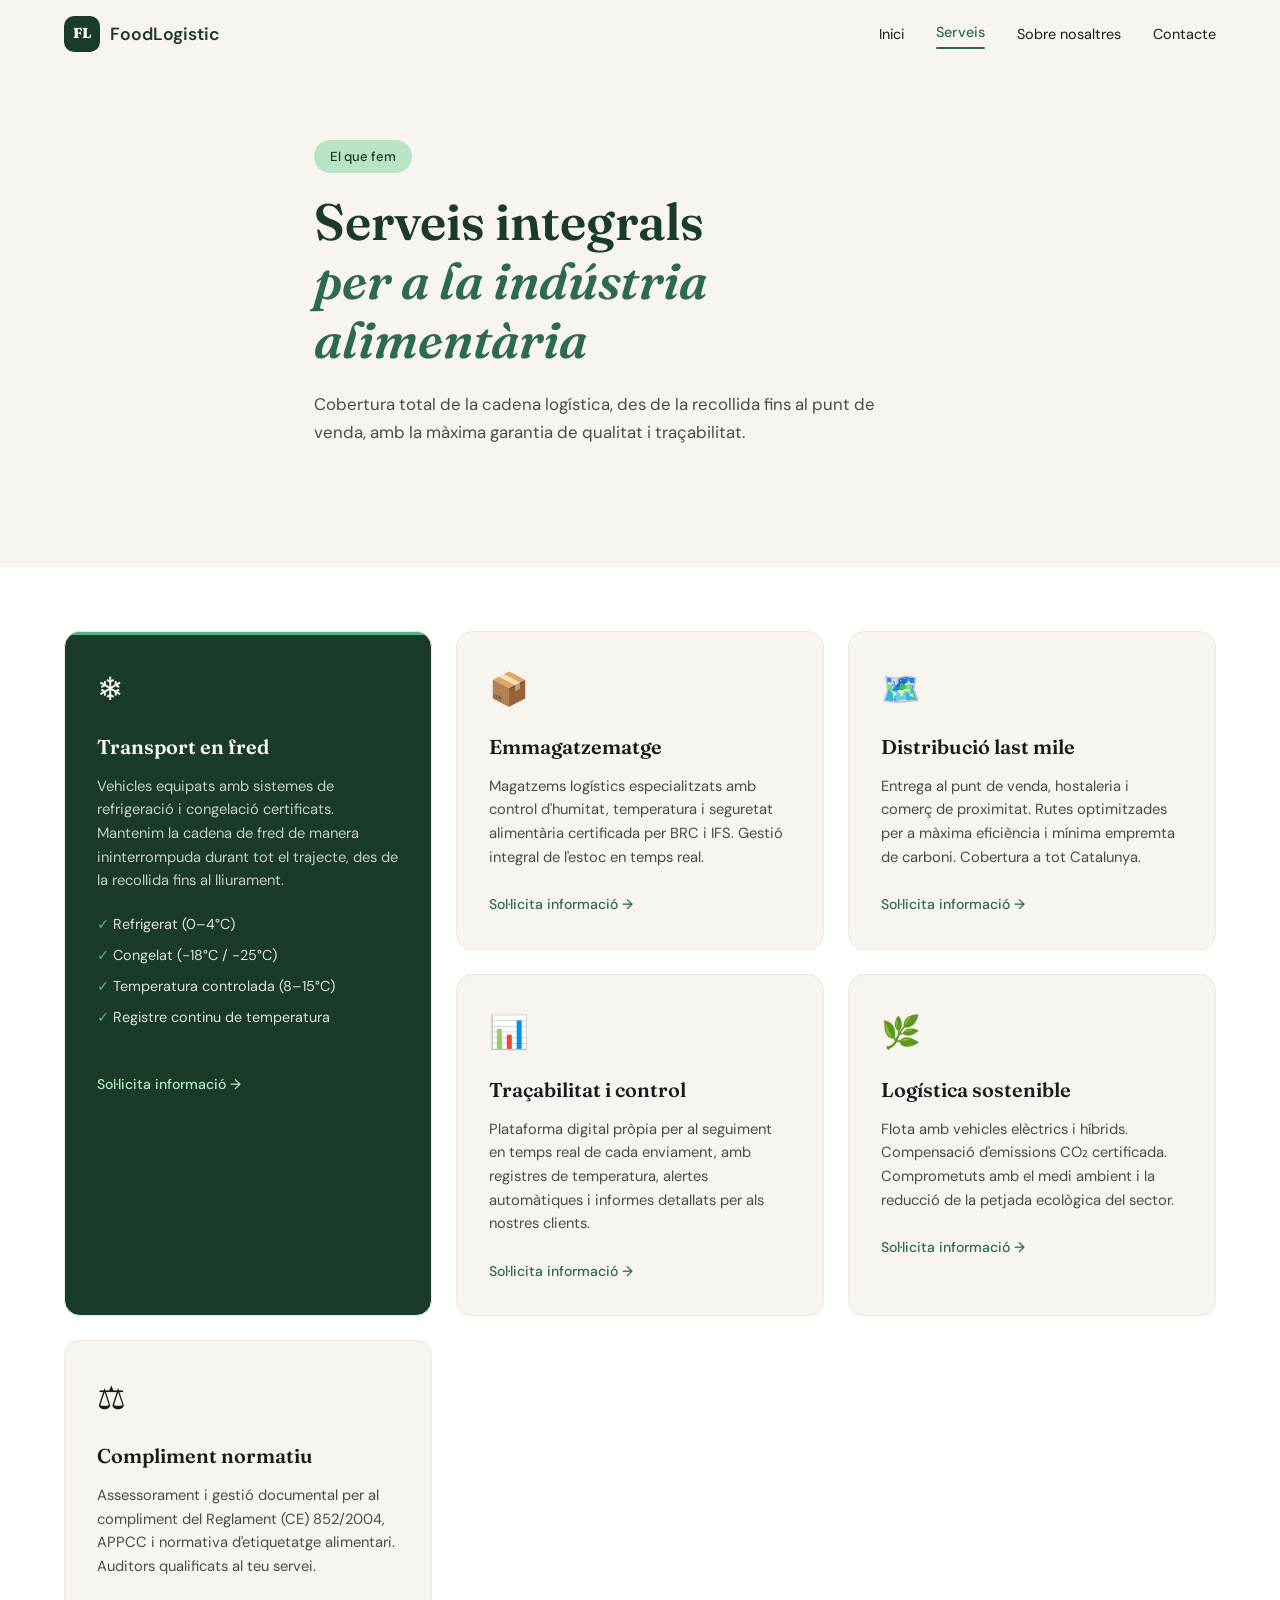
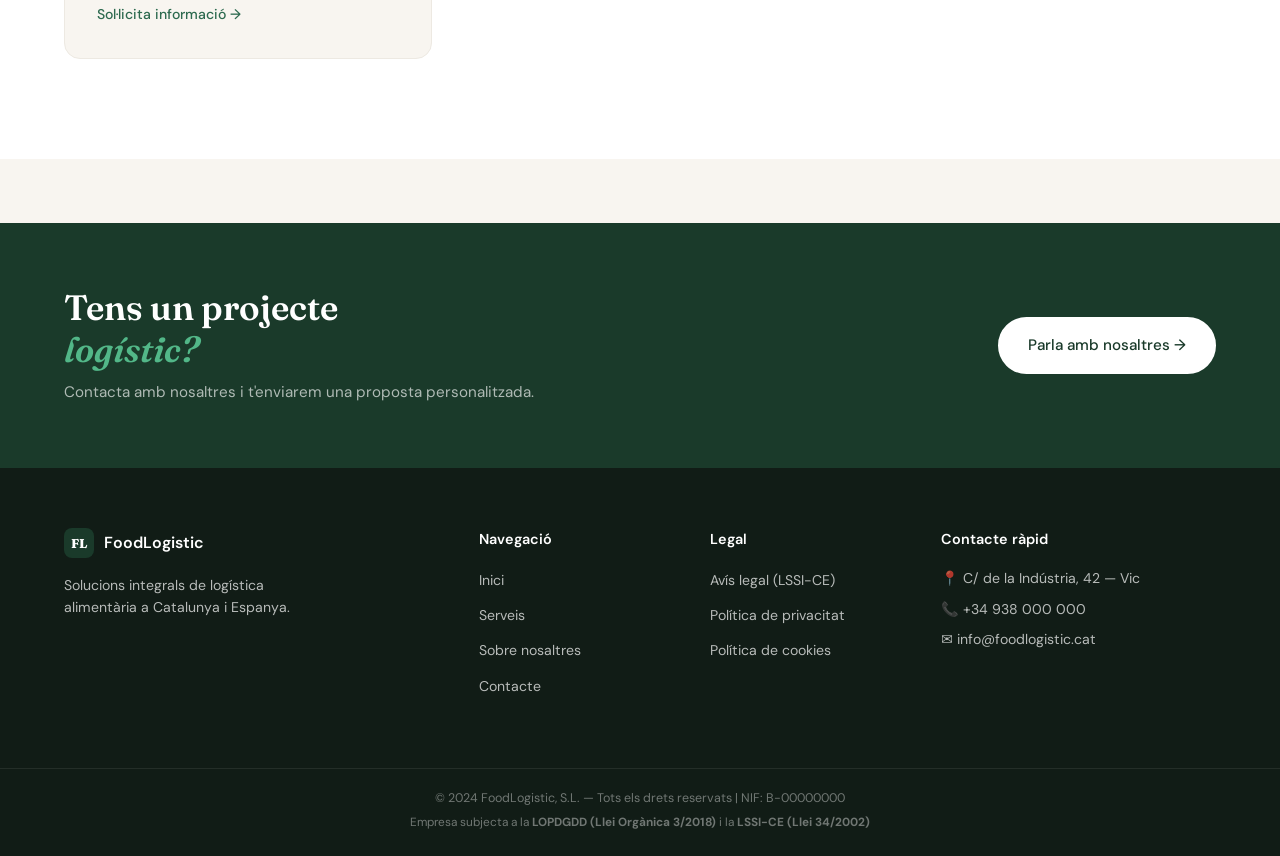
<file: Docs/serveis.html>
<!DOCTYPE html>
<html lang="ca">
<head>
  <meta charset="UTF-8"/>
  <meta name="viewport" content="width=device-width, initial-scale=1.0"/>
  <title>Serveis — FoodLogistic</title>
  <meta name="description" content="Descobreix tots els serveis de logística alimentària de FoodLogistic: transport en fred, emmagatzematge, distribució last mile, traçabilitat i més."/>
  <link rel="stylesheet" href="styles.css"/>
  <link href="https://fonts.googleapis.com/css2?family=Fraunces:ital,opsz,wght@0,9..144,300;0,9..144,600;0,9..144,800;1,9..144,400&family=DM+Sans:wght@300;400;500&display=swap" rel="stylesheet"/>
</head>
<body>

  <header class="nav-header scrolled" id="navHeader">
    <nav class="nav-inner">
      <a href="index.html" class="nav-logo">
        <span class="logo-mark">FL</span>
        <span class="logo-text">FoodLogistic</span>
      </a>
      <ul class="nav-links">
        <li><a href="index.html">Inici</a></li>
        <li><a href="serveis.html" class="active">Serveis</a></li>
        <li><a href="sobre-nosaltres.html">Sobre nosaltres</a></li>
        <li><a href="contacte.html">Contacte</a></li>
      </ul>
      <button class="nav-toggle" aria-label="Obrir menú" onclick="toggleMenu()">
        <span></span><span></span><span></span>
      </button>
    </nav>
    <div class="mobile-menu" id="mobileMenu">
      <ul>
        <li><a href="index.html" onclick="toggleMenu()">Inici</a></li>
        <li><a href="serveis.html" onclick="toggleMenu()">Serveis</a></li>
        <li><a href="sobre-nosaltres.html" onclick="toggleMenu()">Sobre nosaltres</a></li>
        <li><a href="contacte.html" onclick="toggleMenu()">Contacte</a></li>
      </ul>
    </div>
  </header>

  <section class="page-hero">
    <div class="hero-bg">
      <div class="hero-blob blob1"></div>
      <div class="hero-blob blob2"></div>
      <div class="hero-grid"></div>
    </div>
    <div class="container page-hero-content">
      <span class="hero-pill">El que fem</span>
      <h1 class="hero-title">Serveis integrals<br/><em>per a la indústria alimentària</em></h1>
      <p class="hero-sub">Cobertura total de la cadena logística, des de la recollida fins al punt de venda, amb la màxima garantia de qualitat i traçabilitat.</p>
    </div>
  </section>

  <section class="serveis" style="padding-top:4rem;">
    <div class="container">
      <div class="serveis-grid">

        <div class="servei-card featured">
          <div class="servei-icon">❄️</div>
          <h3>Transport en fred</h3>
          <p>Vehicles equipats amb sistemes de refrigeració i congelació certificats. Mantenim la cadena de fred de manera ininterrompuda durant tot el trajecte, des de la recollida fins al lliurament.</p>
          <ul>
            <li>Refrigerat (0–4°C)</li>
            <li>Congelat (−18°C / −25°C)</li>
            <li>Temperatura controlada (8–15°C)</li>
            <li>Registre continu de temperatura</li>
          </ul>
          <a href="contacte.html" class="servei-link">Sol·licita informació →</a>
        </div>

        <div class="servei-card">
          <div class="servei-icon">📦</div>
          <h3>Emmagatzematge</h3>
          <p>Magatzems logístics especialitzats amb control d'humitat, temperatura i seguretat alimentària certificada per BRC i IFS. Gestió integral de l'estoc en temps real.</p>
          <a href="contacte.html" class="servei-link">Sol·licita informació →</a>
        </div>

        <div class="servei-card">
          <div class="servei-icon">🗺️</div>
          <h3>Distribució last mile</h3>
          <p>Entrega al punt de venda, hostaleria i comerç de proximitat. Rutes optimitzades per a màxima eficiència i mínima empremta de carboni. Cobertura a tot Catalunya.</p>
          <a href="contacte.html" class="servei-link">Sol·licita informació →</a>
        </div>

        <div class="servei-card">
          <div class="servei-icon">📊</div>
          <h3>Traçabilitat i control</h3>
          <p>Plataforma digital pròpia per al seguiment en temps real de cada enviament, amb registres de temperatura, alertes automàtiques i informes detallats per als nostres clients.</p>
          <a href="contacte.html" class="servei-link">Sol·licita informació →</a>
        </div>

        <div class="servei-card">
          <div class="servei-icon">🌿</div>
          <h3>Logística sostenible</h3>
          <p>Flota amb vehicles elèctrics i híbrids. Compensació d'emissions CO₂ certificada. Comprometuts amb el medi ambient i la reducció de la petjada ecològica del sector.</p>
          <a href="contacte.html" class="servei-link">Sol·licita informació →</a>
        </div>

        <div class="servei-card">
          <div class="servei-icon">⚖️</div>
          <h3>Compliment normatiu</h3>
          <p>Assessorament i gestió documental per al compliment del Reglament (CE) 852/2004, APPCC i normativa d'etiquetatge alimentari. Auditors qualificats al teu servei.</p>
          <a href="contacte.html" class="servei-link">Sol·licita informació →</a>
        </div>

      </div>
    </div>
  </section>

  <section class="cta-banner" style="margin-top:4rem;">
    <div class="container cta-inner">
      <div>
        <h2>Tens un projecte<br/><em>logístic?</em></h2>
        <p>Contacta amb nosaltres i t'enviarem una proposta personalitzada.</p>
      </div>
      <a href="contacte.html" class="btn-primary btn-light">Parla amb nosaltres →</a>
    </div>
  </section>

  <footer class="footer">
    <div class="container footer-inner">
      <div class="footer-brand">
        <div style="display:flex;align-items:center;gap:10px;margin-bottom:0.5rem;">
          <span class="logo-mark small">FL</span>
          <span class="logo-text" style="color:white;font-weight:600;">FoodLogistic</span>
        </div>
        <p>Solucions integrals de logística alimentària a Catalunya i Espanya.</p>
      </div>
      <div class="footer-links">
        <h4>Navegació</h4>
        <ul>
          <li><a href="index.html">Inici</a></li>
          <li><a href="serveis.html">Serveis</a></li>
          <li><a href="sobre-nosaltres.html">Sobre nosaltres</a></li>
          <li><a href="contacte.html">Contacte</a></li>
        </ul>
      </div>
      <div class="footer-links">
        <h4>Legal</h4>
        <ul>
          <li><a href="avis-legal.html">Avís legal (LSSI-CE)</a></li>
          <li><a href="politica-privacitat.html">Política de privacitat</a></li>
          <li><a href="politica-cookies.html">Política de cookies</a></li>
        </ul>
      </div>
      <div class="footer-contact">
        <h4>Contacte ràpid</h4>
        <p>📍 C/ de la Indústria, 42 — Vic</p>
        <p>📞 +34 938 000 000</p>
        <p>✉️ info@foodlogistic.cat</p>
      </div>
    </div>
    <div class="footer-bottom">
      <p>© 2024 FoodLogistic, S.L. — Tots els drets reservats | NIF: B-00000000</p>
      <p class="footer-legal-note">Empresa subjecta a la <strong>LOPDGDD (Llei Orgànica 3/2018)</strong> i la <strong>LSSI-CE (Llei 34/2002)</strong></p>
    </div>
  </footer>

  <script>
    window.addEventListener('scroll',()=>document.getElementById('navHeader').classList.toggle('scrolled',window.scrollY>40));
    function toggleMenu(){document.getElementById('mobileMenu').classList.toggle('open');}
    window.addEventListener('DOMContentLoaded',()=>{
      document.querySelectorAll('.servei-card').forEach(el=>{el.classList.add('reveal');new IntersectionObserver(([e])=>{if(e.isIntersecting)e.target.classList.add('visible');},{threshold:0.1}).observe(el);});
    });
  </script>
  <!-- STATCOUNTER: col·loca aquí el codi de StatCounter -->
</body>
</html>
</file>
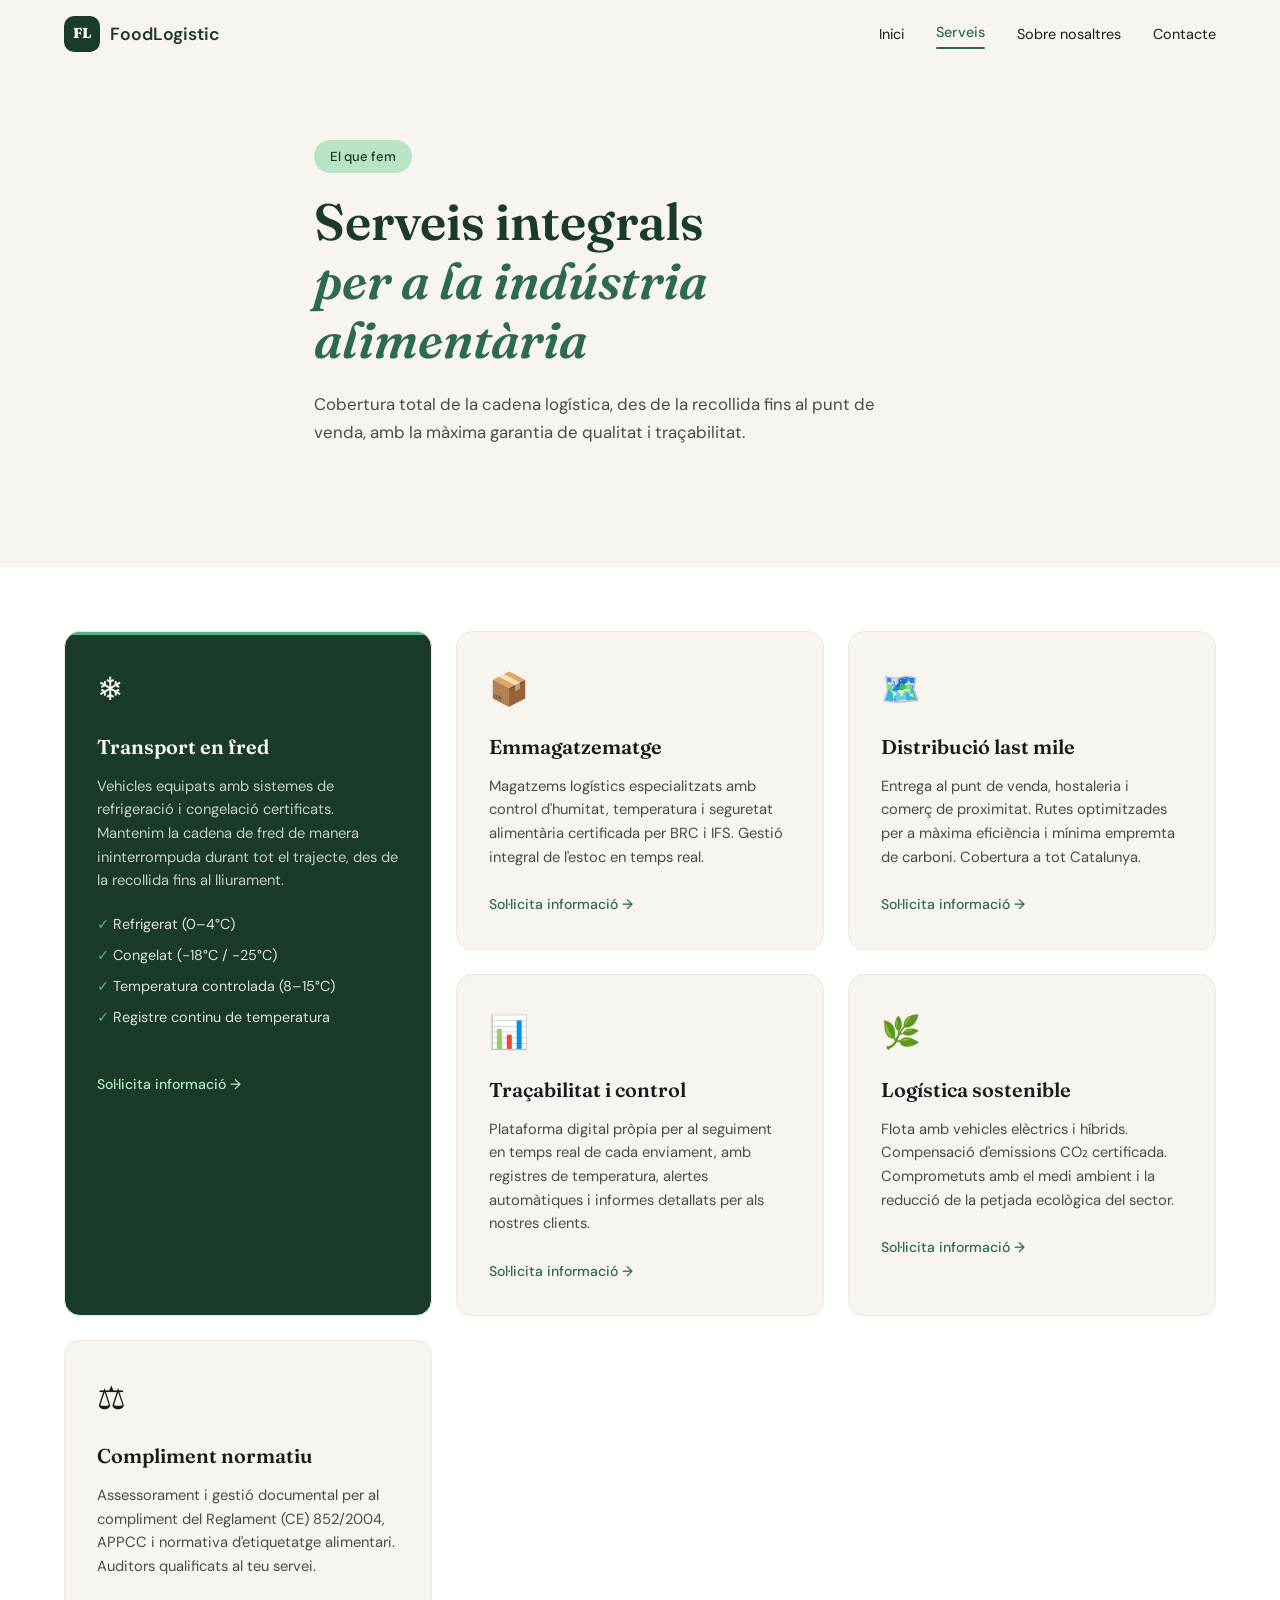
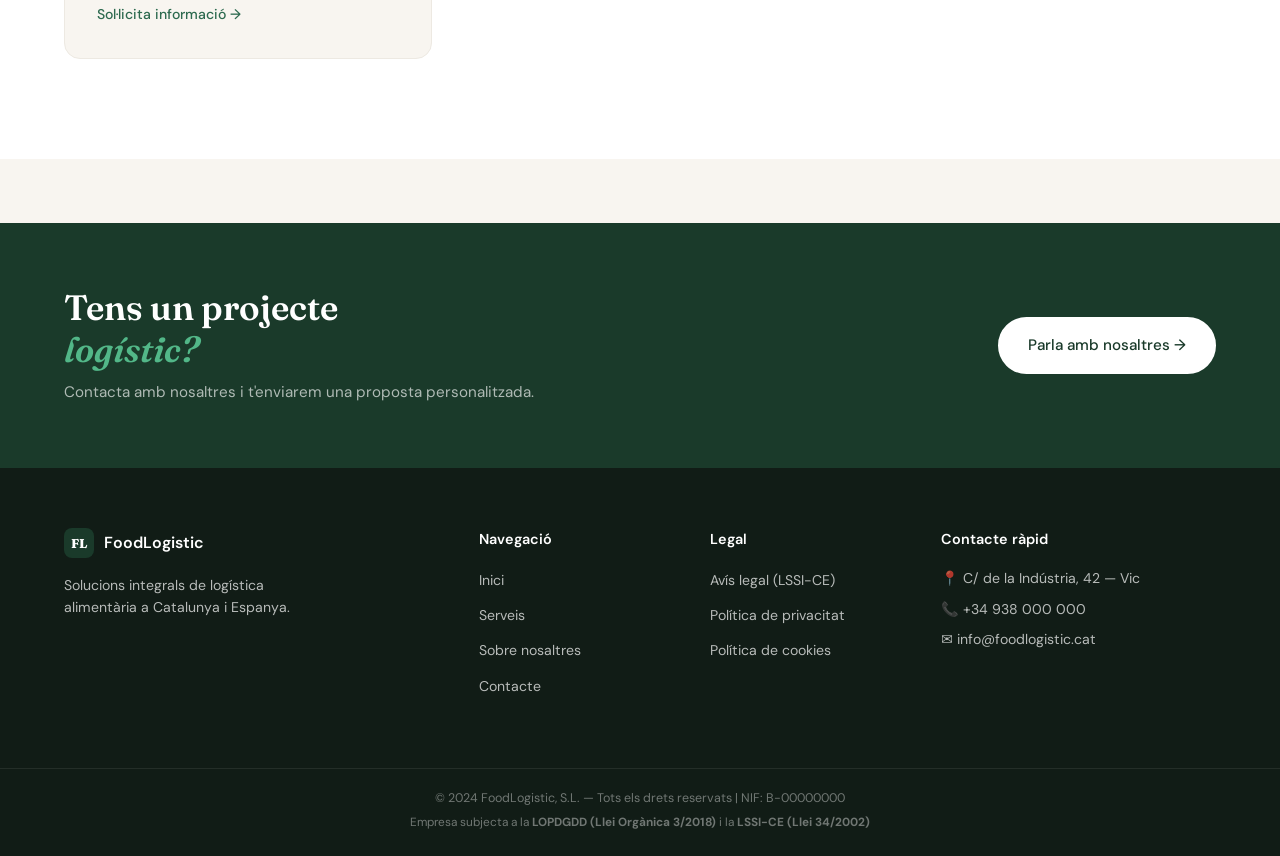
<file: docs/serveis.html>
<!DOCTYPE html>
<html lang="ca">
<head>
  <meta charset="UTF-8"/>
  <meta name="viewport" content="width=device-width, initial-scale=1.0"/>
  <title>Serveis — FoodLogistic</title>
  <meta name="description" content="Descobreix tots els serveis de logística alimentària de FoodLogistic: transport en fred, emmagatzematge, distribució last mile, traçabilitat i més."/>
  <link rel="stylesheet" href="styles.css"/>
  <link href="https://fonts.googleapis.com/css2?family=Fraunces:ital,opsz,wght@0,9..144,300;0,9..144,600;0,9..144,800;1,9..144,400&family=DM+Sans:wght@300;400;500&display=swap" rel="stylesheet"/>
</head>
<body>

  <header class="nav-header scrolled" id="navHeader">
    <nav class="nav-inner">
      <a href="index.html" class="nav-logo">
        <span class="logo-mark">FL</span>
        <span class="logo-text">FoodLogistic</span>
      </a>
      <ul class="nav-links">
        <li><a href="index.html">Inici</a></li>
        <li><a href="serveis.html" class="active">Serveis</a></li>
        <li><a href="sobre-nosaltres.html">Sobre nosaltres</a></li>
        <li><a href="contacte.html">Contacte</a></li>
      </ul>
      <button class="nav-toggle" aria-label="Obrir menú" onclick="toggleMenu()">
        <span></span><span></span><span></span>
      </button>
    </nav>
    <div class="mobile-menu" id="mobileMenu">
      <ul>
        <li><a href="index.html" onclick="toggleMenu()">Inici</a></li>
        <li><a href="serveis.html" onclick="toggleMenu()">Serveis</a></li>
        <li><a href="sobre-nosaltres.html" onclick="toggleMenu()">Sobre nosaltres</a></li>
        <li><a href="contacte.html" onclick="toggleMenu()">Contacte</a></li>
      </ul>
    </div>
  </header>

  <section class="page-hero">
    <div class="hero-bg">
      <div class="hero-blob blob1"></div>
      <div class="hero-blob blob2"></div>
      <div class="hero-grid"></div>
    </div>
    <div class="container page-hero-content">
      <span class="hero-pill">El que fem</span>
      <h1 class="hero-title">Serveis integrals<br/><em>per a la indústria alimentària</em></h1>
      <p class="hero-sub">Cobertura total de la cadena logística, des de la recollida fins al punt de venda, amb la màxima garantia de qualitat i traçabilitat.</p>
    </div>
  </section>

  <section class="serveis" style="padding-top:4rem;">
    <div class="container">
      <div class="serveis-grid">

        <div class="servei-card featured">
          <div class="servei-icon">❄️</div>
          <h3>Transport en fred</h3>
          <p>Vehicles equipats amb sistemes de refrigeració i congelació certificats. Mantenim la cadena de fred de manera ininterrompuda durant tot el trajecte, des de la recollida fins al lliurament.</p>
          <ul>
            <li>Refrigerat (0–4°C)</li>
            <li>Congelat (−18°C / −25°C)</li>
            <li>Temperatura controlada (8–15°C)</li>
            <li>Registre continu de temperatura</li>
          </ul>
          <a href="contacte.html" class="servei-link">Sol·licita informació →</a>
        </div>

        <div class="servei-card">
          <div class="servei-icon">📦</div>
          <h3>Emmagatzematge</h3>
          <p>Magatzems logístics especialitzats amb control d'humitat, temperatura i seguretat alimentària certificada per BRC i IFS. Gestió integral de l'estoc en temps real.</p>
          <a href="contacte.html" class="servei-link">Sol·licita informació →</a>
        </div>

        <div class="servei-card">
          <div class="servei-icon">🗺️</div>
          <h3>Distribució last mile</h3>
          <p>Entrega al punt de venda, hostaleria i comerç de proximitat. Rutes optimitzades per a màxima eficiència i mínima empremta de carboni. Cobertura a tot Catalunya.</p>
          <a href="contacte.html" class="servei-link">Sol·licita informació →</a>
        </div>

        <div class="servei-card">
          <div class="servei-icon">📊</div>
          <h3>Traçabilitat i control</h3>
          <p>Plataforma digital pròpia per al seguiment en temps real de cada enviament, amb registres de temperatura, alertes automàtiques i informes detallats per als nostres clients.</p>
          <a href="contacte.html" class="servei-link">Sol·licita informació →</a>
        </div>

        <div class="servei-card">
          <div class="servei-icon">🌿</div>
          <h3>Logística sostenible</h3>
          <p>Flota amb vehicles elèctrics i híbrids. Compensació d'emissions CO₂ certificada. Comprometuts amb el medi ambient i la reducció de la petjada ecològica del sector.</p>
          <a href="contacte.html" class="servei-link">Sol·licita informació →</a>
        </div>

        <div class="servei-card">
          <div class="servei-icon">⚖️</div>
          <h3>Compliment normatiu</h3>
          <p>Assessorament i gestió documental per al compliment del Reglament (CE) 852/2004, APPCC i normativa d'etiquetatge alimentari. Auditors qualificats al teu servei.</p>
          <a href="contacte.html" class="servei-link">Sol·licita informació →</a>
        </div>

      </div>
    </div>
  </section>

  <section class="cta-banner" style="margin-top:4rem;">
    <div class="container cta-inner">
      <div>
        <h2>Tens un projecte<br/><em>logístic?</em></h2>
        <p>Contacta amb nosaltres i t'enviarem una proposta personalitzada.</p>
      </div>
      <a href="contacte.html" class="btn-primary btn-light">Parla amb nosaltres →</a>
    </div>
  </section>

  <footer class="footer">
    <div class="container footer-inner">
      <div class="footer-brand">
        <div style="display:flex;align-items:center;gap:10px;margin-bottom:0.5rem;">
          <span class="logo-mark small">FL</span>
          <span class="logo-text" style="color:white;font-weight:600;">FoodLogistic</span>
        </div>
        <p>Solucions integrals de logística alimentària a Catalunya i Espanya.</p>
      </div>
      <div class="footer-links">
        <h4>Navegació</h4>
        <ul>
          <li><a href="index.html">Inici</a></li>
          <li><a href="serveis.html">Serveis</a></li>
          <li><a href="sobre-nosaltres.html">Sobre nosaltres</a></li>
          <li><a href="contacte.html">Contacte</a></li>
        </ul>
      </div>
      <div class="footer-links">
        <h4>Legal</h4>
        <ul>
          <li><a href="avis-legal.html">Avís legal (LSSI-CE)</a></li>
          <li><a href="politica-privacitat.html">Política de privacitat</a></li>
          <li><a href="politica-cookies.html">Política de cookies</a></li>
        </ul>
      </div>
      <div class="footer-contact">
        <h4>Contacte ràpid</h4>
        <p>📍 C/ de la Indústria, 42 — Vic</p>
        <p>📞 +34 938 000 000</p>
        <p>✉️ info@foodlogistic.cat</p>
      </div>
    </div>
    <div class="footer-bottom">
      <p>© 2024 FoodLogistic, S.L. — Tots els drets reservats | NIF: B-00000000</p>
      <p class="footer-legal-note">Empresa subjecta a la <strong>LOPDGDD (Llei Orgànica 3/2018)</strong> i la <strong>LSSI-CE (Llei 34/2002)</strong></p>
    </div>
  </footer>

  <script>
    window.addEventListener('scroll',()=>document.getElementById('navHeader').classList.toggle('scrolled',window.scrollY>40));
    function toggleMenu(){document.getElementById('mobileMenu').classList.toggle('open');}
    window.addEventListener('DOMContentLoaded',()=>{
      document.querySelectorAll('.servei-card').forEach(el=>{el.classList.add('reveal');new IntersectionObserver(([e])=>{if(e.isIntersecting)e.target.classList.add('visible');},{threshold:0.1}).observe(el);});
    });
  </script>
<!-- Default Statcounter code for T02
https://joel7911.github.io/web-corporativa/index.html -->
<script type="text/javascript">
var sc_project=13223698; 
var sc_invisible=1; 
var sc_security="e6fc2001"; 
</script>
<script type="text/javascript"
src="https://www.statcounter.com/counter/counter.js" async></script>
<noscript><div class="statcounter"><a title="Web Analytics"
href="https://statcounter.com/" target="_blank"><img class="statcounter"
src="https://c.statcounter.com/13223698/0/e6fc2001/1/" alt="Web Analytics"
referrerPolicy="no-referrer-when-downgrade"></a></div></noscript>
<!-- End of Statcounter Code -->
</body>
</html>
</file>
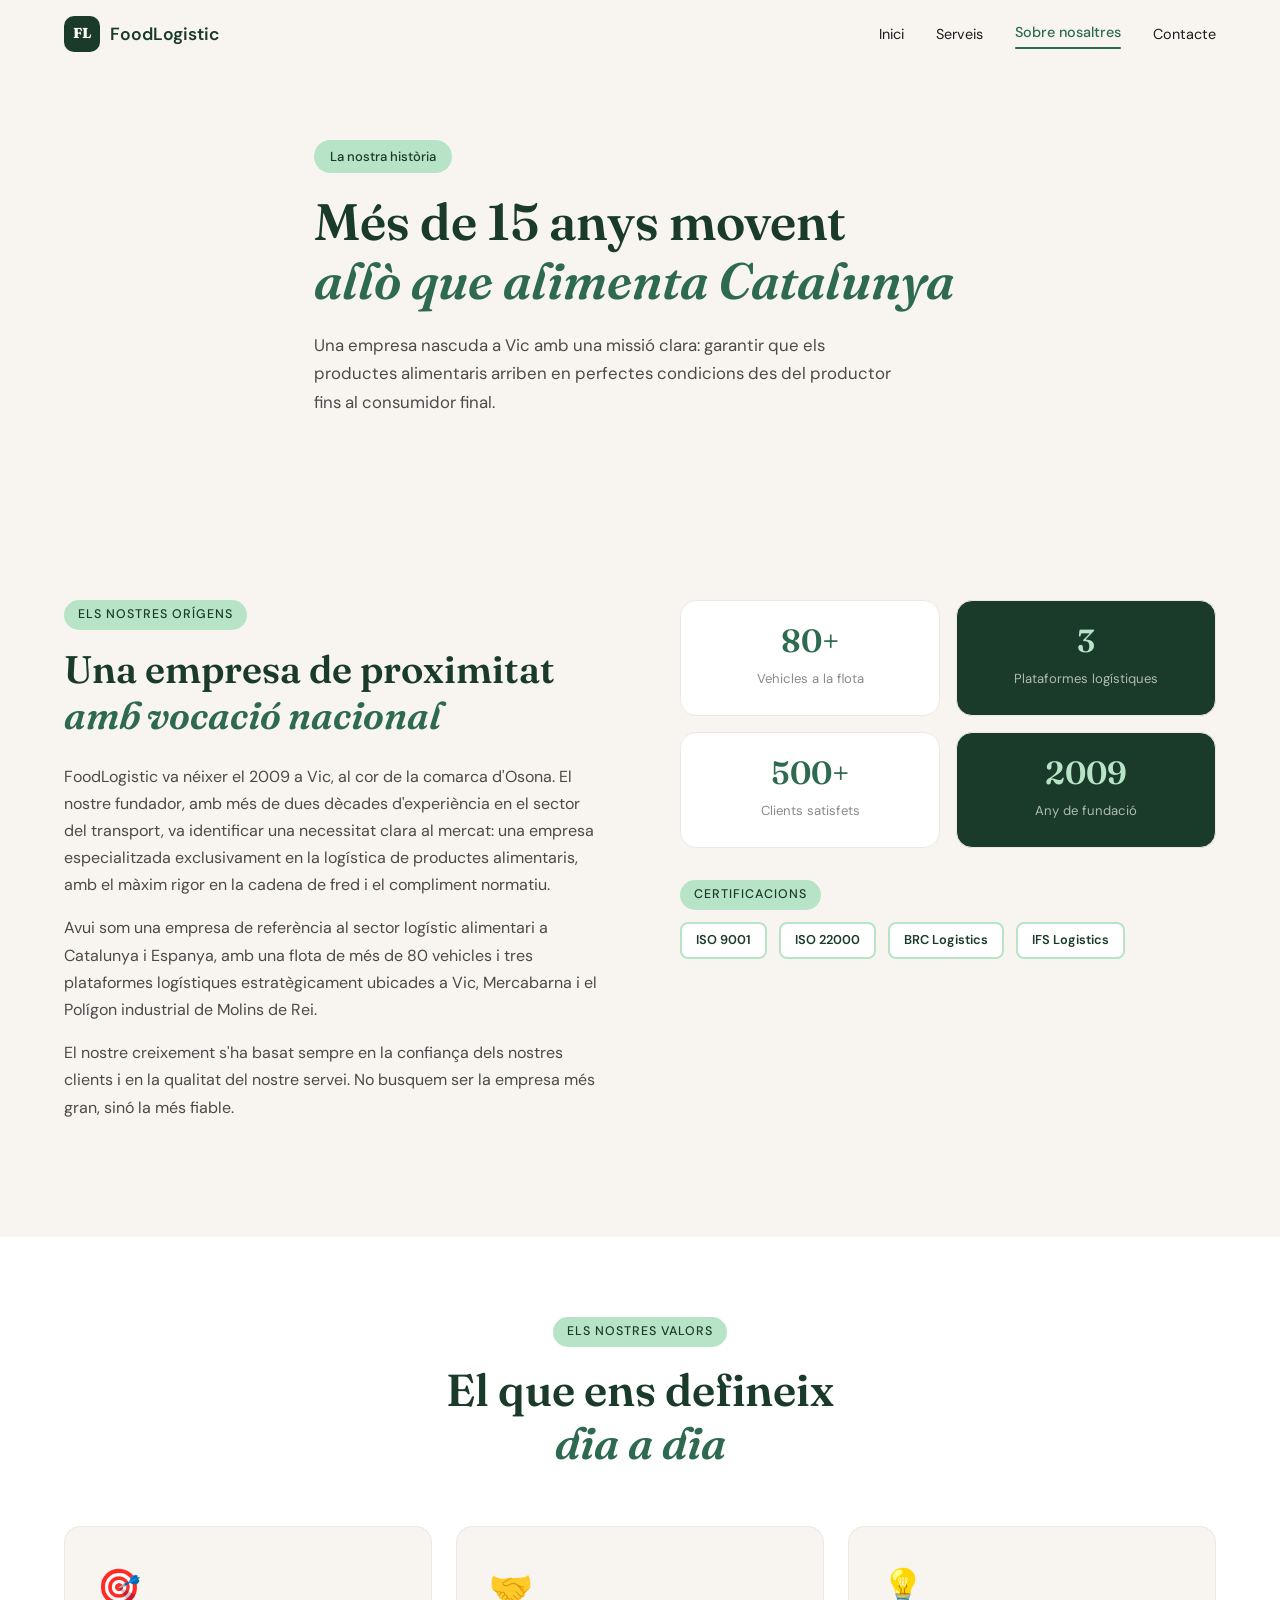
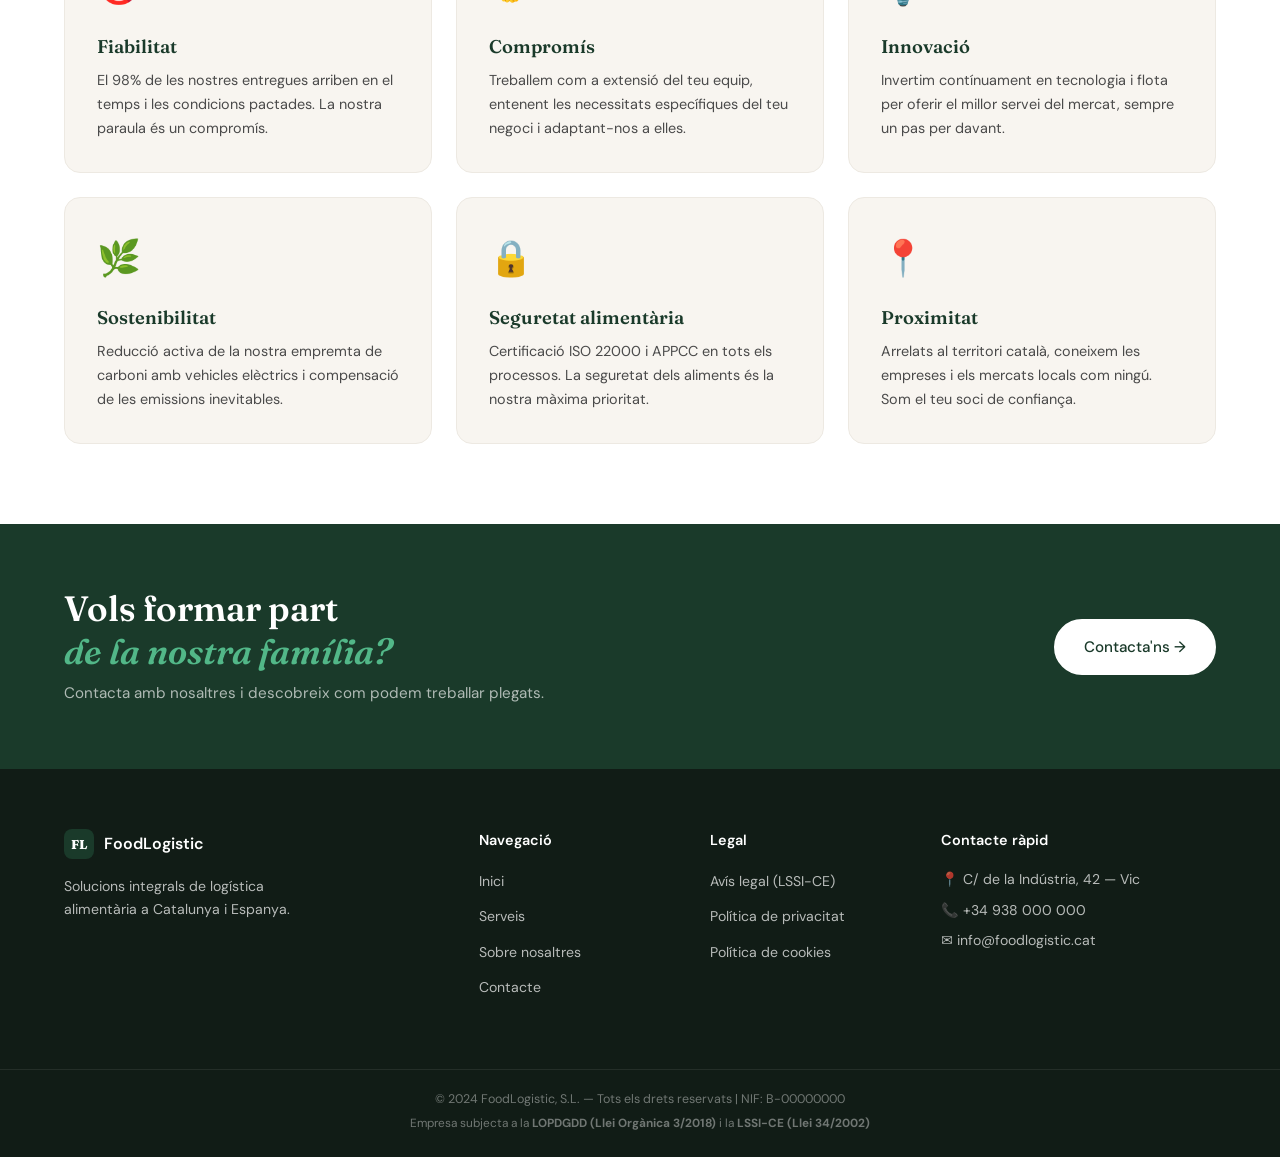
<file: Docs/sobre-nosaltres.html>
<!DOCTYPE html>
<html lang="ca">
<head>
  <meta charset="UTF-8"/>
  <meta name="viewport" content="width=device-width, initial-scale=1.0"/>
  <title>Sobre nosaltres — FoodLogistic</title>
  <meta name="description" content="Coneix FoodLogistic: més de 15 anys de trajectòria en logística alimentària a Catalunya. La nostra història, valors i equip."/>
  <link rel="stylesheet" href="styles.css"/>
  <link href="https://fonts.googleapis.com/css2?family=Fraunces:ital,opsz,wght@0,9..144,300;0,9..144,600;0,9..144,800;1,9..144,400&family=DM+Sans:wght@300;400;500&display=swap" rel="stylesheet"/>
</head>
<body>

  <header class="nav-header scrolled" id="navHeader">
    <nav class="nav-inner">
      <a href="index.html" class="nav-logo">
        <span class="logo-mark">FL</span>
        <span class="logo-text">FoodLogistic</span>
      </a>
      <ul class="nav-links">
        <li><a href="index.html">Inici</a></li>
        <li><a href="serveis.html">Serveis</a></li>
        <li><a href="sobre-nosaltres.html" class="active">Sobre nosaltres</a></li>
        <li><a href="contacte.html">Contacte</a></li>
      </ul>
      <button class="nav-toggle" aria-label="Obrir menú" onclick="toggleMenu()">
        <span></span><span></span><span></span>
      </button>
    </nav>
    <div class="mobile-menu" id="mobileMenu">
      <ul>
        <li><a href="index.html" onclick="toggleMenu()">Inici</a></li>
        <li><a href="serveis.html" onclick="toggleMenu()">Serveis</a></li>
        <li><a href="sobre-nosaltres.html" onclick="toggleMenu()">Sobre nosaltres</a></li>
        <li><a href="contacte.html" onclick="toggleMenu()">Contacte</a></li>
      </ul>
    </div>
  </header>

  <section class="page-hero">
    <div class="hero-bg">
      <div class="hero-blob blob1"></div>
      <div class="hero-blob blob2"></div>
      <div class="hero-grid"></div>
    </div>
    <div class="container page-hero-content">
      <span class="hero-pill">La nostra història</span>
      <h1 class="hero-title">Més de 15 anys movent<br/><em>allò que alimenta Catalunya</em></h1>
      <p class="hero-sub">Una empresa nascuda a Vic amb una missió clara: garantir que els productes alimentaris arriben en perfectes condicions des del productor fins al consumidor final.</p>
    </div>
  </section>

  <section class="sobre" style="padding-top:4rem;">
    <div class="container sobre-inner">
      <div class="sobre-text">
        <span class="section-tag">Els nostres orígens</span>
        <h2>Una empresa de proximitat<br/><em>amb vocació nacional</em></h2>
        <p>FoodLogistic va néixer el 2009 a Vic, al cor de la comarca d'Osona. El nostre fundador, amb més de dues dècades d'experiència en el sector del transport, va identificar una necessitat clara al mercat: una empresa especialitzada exclusivament en la logística de productes alimentaris, amb el màxim rigor en la cadena de fred i el compliment normatiu.</p>
        <p>Avui som una empresa de referència al sector logístic alimentari a Catalunya i Espanya, amb una flota de més de 80 vehicles i tres plataformes logístiques estratègicament ubicades a Vic, Mercabarna i el Polígon industrial de Molins de Rei.</p>
        <p>El nostre creixement s'ha basat sempre en la confiança dels nostres clients i en la qualitat del nostre servei. No busquem ser la empresa més gran, sinó la més fiable.</p>
      </div>
      <div class="sobre-visual">
        <div class="sobre-numbers">
          <div class="number-card reveal">
            <strong>80+</strong>
            <span>Vehicles a la flota</span>
          </div>
          <div class="number-card accent reveal">
            <strong>3</strong>
            <span>Plataformes logístiques</span>
          </div>
          <div class="number-card reveal">
            <strong>500+</strong>
            <span>Clients satisfets</span>
          </div>
          <div class="number-card accent reveal">
            <strong>2009</strong>
            <span>Any de fundació</span>
          </div>
        </div>
        <div class="certificacions">
          <span class="section-tag" style="margin-bottom:0.8rem;display:inline-block;">Certificacions</span>
          <div class="cert-badges">
            <div class="cert-badge">ISO 9001</div>
            <div class="cert-badge">ISO 22000</div>
            <div class="cert-badge">BRC Logistics</div>
            <div class="cert-badge">IFS Logistics</div>
          </div>
        </div>
      </div>
    </div>
  </section>

  <section style="padding:80px 0; background:var(--white);">
    <div class="container">
      <div class="section-header">
        <span class="section-tag">Els nostres valors</span>
        <h2>El que ens defineix<br/><em>dia a dia</em></h2>
      </div>
      <div class="valors-grid">
        <div class="valor-card reveal">
          <span class="valor-icon-big">🎯</span>
          <h3>Fiabilitat</h3>
          <p>El 98% de les nostres entregues arriben en el temps i les condicions pactades. La nostra paraula és un compromís.</p>
        </div>
        <div class="valor-card reveal">
          <span class="valor-icon-big">🤝</span>
          <h3>Compromís</h3>
          <p>Treballem com a extensió del teu equip, entenent les necessitats específiques del teu negoci i adaptant-nos a elles.</p>
        </div>
        <div class="valor-card reveal">
          <span class="valor-icon-big">💡</span>
          <h3>Innovació</h3>
          <p>Invertim contínuament en tecnologia i flota per oferir el millor servei del mercat, sempre un pas per davant.</p>
        </div>
        <div class="valor-card reveal">
          <span class="valor-icon-big">🌿</span>
          <h3>Sostenibilitat</h3>
          <p>Reducció activa de la nostra empremta de carboni amb vehicles elèctrics i compensació de les emissions inevitables.</p>
        </div>
        <div class="valor-card reveal">
          <span class="valor-icon-big">🔒</span>
          <h3>Seguretat alimentària</h3>
          <p>Certificació ISO 22000 i APPCC en tots els processos. La seguretat dels aliments és la nostra màxima prioritat.</p>
        </div>
        <div class="valor-card reveal">
          <span class="valor-icon-big">📍</span>
          <h3>Proximitat</h3>
          <p>Arrelats al territori català, coneixem les empreses i els mercats locals com ningú. Som el teu soci de confiança.</p>
        </div>
      </div>
    </div>
  </section>

  <section class="cta-banner">
    <div class="container cta-inner">
      <div>
        <h2>Vols formar part<br/><em>de la nostra família?</em></h2>
        <p>Contacta amb nosaltres i descobreix com podem treballar plegats.</p>
      </div>
      <a href="contacte.html" class="btn-primary btn-light">Contacta'ns →</a>
    </div>
  </section>

  <footer class="footer">
    <div class="container footer-inner">
      <div class="footer-brand">
        <div style="display:flex;align-items:center;gap:10px;margin-bottom:0.5rem;">
          <span class="logo-mark small">FL</span>
          <span class="logo-text" style="color:white;font-weight:600;">FoodLogistic</span>
        </div>
        <p>Solucions integrals de logística alimentària a Catalunya i Espanya.</p>
      </div>
      <div class="footer-links">
        <h4>Navegació</h4>
        <ul>
          <li><a href="index.html">Inici</a></li>
          <li><a href="serveis.html">Serveis</a></li>
          <li><a href="sobre-nosaltres.html">Sobre nosaltres</a></li>
          <li><a href="contacte.html">Contacte</a></li>
        </ul>
      </div>
      <div class="footer-links">
        <h4>Legal</h4>
        <ul>
          <li><a href="avis-legal.html">Avís legal (LSSI-CE)</a></li>
          <li><a href="politica-privacitat.html">Política de privacitat</a></li>
          <li><a href="politica-cookies.html">Política de cookies</a></li>
        </ul>
      </div>
      <div class="footer-contact">
        <h4>Contacte ràpid</h4>
        <p>📍 C/ de la Indústria, 42 — Vic</p>
        <p>📞 +34 938 000 000</p>
        <p>✉️ info@foodlogistic.cat</p>
      </div>
    </div>
    <div class="footer-bottom">
      <p>© 2024 FoodLogistic, S.L. — Tots els drets reservats | NIF: B-00000000</p>
      <p class="footer-legal-note">Empresa subjecta a la <strong>LOPDGDD (Llei Orgànica 3/2018)</strong> i la <strong>LSSI-CE (Llei 34/2002)</strong></p>
    </div>
  </footer>

  <script>
    window.addEventListener('scroll',()=>document.getElementById('navHeader').classList.toggle('scrolled',window.scrollY>40));
    function toggleMenu(){document.getElementById('mobileMenu').classList.toggle('open');}
    window.addEventListener('DOMContentLoaded',()=>{
      document.querySelectorAll('.reveal').forEach(el=>{new IntersectionObserver(([e])=>{if(e.isIntersecting)e.target.classList.add('visible');},{threshold:0.1}).observe(el);});
    });
  </script>
  <!-- STATCOUNTER: col·loca aquí el codi de StatCounter -->
</body>
</html>
</file>
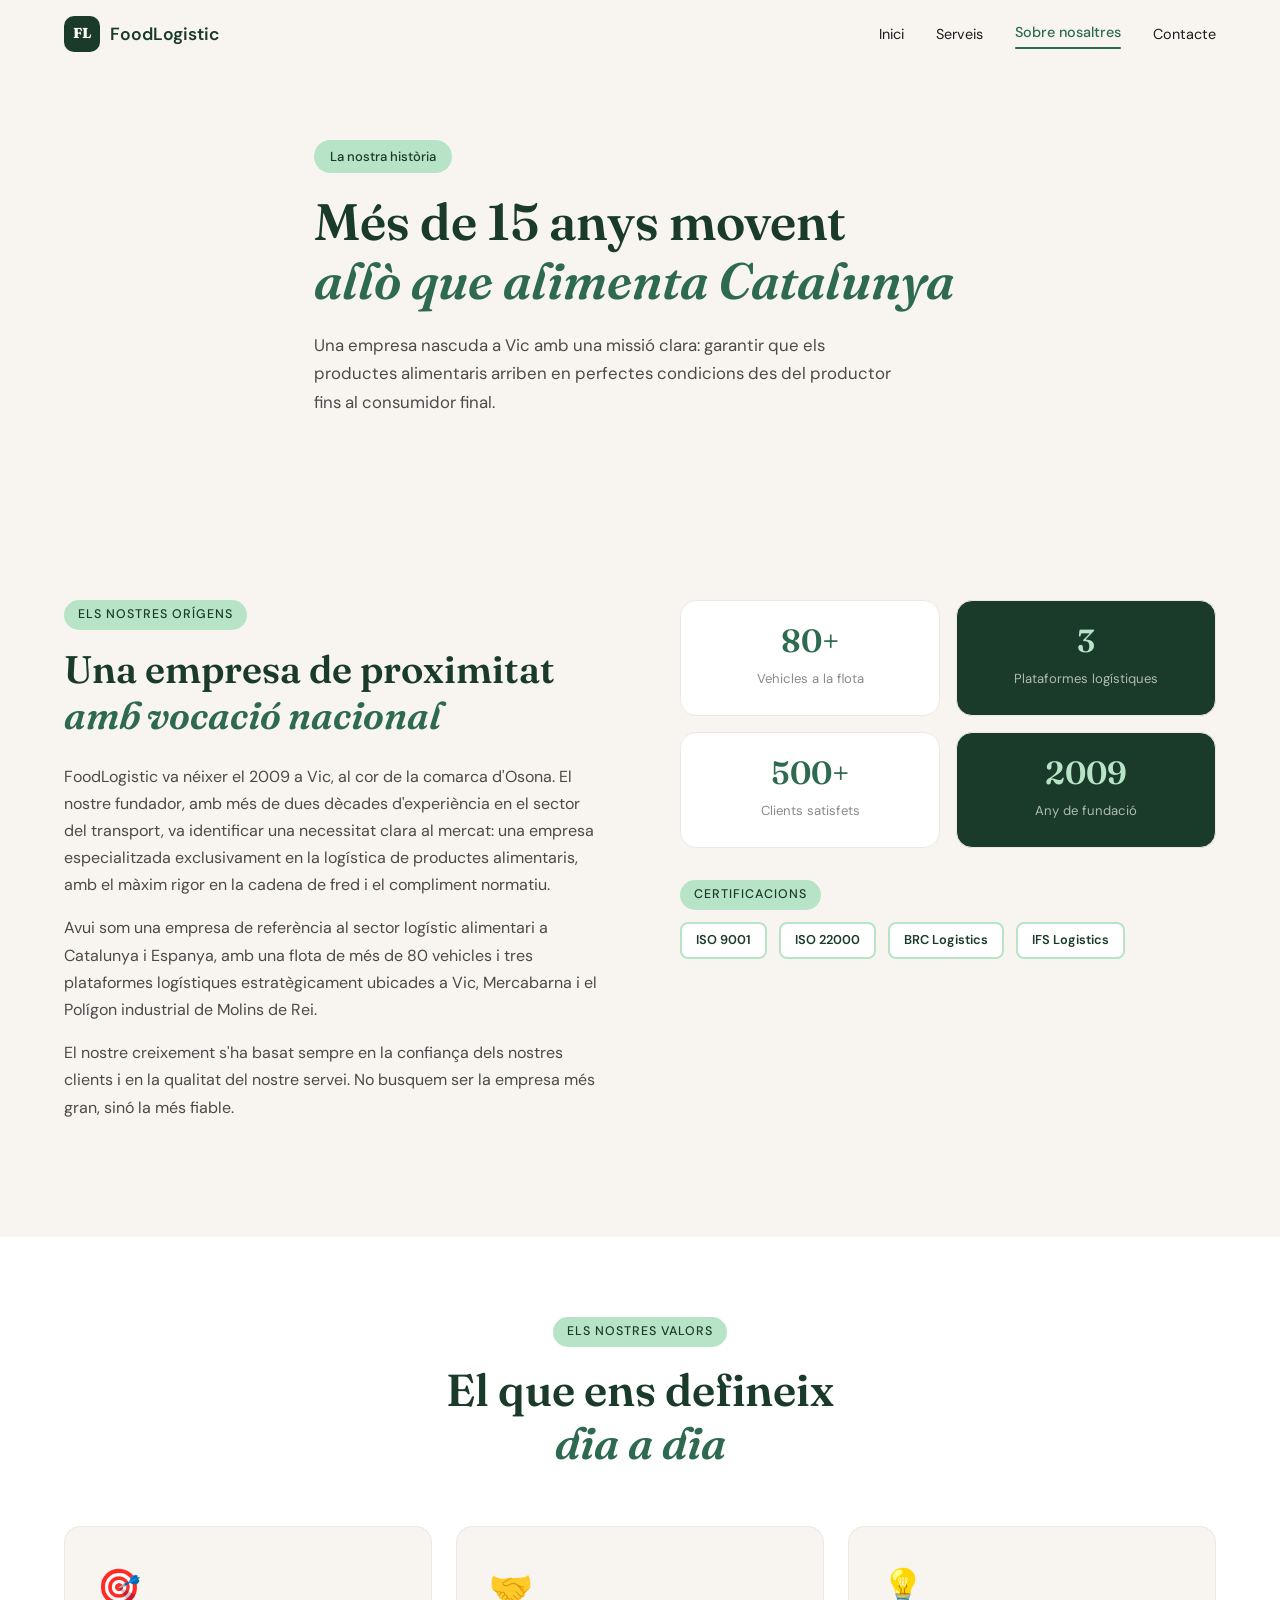
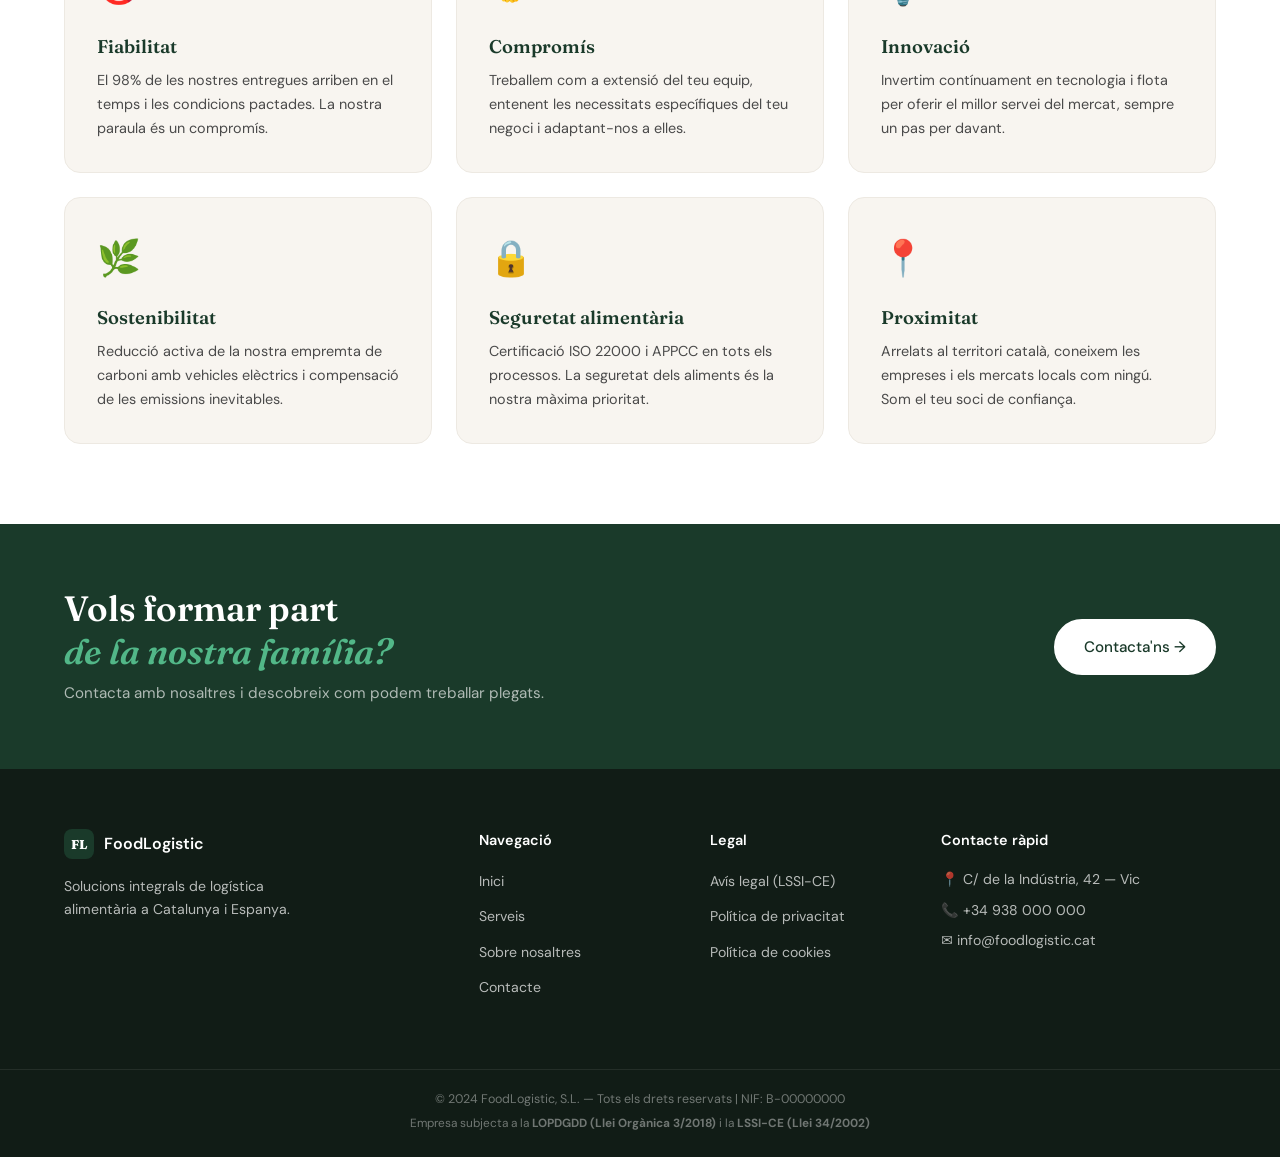
<file: docs/sobre-nosaltres.html>
<!DOCTYPE html>
<html lang="ca">
<head>
  <meta charset="UTF-8"/>
  <meta name="viewport" content="width=device-width, initial-scale=1.0"/>
  <title>Sobre nosaltres — FoodLogistic</title>
  <meta name="description" content="Coneix FoodLogistic: més de 15 anys de trajectòria en logística alimentària a Catalunya. La nostra història, valors i equip."/>
  <link rel="stylesheet" href="styles.css"/>
  <link href="https://fonts.googleapis.com/css2?family=Fraunces:ital,opsz,wght@0,9..144,300;0,9..144,600;0,9..144,800;1,9..144,400&family=DM+Sans:wght@300;400;500&display=swap" rel="stylesheet"/>
</head>
<body>

  <header class="nav-header scrolled" id="navHeader">
    <nav class="nav-inner">
      <a href="index.html" class="nav-logo">
        <span class="logo-mark">FL</span>
        <span class="logo-text">FoodLogistic</span>
      </a>
      <ul class="nav-links">
        <li><a href="index.html">Inici</a></li>
        <li><a href="serveis.html">Serveis</a></li>
        <li><a href="sobre-nosaltres.html" class="active">Sobre nosaltres</a></li>
        <li><a href="contacte.html">Contacte</a></li>
      </ul>
      <button class="nav-toggle" aria-label="Obrir menú" onclick="toggleMenu()">
        <span></span><span></span><span></span>
      </button>
    </nav>
    <div class="mobile-menu" id="mobileMenu">
      <ul>
        <li><a href="index.html" onclick="toggleMenu()">Inici</a></li>
        <li><a href="serveis.html" onclick="toggleMenu()">Serveis</a></li>
        <li><a href="sobre-nosaltres.html" onclick="toggleMenu()">Sobre nosaltres</a></li>
        <li><a href="contacte.html" onclick="toggleMenu()">Contacte</a></li>
      </ul>
    </div>
  </header>

  <section class="page-hero">
    <div class="hero-bg">
      <div class="hero-blob blob1"></div>
      <div class="hero-blob blob2"></div>
      <div class="hero-grid"></div>
    </div>
    <div class="container page-hero-content">
      <span class="hero-pill">La nostra història</span>
      <h1 class="hero-title">Més de 15 anys movent<br/><em>allò que alimenta Catalunya</em></h1>
      <p class="hero-sub">Una empresa nascuda a Vic amb una missió clara: garantir que els productes alimentaris arriben en perfectes condicions des del productor fins al consumidor final.</p>
    </div>
  </section>

  <section class="sobre" style="padding-top:4rem;">
    <div class="container sobre-inner">
      <div class="sobre-text">
        <span class="section-tag">Els nostres orígens</span>
        <h2>Una empresa de proximitat<br/><em>amb vocació nacional</em></h2>
        <p>FoodLogistic va néixer el 2009 a Vic, al cor de la comarca d'Osona. El nostre fundador, amb més de dues dècades d'experiència en el sector del transport, va identificar una necessitat clara al mercat: una empresa especialitzada exclusivament en la logística de productes alimentaris, amb el màxim rigor en la cadena de fred i el compliment normatiu.</p>
        <p>Avui som una empresa de referència al sector logístic alimentari a Catalunya i Espanya, amb una flota de més de 80 vehicles i tres plataformes logístiques estratègicament ubicades a Vic, Mercabarna i el Polígon industrial de Molins de Rei.</p>
        <p>El nostre creixement s'ha basat sempre en la confiança dels nostres clients i en la qualitat del nostre servei. No busquem ser la empresa més gran, sinó la més fiable.</p>
      </div>
      <div class="sobre-visual">
        <div class="sobre-numbers">
          <div class="number-card reveal">
            <strong>80+</strong>
            <span>Vehicles a la flota</span>
          </div>
          <div class="number-card accent reveal">
            <strong>3</strong>
            <span>Plataformes logístiques</span>
          </div>
          <div class="number-card reveal">
            <strong>500+</strong>
            <span>Clients satisfets</span>
          </div>
          <div class="number-card accent reveal">
            <strong>2009</strong>
            <span>Any de fundació</span>
          </div>
        </div>
        <div class="certificacions">
          <span class="section-tag" style="margin-bottom:0.8rem;display:inline-block;">Certificacions</span>
          <div class="cert-badges">
            <div class="cert-badge">ISO 9001</div>
            <div class="cert-badge">ISO 22000</div>
            <div class="cert-badge">BRC Logistics</div>
            <div class="cert-badge">IFS Logistics</div>
          </div>
        </div>
      </div>
    </div>
  </section>

  <section style="padding:80px 0; background:var(--white);">
    <div class="container">
      <div class="section-header">
        <span class="section-tag">Els nostres valors</span>
        <h2>El que ens defineix<br/><em>dia a dia</em></h2>
      </div>
      <div class="valors-grid">
        <div class="valor-card reveal">
          <span class="valor-icon-big">🎯</span>
          <h3>Fiabilitat</h3>
          <p>El 98% de les nostres entregues arriben en el temps i les condicions pactades. La nostra paraula és un compromís.</p>
        </div>
        <div class="valor-card reveal">
          <span class="valor-icon-big">🤝</span>
          <h3>Compromís</h3>
          <p>Treballem com a extensió del teu equip, entenent les necessitats específiques del teu negoci i adaptant-nos a elles.</p>
        </div>
        <div class="valor-card reveal">
          <span class="valor-icon-big">💡</span>
          <h3>Innovació</h3>
          <p>Invertim contínuament en tecnologia i flota per oferir el millor servei del mercat, sempre un pas per davant.</p>
        </div>
        <div class="valor-card reveal">
          <span class="valor-icon-big">🌿</span>
          <h3>Sostenibilitat</h3>
          <p>Reducció activa de la nostra empremta de carboni amb vehicles elèctrics i compensació de les emissions inevitables.</p>
        </div>
        <div class="valor-card reveal">
          <span class="valor-icon-big">🔒</span>
          <h3>Seguretat alimentària</h3>
          <p>Certificació ISO 22000 i APPCC en tots els processos. La seguretat dels aliments és la nostra màxima prioritat.</p>
        </div>
        <div class="valor-card reveal">
          <span class="valor-icon-big">📍</span>
          <h3>Proximitat</h3>
          <p>Arrelats al territori català, coneixem les empreses i els mercats locals com ningú. Som el teu soci de confiança.</p>
        </div>
      </div>
    </div>
  </section>

  <section class="cta-banner">
    <div class="container cta-inner">
      <div>
        <h2>Vols formar part<br/><em>de la nostra família?</em></h2>
        <p>Contacta amb nosaltres i descobreix com podem treballar plegats.</p>
      </div>
      <a href="contacte.html" class="btn-primary btn-light">Contacta'ns →</a>
    </div>
  </section>

  <footer class="footer">
    <div class="container footer-inner">
      <div class="footer-brand">
        <div style="display:flex;align-items:center;gap:10px;margin-bottom:0.5rem;">
          <span class="logo-mark small">FL</span>
          <span class="logo-text" style="color:white;font-weight:600;">FoodLogistic</span>
        </div>
        <p>Solucions integrals de logística alimentària a Catalunya i Espanya.</p>
      </div>
      <div class="footer-links">
        <h4>Navegació</h4>
        <ul>
          <li><a href="index.html">Inici</a></li>
          <li><a href="serveis.html">Serveis</a></li>
          <li><a href="sobre-nosaltres.html">Sobre nosaltres</a></li>
          <li><a href="contacte.html">Contacte</a></li>
        </ul>
      </div>
      <div class="footer-links">
        <h4>Legal</h4>
        <ul>
          <li><a href="avis-legal.html">Avís legal (LSSI-CE)</a></li>
          <li><a href="politica-privacitat.html">Política de privacitat</a></li>
          <li><a href="politica-cookies.html">Política de cookies</a></li>
        </ul>
      </div>
      <div class="footer-contact">
        <h4>Contacte ràpid</h4>
        <p>📍 C/ de la Indústria, 42 — Vic</p>
        <p>📞 +34 938 000 000</p>
        <p>✉️ info@foodlogistic.cat</p>
      </div>
    </div>
    <div class="footer-bottom">
      <p>© 2024 FoodLogistic, S.L. — Tots els drets reservats | NIF: B-00000000</p>
      <p class="footer-legal-note">Empresa subjecta a la <strong>LOPDGDD (Llei Orgànica 3/2018)</strong> i la <strong>LSSI-CE (Llei 34/2002)</strong></p>
    </div>
  </footer>

  <script>
    window.addEventListener('scroll',()=>document.getElementById('navHeader').classList.toggle('scrolled',window.scrollY>40));
    function toggleMenu(){document.getElementById('mobileMenu').classList.toggle('open');}
    window.addEventListener('DOMContentLoaded',()=>{
      document.querySelectorAll('.reveal').forEach(el=>{new IntersectionObserver(([e])=>{if(e.isIntersecting)e.target.classList.add('visible');},{threshold:0.1}).observe(el);});
    });
  </script>
<!-- Default Statcounter code for T02
https://joel7911.github.io/web-corporativa/index.html -->
<script type="text/javascript">
var sc_project=13223698; 
var sc_invisible=1; 
var sc_security="e6fc2001"; 
</script>
<script type="text/javascript"
src="https://www.statcounter.com/counter/counter.js" async></script>
<noscript><div class="statcounter"><a title="Web Analytics"
href="https://statcounter.com/" target="_blank"><img class="statcounter"
src="https://c.statcounter.com/13223698/0/e6fc2001/1/" alt="Web Analytics"
referrerPolicy="no-referrer-when-downgrade"></a></div></noscript>
<!-- End of Statcounter Code -->
</body>
</html>
</file>
<file: Docs/styles.css>
/* ===========================
   FOODLOGISTIC — styles.css
   =========================== */
 
:root {
  --green-dark: #1a3a2a;
  --green-mid: #2d6a4f;
  --green-light: #52b788;
  --green-pale: #b7e4c7;
  --cream: #f8f5f0;
  --cream-dark: #ede9e2;
  --text-dark: #1a1a1a;
  --text-mid: #4a4a4a;
  --text-light: #8a8a8a;
  --white: #ffffff;
  --accent: #e76f51;
  --accent-light: #fde8e0;
  --font-display: 'Fraunces', Georgia, serif;
  --font-body: 'DM Sans', system-ui, sans-serif;
  --radius: 16px;
  --radius-sm: 8px;
  --shadow: 0 4px 24px rgba(0,0,0,0.08);
  --shadow-lg: 0 12px 48px rgba(0,0,0,0.14);
  --transition: 0.3s cubic-bezier(0.4, 0, 0.2, 1);
}
 
*, *::before, *::after { box-sizing: border-box; margin: 0; padding: 0; }
 
html { scroll-behavior: smooth; }
 
body {
  font-family: var(--font-body);
  color: var(--text-dark);
  background: var(--cream);
  line-height: 1.6;
  overflow-x: hidden;
}
 
img { max-width: 100%; display: block; }
a { text-decoration: none; color: inherit; }
ul { list-style: none; }
 
.container {
  max-width: 1200px;
  margin: 0 auto;
  padding: 0 24px;
}
 
/* ——— BUTTONS ——— */
.btn-primary {
  display: inline-flex;
  align-items: center;
  background: var(--green-dark);
  color: var(--white);
  padding: 14px 28px;
  border-radius: 50px;
  font-family: var(--font-body);
  font-weight: 500;
  font-size: 0.95rem;
  border: 2px solid var(--green-dark);
  cursor: pointer;
  transition: var(--transition);
  white-space: nowrap;
}
.btn-primary:hover {
  background: var(--green-mid);
  border-color: var(--green-mid);
  transform: translateY(-2px);
  box-shadow: 0 8px 24px rgba(45,106,79,0.3);
}
.btn-primary.full-width { width: 100%; justify-content: center; font-size: 1rem; padding: 16px; }
 
.btn-ghost {
  display: inline-flex;
  align-items: center;
  color: var(--green-dark);
  font-weight: 500;
  font-size: 0.95rem;
  padding: 14px 4px;
  border-bottom: 2px solid transparent;
  transition: var(--transition);
}
.btn-ghost:hover { border-color: var(--green-dark); }
 
/* ——— SECTION TAGS ——— */
.section-tag {
  display: inline-block;
  background: var(--green-pale);
  color: var(--green-dark);
  font-size: 0.78rem;
  font-weight: 500;
  letter-spacing: 0.08em;
  text-transform: uppercase;
  padding: 5px 14px;
  border-radius: 50px;
  margin-bottom: 1rem;
}
.section-tag.light {
  background: rgba(255,255,255,0.15);
  color: var(--white);
}
 
/* ——— SECTION HEADER ——— */
.section-header {
  text-align: center;
  max-width: 620px;
  margin: 0 auto 3.5rem;
}
.section-header h2 {
  font-family: var(--font-display);
  font-size: clamp(2rem, 4vw, 2.8rem);
  font-weight: 600;
  line-height: 1.2;
  color: var(--green-dark);
  margin-bottom: 1rem;
}
.section-header h2 em { color: var(--green-mid); font-style: italic; }
.section-header p { color: var(--text-mid); font-size: 1.05rem; }
 
/* ——— NAV ——— */
.nav-header {
  position: fixed;
  top: 0; left: 0; right: 0;
  z-index: 1000;
  padding: 16px 0;
  transition: var(--transition);
}
.nav-header.scrolled {
  background: rgba(248,245,240,0.95);
  backdrop-filter: blur(16px);
  box-shadow: 0 2px 20px rgba(0,0,0,0.08);
  padding: 10px 0;
}
.nav-inner {
  display: flex;
  align-items: center;
  justify-content: space-between;
  max-width: 1200px;
  margin: 0 auto;
  padding: 0 24px;
}
.nav-logo {
  display: flex;
  align-items: center;
  gap: 10px;
  font-weight: 600;
  font-size: 1.1rem;
  color: var(--green-dark);
}
.logo-mark {
  background: var(--green-dark);
  color: var(--white);
  width: 36px; height: 36px;
  border-radius: 10px;
  display: flex; align-items: center; justify-content: center;
  font-family: var(--font-display);
  font-weight: 800;
  font-size: 0.9rem;
}
.logo-mark.small { width: 30px; height: 30px; font-size: 0.8rem; border-radius: 8px; }
 
.nav-links {
  display: flex;
  gap: 2rem;
  align-items: center;
}
.nav-links a {
  color: var(--text-dark);
  font-size: 0.9rem;
  font-weight: 400;
  transition: color var(--transition);
}
.nav-links a:hover { color: var(--green-mid); }
 
.nav-toggle {
  display: none;
  flex-direction: column;
  gap: 5px;
  background: none;
  border: none;
  cursor: pointer;
  padding: 4px;
}
.nav-toggle span {
  display: block;
  width: 24px; height: 2px;
  background: var(--green-dark);
  border-radius: 2px;
  transition: var(--transition);
}
 
.mobile-menu {
  display: none;
  background: var(--white);
  padding: 1.5rem 24px;
  box-shadow: var(--shadow);
}
.mobile-menu.open { display: block; }
.mobile-menu a {
  display: block;
  padding: 10px 0;
  font-size: 1rem;
  color: var(--text-dark);
  border-bottom: 1px solid var(--cream-dark);
}
 
/* ——— HERO ——— */
.hero {
  min-height: 100vh;
  display: flex;
  align-items: center;
  padding: 120px 24px 80px;
  position: relative;
  overflow: hidden;
  max-width: 1200px;
  margin: 0 auto;
  gap: 4rem;
}
 
.hero-bg {
  position: fixed;
  inset: 0;
  z-index: -1;
  pointer-events: none;
}
.hero-blob {
  position: absolute;
  border-radius: 50%;
  filter: blur(80px);
  opacity: 0.25;
}
.blob1 {
  width: 600px; height: 600px;
  background: radial-gradient(circle, #52b788, #2d6a4f);
  top: -100px; right: -100px;
}
.blob2 {
  width: 400px; height: 400px;
  background: radial-gradient(circle, #b7e4c7, #52b788);
  bottom: 0; left: -50px;
}
.hero-grid {
  position: absolute;
  inset: 0;
  background-image: linear-gradient(rgba(45,106,79,0.04) 1px, transparent 1px),
    linear-gradient(90deg, rgba(45,106,79,0.04) 1px, transparent 1px);
  background-size: 48px 48px;
}
 
.hero-content {
  flex: 1;
  min-width: 0;
  animation: fadeUp 0.8s ease both;
}
.hero-pill {
  display: inline-flex;
  align-items: center;
  gap: 8px;
  background: var(--green-pale);
  color: var(--green-dark);
  font-size: 0.82rem;
  font-weight: 500;
  padding: 6px 16px;
  border-radius: 50px;
  margin-bottom: 1.5rem;
}
.hero-title {
  font-family: var(--font-display);
  font-size: clamp(2.8rem, 5vw, 4.5rem);
  font-weight: 600;
  line-height: 1.1;
  color: var(--green-dark);
  margin-bottom: 1.5rem;
}
.hero-title em {
  font-style: italic;
  color: var(--green-mid);
}
.hero-sub {
  color: var(--text-mid);
  font-size: 1.1rem;
  max-width: 520px;
  margin-bottom: 2.5rem;
  line-height: 1.7;
}
.hero-cta {
  display: flex;
  align-items: center;
  gap: 2rem;
  flex-wrap: wrap;
  margin-bottom: 3rem;
}
.hero-stats {
  display: flex;
  align-items: center;
  gap: 1.5rem;
  flex-wrap: wrap;
}
.stat strong {
  display: block;
  font-family: var(--font-display);
  font-size: 1.8rem;
  font-weight: 600;
  color: var(--green-dark);
  line-height: 1;
}
.stat span {
  font-size: 0.8rem;
  color: var(--text-light);
}
.stat-divider {
  width: 1px;
  height: 36px;
  background: var(--cream-dark);
}
 
.hero-visual {
  flex: 1;
  min-width: 300px;
  position: relative;
  animation: fadeUp 0.8s 0.2s ease both;
}
 
.hero-mockup {
  background: var(--white);
  border-radius: 20px;
  padding: 2rem;
  box-shadow: var(--shadow-lg);
  border: 1px solid var(--cream-dark);
  aspect-ratio: 4/3;
  display: flex;
  align-items: center;
  justify-content: center;
  position: relative;
  overflow: hidden;
}
.mockup-inner {
  width: 100%;
  position: relative;
  padding: 1rem;
}
.mockup-line {
  height: 10px;
  border-radius: 50px;
  background: var(--cream-dark);
  margin-bottom: 10px;
}
.l1 { width: 80%; }
.l2 { width: 60%; }
.l3 { width: 70%; }
 
.mockup-route {
  display: flex;
  align-items: center;
  gap: 0;
  margin: 1.5rem 0 0.5rem;
}
.route-dot {
  width: 14px; height: 14px;
  border-radius: 50%;
  flex-shrink: 0;
}
.route-dot.origin { background: var(--green-mid); }
.route-dot.dest { background: var(--accent); }
.route-path {
  flex: 1;
  height: 3px;
  background: linear-gradient(90deg, var(--green-mid), var(--accent));
  position: relative;
}
 
.mockup-label {
  font-size: 0.75rem;
  font-weight: 500;
  color: var(--text-mid);
}
.origin-lbl { color: var(--green-mid); }
.dest-lbl { color: var(--accent); text-align: right; }
 
.truck-icon {
  font-size: 1.5rem;
  position: absolute;
  top: 50%;
  left: 30%;
  transform: translateY(-50%);
  animation: truckMove 3s ease-in-out infinite;
}
@keyframes truckMove {
  0%, 100% { left: 20%; }
  50% { left: 70%; }
}
 
.hero-card {
  position: absolute;
  background: var(--white);
  border-radius: var(--radius);
  padding: 12px 16px;
  display: flex;
  align-items: center;
  gap: 12px;
  box-shadow: var(--shadow-lg);
  border: 1px solid var(--cream-dark);
  z-index: 2;
  font-size: 0.85rem;
}
.hero-card strong { display: block; font-weight: 600; color: var(--green-dark); }
.hero-card p { color: var(--text-light); font-size: 0.78rem; margin: 0; }
.card-icon { font-size: 1.4rem; }
.card-float { top: -20px; right: -20px; animation: float 4s ease-in-out infinite; }
.card-float2 { bottom: -20px; left: -20px; animation: float 4s 2s ease-in-out infinite; }
 
@keyframes float {
  0%, 100% { transform: translateY(0); }
  50% { transform: translateY(-8px); }
}
@keyframes fadeUp {
  from { opacity: 0; transform: translateY(30px); }
  to { opacity: 1; transform: translateY(0); }
}
 
/* ——— SERVEIS ——— */
.serveis {
  padding: 100px 0;
  background: var(--white);
}
.serveis-grid {
  display: grid;
  grid-template-columns: repeat(3, 1fr);
  gap: 1.5rem;
}
.servei-card {
  background: var(--cream);
  border-radius: var(--radius);
  padding: 2rem;
  border: 1px solid var(--cream-dark);
  transition: var(--transition);
  position: relative;
  overflow: hidden;
}
.servei-card::before {
  content: '';
  position: absolute;
  top: 0; left: 0; right: 0;
  height: 3px;
  background: linear-gradient(90deg, var(--green-mid), var(--green-light));
  opacity: 0;
  transition: var(--transition);
}
.servei-card:hover { transform: translateY(-4px); box-shadow: var(--shadow-lg); }
.servei-card:hover::before { opacity: 1; }
.servei-card.featured {
  background: var(--green-dark);
  color: var(--white);
  grid-row: span 2;
}
.servei-card.featured::before { background: var(--green-light); opacity: 1; }
.servei-card.featured p { color: rgba(255,255,255,0.75); }
.servei-card.featured ul { margin: 1rem 0; }
.servei-card.featured ul li {
  color: rgba(255,255,255,0.85);
  font-size: 0.9rem;
  padding: 4px 0;
}
.servei-card.featured ul li::before { content: '✓ '; color: var(--green-light); }
 
.servei-icon { font-size: 2rem; margin-bottom: 1rem; }
.servei-card h3 {
  font-family: var(--font-display);
  font-size: 1.25rem;
  font-weight: 600;
  margin-bottom: 0.75rem;
  color: inherit;
}
.servei-card p { font-size: 0.92rem; color: var(--text-mid); line-height: 1.6; }
.servei-link {
  display: inline-block;
  margin-top: 1.5rem;
  font-size: 0.88rem;
  font-weight: 500;
  color: var(--green-mid);
  transition: gap var(--transition);
}
.servei-card.featured .servei-link { color: var(--green-pale); }
.servei-link:hover { letter-spacing: 0.02em; }
 
/* ——— SOBRE ——— */
.sobre {
  padding: 100px 0;
  background: var(--cream);
}
.sobre-inner {
  display: grid;
  grid-template-columns: 1fr 1fr;
  gap: 5rem;
  align-items: start;
}
.sobre-text h2 {
  font-family: var(--font-display);
  font-size: clamp(1.8rem, 3vw, 2.5rem);
  font-weight: 600;
  line-height: 1.2;
  color: var(--green-dark);
  margin-bottom: 1.5rem;
}
.sobre-text h2 em { font-style: italic; color: var(--green-mid); }
.sobre-text p {
  color: var(--text-mid);
  line-height: 1.7;
  margin-bottom: 1rem;
}
.sobre-valors { margin-top: 2rem; display: flex; flex-direction: column; gap: 1.5rem; }
.valor {
  display: flex;
  gap: 1rem;
  align-items: flex-start;
}
.valor-icon { font-size: 1.5rem; flex-shrink: 0; }
.valor strong { display: block; font-weight: 600; margin-bottom: 0.25rem; color: var(--green-dark); }
.valor p { font-size: 0.9rem; color: var(--text-mid); margin: 0; }
 
.sobre-numbers {
  display: grid;
  grid-template-columns: 1fr 1fr;
  gap: 1rem;
  margin-bottom: 2rem;
}
.number-card {
  background: var(--white);
  border-radius: var(--radius);
  padding: 1.5rem;
  text-align: center;
  border: 1px solid var(--cream-dark);
  transition: var(--transition);
}
.number-card:hover { box-shadow: var(--shadow); }
.number-card.accent { background: var(--green-dark); color: var(--white); }
.number-card strong {
  display: block;
  font-family: var(--font-display);
  font-size: 2rem;
  font-weight: 600;
  color: var(--green-mid);
  line-height: 1;
  margin-bottom: 0.5rem;
}
.number-card.accent strong { color: var(--green-pale); }
.number-card span { font-size: 0.82rem; color: var(--text-light); }
.number-card.accent span { color: rgba(255,255,255,0.65); }
 
.cert-badges { display: flex; flex-wrap: wrap; gap: 0.75rem; }
.cert-badge {
  background: var(--white);
  border: 2px solid var(--green-pale);
  color: var(--green-dark);
  font-size: 0.8rem;
  font-weight: 600;
  padding: 6px 14px;
  border-radius: 8px;
}
 
/* ——— CONTACTE ——— */
.contacte {
  padding: 100px 0;
  background: var(--green-dark);
  color: var(--white);
}
.contacte-inner {
  display: grid;
  grid-template-columns: 1fr 1.2fr;
  gap: 5rem;
  align-items: start;
}
.contacte-info h2 {
  font-family: var(--font-display);
  font-size: clamp(1.8rem, 3vw, 2.5rem);
  font-weight: 600;
  line-height: 1.2;
  margin-bottom: 1rem;
}
.contacte-info h2 em { font-style: italic; color: var(--green-light); }
.contacte-info > p { color: rgba(255,255,255,0.7); line-height: 1.7; margin-bottom: 2rem; }
 
.contacte-dades { display: flex; flex-direction: column; gap: 1.25rem; }
.dada { display: flex; gap: 1rem; align-items: flex-start; }
.dada > span { font-size: 1.3rem; flex-shrink: 0; }
.dada strong { display: block; font-weight: 600; margin-bottom: 2px; }
.dada p { color: rgba(255,255,255,0.65); font-size: 0.9rem; margin: 0; }
 
.contacte-form-wrap {
  background: var(--white);
  border-radius: 24px;
  padding: 2.5rem;
  box-shadow: var(--shadow-lg);
}
.contacte-form h3 {
  font-family: var(--font-display);
  font-size: 1.4rem;
  font-weight: 600;
  color: var(--green-dark);
  margin-bottom: 1.5rem;
}
 
.form-group {
  display: flex;
  flex-direction: column;
  gap: 6px;
  margin-bottom: 1.25rem;
}
.form-row {
  display: grid;
  grid-template-columns: 1fr 1fr;
  gap: 1rem;
}
.form-group label {
  font-size: 0.85rem;
  font-weight: 500;
  color: var(--text-dark);
}
.form-group input,
.form-group select,
.form-group textarea {
  padding: 12px 16px;
  border: 1.5px solid var(--cream-dark);
  border-radius: var(--radius-sm);
  font-family: var(--font-body);
  font-size: 0.92rem;
  color: var(--text-dark);
  background: var(--cream);
  transition: border-color var(--transition);
  width: 100%;
  -webkit-appearance: none;
}
.form-group input:focus,
.form-group select:focus,
.form-group textarea:focus {
  outline: none;
  border-color: var(--green-mid);
  background: var(--white);
}
.form-group textarea { resize: vertical; min-height: 100px; }
 
.form-check {
  display: flex;
  gap: 10px;
  align-items: flex-start;
  margin-bottom: 1.5rem;
}
.form-check input[type="checkbox"] {
  width: 18px; height: 18px;
  flex-shrink: 0;
  margin-top: 2px;
  accent-color: var(--green-mid);
  padding: 0;
  border: none;
  background: none;
}
.form-check label {
  font-size: 0.82rem;
  color: var(--text-mid);
  line-height: 1.5;
}
.form-check a { color: var(--green-mid); text-decoration: underline; }
 
.form-success {
  display: none;
  margin-top: 1rem;
  padding: 12px 16px;
  background: #d8f3dc;
  color: var(--green-dark);
  border-radius: var(--radius-sm);
  font-size: 0.9rem;
  font-weight: 500;
}
 
/* ——— FOOTER ——— */
.footer {
  background: #111c16;
  color: rgba(255,255,255,0.7);
}
.footer-inner {
  display: grid;
  grid-template-columns: 2fr 1fr 1fr 1.5fr;
  gap: 3rem;
  padding: 60px 24px;
  max-width: 1200px;
  margin: 0 auto;
}
.footer-brand {
  display: flex;
  flex-direction: column;
  gap: 0.5rem;
}
.footer-brand .logo-text {
  font-weight: 600;
  font-size: 1rem;
  color: var(--white);
}
.footer-brand .nav-logo {
  display: flex;
  align-items: center;
  gap: 10px;
  margin-bottom: 0.5rem;
}
.footer-brand p { font-size: 0.88rem; line-height: 1.6; max-width: 260px; }
.footer-links h4, .footer-contact h4 {
  color: var(--white);
  font-size: 0.9rem;
  font-weight: 600;
  margin-bottom: 1rem;
}
.footer-links li { margin-bottom: 0.6rem; }
.footer-links a { font-size: 0.88rem; transition: color var(--transition); }
.footer-links a:hover { color: var(--white); }
.footer-contact p { font-size: 0.88rem; margin-bottom: 0.5rem; }
 
.footer-bottom {
  border-top: 1px solid rgba(255,255,255,0.08);
  padding: 20px 24px;
  text-align: center;
  font-size: 0.78rem;
  color: rgba(255,255,255,0.4);
}
.footer-bottom p { margin-bottom: 4px; }
.footer-legal-note { font-size: 0.74rem; }
 
/* ——— NAV ACTIVE LINK ——— */
.nav-links a.active {
  color: var(--green-mid);
  font-weight: 500;
}
.nav-links a.active::after {
  content: '';
  display: block;
  height: 2px;
  background: var(--green-mid);
  border-radius: 2px;
  margin-top: 2px;
}
 
/* ——— PAGE HERO (subpages) ——— */
.page-hero {
  padding: 140px 24px 80px;
  position: relative;
  overflow: hidden;
  background: var(--cream);
}
.page-hero-content {
  max-width: 700px;
  animation: fadeUp 0.7s ease both;
}
.page-hero .hero-pill { margin-bottom: 1.25rem; }
.page-hero .hero-title {
  font-family: var(--font-display);
  font-size: clamp(2.2rem, 4vw, 3.2rem);
  font-weight: 600;
  line-height: 1.15;
  color: var(--green-dark);
  margin-bottom: 1.25rem;
}
.page-hero .hero-title em { font-style: italic; color: var(--green-mid); }
.page-hero .hero-sub {
  color: var(--text-mid);
  font-size: 1.05rem;
  line-height: 1.7;
  max-width: 580px;
}
 
/* ——— SERVICES HIGHLIGHT (inici) ——— */
.serveis-highlight {
  padding: 80px 0;
  background: var(--white);
}
.highlight-grid {
  display: grid;
  grid-template-columns: repeat(4, 1fr);
  gap: 1.25rem;
}
.highlight-card {
  background: var(--cream);
  border-radius: var(--radius);
  padding: 1.75rem 1.5rem;
  border: 1px solid var(--cream-dark);
  transition: var(--transition);
}
.highlight-card:hover {
  transform: translateY(-4px);
  box-shadow: var(--shadow);
  border-color: var(--green-pale);
}
.h-icon { font-size: 2rem; display: block; margin-bottom: 1rem; }
.highlight-card h3 {
  font-family: var(--font-display);
  font-size: 1.1rem;
  font-weight: 600;
  color: var(--green-dark);
  margin-bottom: 0.5rem;
}
.highlight-card p { font-size: 0.88rem; color: var(--text-mid); line-height: 1.6; }
 
/* ——— CTA BANNER ——— */
.cta-banner {
  background: var(--green-dark);
  padding: 64px 24px;
}
.cta-inner {
  display: flex;
  align-items: center;
  justify-content: space-between;
  gap: 2rem;
  flex-wrap: wrap;
}
.cta-inner h2 {
  font-family: var(--font-display);
  font-size: clamp(1.6rem, 3vw, 2.2rem);
  font-weight: 600;
  color: var(--white);
  line-height: 1.2;
  margin-bottom: 0.5rem;
}
.cta-inner h2 em { font-style: italic; color: var(--green-light); }
.cta-inner p { color: rgba(255,255,255,0.65); font-size: 0.95rem; }
.btn-light {
  background: var(--white) !important;
  color: var(--green-dark) !important;
  border-color: var(--white) !important;
  flex-shrink: 0;
}
.btn-light:hover {
  background: var(--cream) !important;
  border-color: var(--cream) !important;
  box-shadow: 0 8px 24px rgba(0,0,0,0.2) !important;
}
 
/* ——— VALORS GRID (sobre nosaltres) ——— */
.valors-grid {
  display: grid;
  grid-template-columns: repeat(3, 1fr);
  gap: 1.5rem;
}
.valor-card {
  background: var(--cream);
  border-radius: var(--radius);
  padding: 2rem;
  border: 1px solid var(--cream-dark);
  transition: var(--transition);
}
.valor-card:hover { transform: translateY(-3px); box-shadow: var(--shadow); }
.valor-icon-big { font-size: 2.2rem; display: block; margin-bottom: 1rem; }
.valor-card h3 {
  font-family: var(--font-display);
  font-size: 1.15rem;
  font-weight: 600;
  color: var(--green-dark);
  margin-bottom: 0.5rem;
}
.valor-card p { font-size: 0.9rem; color: var(--text-mid); line-height: 1.65; }
 
/* ——— RESPONSIVE updates ——— */
@media (max-width: 900px) {
  .highlight-grid { grid-template-columns: repeat(2, 1fr); }
  .valors-grid { grid-template-columns: repeat(2, 1fr); }
  .cta-inner { flex-direction: column; text-align: center; }
}
@media (max-width: 600px) {
  .highlight-grid { grid-template-columns: 1fr; }
  .valors-grid { grid-template-columns: 1fr; }
}
 
/* ——— COOKIE BANNER ——— */
.cookie-banner {
  position: fixed;
  bottom: -200px;
  left: 0; right: 0;
  z-index: 9999;
  padding: 0 24px 24px;
  transition: bottom 0.5s cubic-bezier(0.4, 0, 0.2, 1);
  pointer-events: none;
}
.cookie-banner.visible {
  bottom: 0;
  pointer-events: all;
}
.cookie-content {
  max-width: 1000px;
  margin: 0 auto;
  background: var(--white);
  border-radius: 20px;
  padding: 1.5rem 2rem;
  box-shadow: 0 -4px 40px rgba(0,0,0,0.15), 0 8px 32px rgba(0,0,0,0.1);
  border: 1px solid var(--cream-dark);
  display: flex;
  align-items: center;
  gap: 2rem;
  flex-wrap: wrap;
}
.cookie-text {
  display: flex;
  gap: 1rem;
  align-items: flex-start;
  flex: 1;
  min-width: 280px;
}
.cookie-icon { font-size: 1.8rem; flex-shrink: 0; }
.cookie-text strong {
  display: block;
  font-weight: 600;
  color: var(--green-dark);
  margin-bottom: 4px;
}
.cookie-text p {
  font-size: 0.84rem;
  color: var(--text-mid);
  line-height: 1.5;
  margin: 0;
}
.cookie-text a { color: var(--green-mid); text-decoration: underline; }
.cookie-actions {
  display: flex;
  gap: 0.75rem;
  align-items: center;
  flex-shrink: 0;
  flex-wrap: wrap;
}
.cookie-btn {
  padding: 10px 20px;
  border-radius: 50px;
  font-family: var(--font-body);
  font-size: 0.85rem;
  font-weight: 500;
  cursor: pointer;
  border: 2px solid transparent;
  transition: var(--transition);
  white-space: nowrap;
}
.cookie-btn.accept {
  background: var(--green-dark);
  color: var(--white);
  border-color: var(--green-dark);
}
.cookie-btn.accept:hover { background: var(--green-mid); border-color: var(--green-mid); }
.cookie-btn.config {
  background: transparent;
  color: var(--green-dark);
  border-color: var(--green-dark);
}
.cookie-btn.config:hover { background: var(--cream); }
.cookie-btn.reject {
  background: transparent;
  color: var(--text-light);
  border-color: var(--cream-dark);
}
.cookie-btn.reject:hover { color: var(--text-dark); border-color: var(--text-light); }
 
/* ——— LEGAL PAGES ——— */
.legal-page {
  padding: 140px 24px 80px;
  min-height: 100vh;
  background: var(--cream);
}
.legal-container {
  max-width: 800px;
  margin: 0 auto;
}
.legal-container .breadcrumb {
  font-size: 0.82rem;
  color: var(--text-light);
  margin-bottom: 2rem;
}
.legal-container .breadcrumb a { color: var(--green-mid); }
.legal-hero {
  background: var(--green-dark);
  color: var(--white);
  border-radius: 20px;
  padding: 2.5rem;
  margin-bottom: 2.5rem;
}
.legal-hero .section-tag { margin-bottom: 1rem; }
.legal-hero h1 {
  font-family: var(--font-display);
  font-size: clamp(1.8rem, 3vw, 2.4rem);
  font-weight: 600;
  margin-bottom: 0.75rem;
  line-height: 1.2;
}
.legal-hero h1 em { font-style: italic; color: var(--green-light); }
.legal-hero p { color: rgba(255,255,255,0.7); font-size: 0.95rem; }
.legal-meta {
  display: flex;
  gap: 1rem;
  flex-wrap: wrap;
  margin-top: 1.5rem;
}
.legal-meta span {
  background: rgba(255,255,255,0.1);
  padding: 4px 12px;
  border-radius: 50px;
  font-size: 0.78rem;
  color: rgba(255,255,255,0.75);
}
 
.legal-body {
  background: var(--white);
  border-radius: 20px;
  padding: 2.5rem;
  border: 1px solid var(--cream-dark);
}
.legal-body h2 {
  font-family: var(--font-display);
  font-size: 1.35rem;
  font-weight: 600;
  color: var(--green-dark);
  margin: 2rem 0 0.75rem;
  padding-top: 1.5rem;
  border-top: 1px solid var(--cream-dark);
}
.legal-body h2:first-child { margin-top: 0; padding-top: 0; border-top: none; }
.legal-body h3 {
  font-size: 1rem;
  font-weight: 600;
  color: var(--green-mid);
  margin: 1.25rem 0 0.5rem;
}
.legal-body p {
  color: var(--text-mid);
  font-size: 0.92rem;
  line-height: 1.75;
  margin-bottom: 0.75rem;
}
.legal-body ul, .legal-body ol {
  list-style: none;
  margin: 0.75rem 0 1rem 0;
}
.legal-body ul li, .legal-body ol li {
  color: var(--text-mid);
  font-size: 0.92rem;
  line-height: 1.7;
  padding: 4px 0 4px 1.5rem;
  position: relative;
}
.legal-body ul li::before {
  content: '→';
  position: absolute;
  left: 0;
  color: var(--green-light);
  font-size: 0.85rem;
}
.legal-body ol { counter-reset: legal-counter; }
.legal-body ol li { counter-increment: legal-counter; }
.legal-body ol li::before {
  content: counter(legal-counter) '.';
  position: absolute;
  left: 0;
  color: var(--green-mid);
  font-weight: 600;
  font-size: 0.85rem;
}
.legal-body .highlight-box {
  background: var(--green-pale);
  border-left: 4px solid var(--green-mid);
  border-radius: 0 12px 12px 0;
  padding: 1rem 1.25rem;
  margin: 1rem 0;
}
.legal-body .highlight-box p { color: var(--green-dark); margin: 0; font-weight: 500; }
.legal-body table {
  width: 100%;
  border-collapse: collapse;
  margin: 1rem 0;
  font-size: 0.88rem;
}
.legal-body th {
  background: var(--green-dark);
  color: var(--white);
  padding: 10px 14px;
  text-align: left;
  font-weight: 500;
}
.legal-body td {
  padding: 10px 14px;
  border-bottom: 1px solid var(--cream-dark);
  color: var(--text-mid);
  vertical-align: top;
}
.legal-body tr:nth-child(even) td { background: var(--cream); }
.legal-back {
  display: inline-flex;
  align-items: center;
  gap: 8px;
  color: var(--green-mid);
  font-weight: 500;
  font-size: 0.9rem;
  margin-top: 2rem;
  transition: gap var(--transition);
}
.legal-back:hover { gap: 12px; }
 
/* ——— COOKIE CONFIG TABLE ——— */
.cookie-toggle-row {
  display: flex;
  align-items: center;
  justify-content: space-between;
  padding: 1rem 0;
  border-bottom: 1px solid var(--cream-dark);
  gap: 1rem;
  flex-wrap: wrap;
}
.cookie-toggle-info strong { display: block; font-weight: 600; color: var(--green-dark); font-size: 0.92rem; }
.cookie-toggle-info p { font-size: 0.84rem; color: var(--text-mid); margin: 2px 0 0; }
.cookie-toggle {
  position: relative;
  width: 48px; height: 26px;
  flex-shrink: 0;
}
.cookie-toggle input { opacity: 0; width: 0; height: 0; }
.cookie-toggle .slider {
  position: absolute;
  inset: 0;
  background: var(--cream-dark);
  border-radius: 50px;
  cursor: pointer;
  transition: var(--transition);
}
.cookie-toggle .slider::before {
  content: '';
  position: absolute;
  width: 20px; height: 20px;
  left: 3px; top: 3px;
  background: white;
  border-radius: 50%;
  transition: var(--transition);
  box-shadow: 0 1px 4px rgba(0,0,0,0.2);
}
.cookie-toggle input:checked + .slider { background: var(--green-mid); }
.cookie-toggle input:checked + .slider::before { transform: translateX(22px); }
.cookie-toggle input:disabled + .slider { opacity: 0.6; cursor: not-allowed; }
 
@media (max-width: 600px) {
  .cookie-content { flex-direction: column; gap: 1.25rem; }
  .cookie-actions { width: 100%; justify-content: stretch; }
  .cookie-btn { flex: 1; text-align: center; }
  .legal-body { padding: 1.5rem; }
  .legal-hero { padding: 1.75rem; }
}
.reveal {
  opacity: 0;
  transform: translateY(20px);
  transition: opacity 0.5s ease, transform 0.5s ease;
}
.reveal.visible {
  opacity: 1;
  transform: translateY(0);
}
 
/* ——— RESPONSIVE ——— */
@media (max-width: 900px) {
  .hero {
    flex-direction: column;
    padding: 100px 24px 60px;
    text-align: center;
  }
  .hero-cta, .hero-stats { justify-content: center; }
  .hero-visual { width: 100%; min-width: 0; }
  .card-float { top: -10px; right: 0; }
  .card-float2 { bottom: -10px; left: 0; }
 
  .serveis-grid { grid-template-columns: 1fr 1fr; }
  .servei-card.featured { grid-row: auto; }
 
  .sobre-inner { grid-template-columns: 1fr; gap: 3rem; }
  .contacte-inner { grid-template-columns: 1fr; gap: 3rem; }
 
  .footer-inner { grid-template-columns: 1fr 1fr; gap: 2rem; }
}
 
@media (max-width: 600px) {
  .nav-links { display: none; }
  .nav-toggle { display: flex; }
 
  .serveis-grid { grid-template-columns: 1fr; }
  .form-row { grid-template-columns: 1fr; }
  .footer-inner { grid-template-columns: 1fr; }
  .sobre-numbers { grid-template-columns: 1fr 1fr; }
}
</file>
<file: docs/styles.css>
/* ===========================
   FOODLOGISTIC — styles.css
   =========================== */
 
:root {
  --green-dark: #1a3a2a;
  --green-mid: #2d6a4f;
  --green-light: #52b788;
  --green-pale: #b7e4c7;
  --cream: #f8f5f0;
  --cream-dark: #ede9e2;
  --text-dark: #1a1a1a;
  --text-mid: #4a4a4a;
  --text-light: #8a8a8a;
  --white: #ffffff;
  --accent: #e76f51;
  --accent-light: #fde8e0;
  --font-display: 'Fraunces', Georgia, serif;
  --font-body: 'DM Sans', system-ui, sans-serif;
  --radius: 16px;
  --radius-sm: 8px;
  --shadow: 0 4px 24px rgba(0,0,0,0.08);
  --shadow-lg: 0 12px 48px rgba(0,0,0,0.14);
  --transition: 0.3s cubic-bezier(0.4, 0, 0.2, 1);
}
 
*, *::before, *::after { box-sizing: border-box; margin: 0; padding: 0; }
 
html { scroll-behavior: smooth; }
 
body {
  font-family: var(--font-body);
  color: var(--text-dark);
  background: var(--cream);
  line-height: 1.6;
  overflow-x: hidden;
}
 
img { max-width: 100%; display: block; }
a { text-decoration: none; color: inherit; }
ul { list-style: none; }
 
.container {
  max-width: 1200px;
  margin: 0 auto;
  padding: 0 24px;
}
 
/* ——— BUTTONS ——— */
.btn-primary {
  display: inline-flex;
  align-items: center;
  background: var(--green-dark);
  color: var(--white);
  padding: 14px 28px;
  border-radius: 50px;
  font-family: var(--font-body);
  font-weight: 500;
  font-size: 0.95rem;
  border: 2px solid var(--green-dark);
  cursor: pointer;
  transition: var(--transition);
  white-space: nowrap;
}
.btn-primary:hover {
  background: var(--green-mid);
  border-color: var(--green-mid);
  transform: translateY(-2px);
  box-shadow: 0 8px 24px rgba(45,106,79,0.3);
}
.btn-primary.full-width { width: 100%; justify-content: center; font-size: 1rem; padding: 16px; }
 
.btn-ghost {
  display: inline-flex;
  align-items: center;
  color: var(--green-dark);
  font-weight: 500;
  font-size: 0.95rem;
  padding: 14px 4px;
  border-bottom: 2px solid transparent;
  transition: var(--transition);
}
.btn-ghost:hover { border-color: var(--green-dark); }
 
/* ——— SECTION TAGS ——— */
.section-tag {
  display: inline-block;
  background: var(--green-pale);
  color: var(--green-dark);
  font-size: 0.78rem;
  font-weight: 500;
  letter-spacing: 0.08em;
  text-transform: uppercase;
  padding: 5px 14px;
  border-radius: 50px;
  margin-bottom: 1rem;
}
.section-tag.light {
  background: rgba(255,255,255,0.15);
  color: var(--white);
}
 
/* ——— SECTION HEADER ——— */
.section-header {
  text-align: center;
  max-width: 620px;
  margin: 0 auto 3.5rem;
}
.section-header h2 {
  font-family: var(--font-display);
  font-size: clamp(2rem, 4vw, 2.8rem);
  font-weight: 600;
  line-height: 1.2;
  color: var(--green-dark);
  margin-bottom: 1rem;
}
.section-header h2 em { color: var(--green-mid); font-style: italic; }
.section-header p { color: var(--text-mid); font-size: 1.05rem; }
 
/* ——— NAV ——— */
.nav-header {
  position: fixed;
  top: 0; left: 0; right: 0;
  z-index: 1000;
  padding: 16px 0;
  transition: var(--transition);
}
.nav-header.scrolled {
  background: rgba(248,245,240,0.95);
  backdrop-filter: blur(16px);
  box-shadow: 0 2px 20px rgba(0,0,0,0.08);
  padding: 10px 0;
}
.nav-inner {
  display: flex;
  align-items: center;
  justify-content: space-between;
  max-width: 1200px;
  margin: 0 auto;
  padding: 0 24px;
}
.nav-logo {
  display: flex;
  align-items: center;
  gap: 10px;
  font-weight: 600;
  font-size: 1.1rem;
  color: var(--green-dark);
}
.logo-mark {
  background: var(--green-dark);
  color: var(--white);
  width: 36px; height: 36px;
  border-radius: 10px;
  display: flex; align-items: center; justify-content: center;
  font-family: var(--font-display);
  font-weight: 800;
  font-size: 0.9rem;
}
.logo-mark.small { width: 30px; height: 30px; font-size: 0.8rem; border-radius: 8px; }
 
.nav-links {
  display: flex;
  gap: 2rem;
  align-items: center;
}
.nav-links a {
  color: var(--text-dark);
  font-size: 0.9rem;
  font-weight: 400;
  transition: color var(--transition);
}
.nav-links a:hover { color: var(--green-mid); }
 
.nav-toggle {
  display: none;
  flex-direction: column;
  gap: 5px;
  background: none;
  border: none;
  cursor: pointer;
  padding: 4px;
}
.nav-toggle span {
  display: block;
  width: 24px; height: 2px;
  background: var(--green-dark);
  border-radius: 2px;
  transition: var(--transition);
}
 
.mobile-menu {
  display: none;
  background: var(--white);
  padding: 1.5rem 24px;
  box-shadow: var(--shadow);
}
.mobile-menu.open { display: block; }
.mobile-menu a {
  display: block;
  padding: 10px 0;
  font-size: 1rem;
  color: var(--text-dark);
  border-bottom: 1px solid var(--cream-dark);
}
 
/* ——— HERO ——— */
.hero {
  min-height: 100vh;
  display: flex;
  align-items: center;
  padding: 120px 24px 80px;
  position: relative;
  overflow: hidden;
  max-width: 1200px;
  margin: 0 auto;
  gap: 4rem;
}
 
.hero-bg {
  position: fixed;
  inset: 0;
  z-index: -1;
  pointer-events: none;
}
.hero-blob {
  position: absolute;
  border-radius: 50%;
  filter: blur(80px);
  opacity: 0.25;
}
.blob1 {
  width: 600px; height: 600px;
  background: radial-gradient(circle, #52b788, #2d6a4f);
  top: -100px; right: -100px;
}
.blob2 {
  width: 400px; height: 400px;
  background: radial-gradient(circle, #b7e4c7, #52b788);
  bottom: 0; left: -50px;
}
.hero-grid {
  position: absolute;
  inset: 0;
  background-image: linear-gradient(rgba(45,106,79,0.04) 1px, transparent 1px),
    linear-gradient(90deg, rgba(45,106,79,0.04) 1px, transparent 1px);
  background-size: 48px 48px;
}
 
.hero-content {
  flex: 1;
  min-width: 0;
  animation: fadeUp 0.8s ease both;
}
.hero-pill {
  display: inline-flex;
  align-items: center;
  gap: 8px;
  background: var(--green-pale);
  color: var(--green-dark);
  font-size: 0.82rem;
  font-weight: 500;
  padding: 6px 16px;
  border-radius: 50px;
  margin-bottom: 1.5rem;
}
.hero-title {
  font-family: var(--font-display);
  font-size: clamp(2.8rem, 5vw, 4.5rem);
  font-weight: 600;
  line-height: 1.1;
  color: var(--green-dark);
  margin-bottom: 1.5rem;
}
.hero-title em {
  font-style: italic;
  color: var(--green-mid);
}
.hero-sub {
  color: var(--text-mid);
  font-size: 1.1rem;
  max-width: 520px;
  margin-bottom: 2.5rem;
  line-height: 1.7;
}
.hero-cta {
  display: flex;
  align-items: center;
  gap: 2rem;
  flex-wrap: wrap;
  margin-bottom: 3rem;
}
.hero-stats {
  display: flex;
  align-items: center;
  gap: 1.5rem;
  flex-wrap: wrap;
}
.stat strong {
  display: block;
  font-family: var(--font-display);
  font-size: 1.8rem;
  font-weight: 600;
  color: var(--green-dark);
  line-height: 1;
}
.stat span {
  font-size: 0.8rem;
  color: var(--text-light);
}
.stat-divider {
  width: 1px;
  height: 36px;
  background: var(--cream-dark);
}
 
.hero-visual {
  flex: 1;
  min-width: 300px;
  position: relative;
  animation: fadeUp 0.8s 0.2s ease both;
}
 
.hero-mockup {
  background: var(--white);
  border-radius: 20px;
  padding: 2rem;
  box-shadow: var(--shadow-lg);
  border: 1px solid var(--cream-dark);
  aspect-ratio: 4/3;
  display: flex;
  align-items: center;
  justify-content: center;
  position: relative;
  overflow: hidden;
}
.mockup-inner {
  width: 100%;
  position: relative;
  padding: 1rem;
}
.mockup-line {
  height: 10px;
  border-radius: 50px;
  background: var(--cream-dark);
  margin-bottom: 10px;
}
.l1 { width: 80%; }
.l2 { width: 60%; }
.l3 { width: 70%; }
 
.mockup-route {
  display: flex;
  align-items: center;
  gap: 0;
  margin: 1.5rem 0 0.5rem;
}
.route-dot {
  width: 14px; height: 14px;
  border-radius: 50%;
  flex-shrink: 0;
}
.route-dot.origin { background: var(--green-mid); }
.route-dot.dest { background: var(--accent); }
.route-path {
  flex: 1;
  height: 3px;
  background: linear-gradient(90deg, var(--green-mid), var(--accent));
  position: relative;
}
 
.mockup-label {
  font-size: 0.75rem;
  font-weight: 500;
  color: var(--text-mid);
}
.origin-lbl { color: var(--green-mid); }
.dest-lbl { color: var(--accent); text-align: right; }
 
.truck-icon {
  font-size: 1.5rem;
  position: absolute;
  top: 50%;
  left: 30%;
  transform: translateY(-50%);
  animation: truckMove 3s ease-in-out infinite;
}
@keyframes truckMove {
  0%, 100% { left: 20%; }
  50% { left: 70%; }
}
 
.hero-card {
  position: absolute;
  background: var(--white);
  border-radius: var(--radius);
  padding: 12px 16px;
  display: flex;
  align-items: center;
  gap: 12px;
  box-shadow: var(--shadow-lg);
  border: 1px solid var(--cream-dark);
  z-index: 2;
  font-size: 0.85rem;
}
.hero-card strong { display: block; font-weight: 600; color: var(--green-dark); }
.hero-card p { color: var(--text-light); font-size: 0.78rem; margin: 0; }
.card-icon { font-size: 1.4rem; }
.card-float { top: -20px; right: -20px; animation: float 4s ease-in-out infinite; }
.card-float2 { bottom: -20px; left: -20px; animation: float 4s 2s ease-in-out infinite; }
 
@keyframes float {
  0%, 100% { transform: translateY(0); }
  50% { transform: translateY(-8px); }
}
@keyframes fadeUp {
  from { opacity: 0; transform: translateY(30px); }
  to { opacity: 1; transform: translateY(0); }
}
 
/* ——— SERVEIS ——— */
.serveis {
  padding: 100px 0;
  background: var(--white);
}
.serveis-grid {
  display: grid;
  grid-template-columns: repeat(3, 1fr);
  gap: 1.5rem;
}
.servei-card {
  background: var(--cream);
  border-radius: var(--radius);
  padding: 2rem;
  border: 1px solid var(--cream-dark);
  transition: var(--transition);
  position: relative;
  overflow: hidden;
}
.servei-card::before {
  content: '';
  position: absolute;
  top: 0; left: 0; right: 0;
  height: 3px;
  background: linear-gradient(90deg, var(--green-mid), var(--green-light));
  opacity: 0;
  transition: var(--transition);
}
.servei-card:hover { transform: translateY(-4px); box-shadow: var(--shadow-lg); }
.servei-card:hover::before { opacity: 1; }
.servei-card.featured {
  background: var(--green-dark);
  color: var(--white);
  grid-row: span 2;
}
.servei-card.featured::before { background: var(--green-light); opacity: 1; }
.servei-card.featured p { color: rgba(255,255,255,0.75); }
.servei-card.featured ul { margin: 1rem 0; }
.servei-card.featured ul li {
  color: rgba(255,255,255,0.85);
  font-size: 0.9rem;
  padding: 4px 0;
}
.servei-card.featured ul li::before { content: '✓ '; color: var(--green-light); }
 
.servei-icon { font-size: 2rem; margin-bottom: 1rem; }
.servei-card h3 {
  font-family: var(--font-display);
  font-size: 1.25rem;
  font-weight: 600;
  margin-bottom: 0.75rem;
  color: inherit;
}
.servei-card p { font-size: 0.92rem; color: var(--text-mid); line-height: 1.6; }
.servei-link {
  display: inline-block;
  margin-top: 1.5rem;
  font-size: 0.88rem;
  font-weight: 500;
  color: var(--green-mid);
  transition: gap var(--transition);
}
.servei-card.featured .servei-link { color: var(--green-pale); }
.servei-link:hover { letter-spacing: 0.02em; }
 
/* ——— SOBRE ——— */
.sobre {
  padding: 100px 0;
  background: var(--cream);
}
.sobre-inner {
  display: grid;
  grid-template-columns: 1fr 1fr;
  gap: 5rem;
  align-items: start;
}
.sobre-text h2 {
  font-family: var(--font-display);
  font-size: clamp(1.8rem, 3vw, 2.5rem);
  font-weight: 600;
  line-height: 1.2;
  color: var(--green-dark);
  margin-bottom: 1.5rem;
}
.sobre-text h2 em { font-style: italic; color: var(--green-mid); }
.sobre-text p {
  color: var(--text-mid);
  line-height: 1.7;
  margin-bottom: 1rem;
}
.sobre-valors { margin-top: 2rem; display: flex; flex-direction: column; gap: 1.5rem; }
.valor {
  display: flex;
  gap: 1rem;
  align-items: flex-start;
}
.valor-icon { font-size: 1.5rem; flex-shrink: 0; }
.valor strong { display: block; font-weight: 600; margin-bottom: 0.25rem; color: var(--green-dark); }
.valor p { font-size: 0.9rem; color: var(--text-mid); margin: 0; }
 
.sobre-numbers {
  display: grid;
  grid-template-columns: 1fr 1fr;
  gap: 1rem;
  margin-bottom: 2rem;
}
.number-card {
  background: var(--white);
  border-radius: var(--radius);
  padding: 1.5rem;
  text-align: center;
  border: 1px solid var(--cream-dark);
  transition: var(--transition);
}
.number-card:hover { box-shadow: var(--shadow); }
.number-card.accent { background: var(--green-dark); color: var(--white); }
.number-card strong {
  display: block;
  font-family: var(--font-display);
  font-size: 2rem;
  font-weight: 600;
  color: var(--green-mid);
  line-height: 1;
  margin-bottom: 0.5rem;
}
.number-card.accent strong { color: var(--green-pale); }
.number-card span { font-size: 0.82rem; color: var(--text-light); }
.number-card.accent span { color: rgba(255,255,255,0.65); }
 
.cert-badges { display: flex; flex-wrap: wrap; gap: 0.75rem; }
.cert-badge {
  background: var(--white);
  border: 2px solid var(--green-pale);
  color: var(--green-dark);
  font-size: 0.8rem;
  font-weight: 600;
  padding: 6px 14px;
  border-radius: 8px;
}
 
/* ——— CONTACTE ——— */
.contacte {
  padding: 100px 0;
  background: var(--green-dark);
  color: var(--white);
}
.contacte-inner {
  display: grid;
  grid-template-columns: 1fr 1.2fr;
  gap: 5rem;
  align-items: start;
}
.contacte-info h2 {
  font-family: var(--font-display);
  font-size: clamp(1.8rem, 3vw, 2.5rem);
  font-weight: 600;
  line-height: 1.2;
  margin-bottom: 1rem;
}
.contacte-info h2 em { font-style: italic; color: var(--green-light); }
.contacte-info > p { color: rgba(255,255,255,0.7); line-height: 1.7; margin-bottom: 2rem; }
 
.contacte-dades { display: flex; flex-direction: column; gap: 1.25rem; }
.dada { display: flex; gap: 1rem; align-items: flex-start; }
.dada > span { font-size: 1.3rem; flex-shrink: 0; }
.dada strong { display: block; font-weight: 600; margin-bottom: 2px; }
.dada p { color: rgba(255,255,255,0.65); font-size: 0.9rem; margin: 0; }
 
.contacte-form-wrap {
  background: var(--white);
  border-radius: 24px;
  padding: 2.5rem;
  box-shadow: var(--shadow-lg);
}
.contacte-form h3 {
  font-family: var(--font-display);
  font-size: 1.4rem;
  font-weight: 600;
  color: var(--green-dark);
  margin-bottom: 1.5rem;
}
 
.form-group {
  display: flex;
  flex-direction: column;
  gap: 6px;
  margin-bottom: 1.25rem;
}
.form-row {
  display: grid;
  grid-template-columns: 1fr 1fr;
  gap: 1rem;
}
.form-group label {
  font-size: 0.85rem;
  font-weight: 500;
  color: var(--text-dark);
}
.form-group input,
.form-group select,
.form-group textarea {
  padding: 12px 16px;
  border: 1.5px solid var(--cream-dark);
  border-radius: var(--radius-sm);
  font-family: var(--font-body);
  font-size: 0.92rem;
  color: var(--text-dark);
  background: var(--cream);
  transition: border-color var(--transition);
  width: 100%;
  -webkit-appearance: none;
}
.form-group input:focus,
.form-group select:focus,
.form-group textarea:focus {
  outline: none;
  border-color: var(--green-mid);
  background: var(--white);
}
.form-group textarea { resize: vertical; min-height: 100px; }
 
.form-check {
  display: flex;
  gap: 10px;
  align-items: flex-start;
  margin-bottom: 1.5rem;
}
.form-check input[type="checkbox"] {
  width: 18px; height: 18px;
  flex-shrink: 0;
  margin-top: 2px;
  accent-color: var(--green-mid);
  padding: 0;
  border: none;
  background: none;
}
.form-check label {
  font-size: 0.82rem;
  color: var(--text-mid);
  line-height: 1.5;
}
.form-check a { color: var(--green-mid); text-decoration: underline; }
 
.form-success {
  display: none;
  margin-top: 1rem;
  padding: 12px 16px;
  background: #d8f3dc;
  color: var(--green-dark);
  border-radius: var(--radius-sm);
  font-size: 0.9rem;
  font-weight: 500;
}
 
/* ——— FOOTER ——— */
.footer {
  background: #111c16;
  color: rgba(255,255,255,0.7);
}
.footer-inner {
  display: grid;
  grid-template-columns: 2fr 1fr 1fr 1.5fr;
  gap: 3rem;
  padding: 60px 24px;
  max-width: 1200px;
  margin: 0 auto;
}
.footer-brand {
  display: flex;
  flex-direction: column;
  gap: 0.5rem;
}
.footer-brand .logo-text {
  font-weight: 600;
  font-size: 1rem;
  color: var(--white);
}
.footer-brand .nav-logo {
  display: flex;
  align-items: center;
  gap: 10px;
  margin-bottom: 0.5rem;
}
.footer-brand p { font-size: 0.88rem; line-height: 1.6; max-width: 260px; }
.footer-links h4, .footer-contact h4 {
  color: var(--white);
  font-size: 0.9rem;
  font-weight: 600;
  margin-bottom: 1rem;
}
.footer-links li { margin-bottom: 0.6rem; }
.footer-links a { font-size: 0.88rem; transition: color var(--transition); }
.footer-links a:hover { color: var(--white); }
.footer-contact p { font-size: 0.88rem; margin-bottom: 0.5rem; }
 
.footer-bottom {
  border-top: 1px solid rgba(255,255,255,0.08);
  padding: 20px 24px;
  text-align: center;
  font-size: 0.78rem;
  color: rgba(255,255,255,0.4);
}
.footer-bottom p { margin-bottom: 4px; }
.footer-legal-note { font-size: 0.74rem; }
 
/* ——— NAV ACTIVE LINK ——— */
.nav-links a.active {
  color: var(--green-mid);
  font-weight: 500;
}
.nav-links a.active::after {
  content: '';
  display: block;
  height: 2px;
  background: var(--green-mid);
  border-radius: 2px;
  margin-top: 2px;
}
 
/* ——— PAGE HERO (subpages) ——— */
.page-hero {
  padding: 140px 24px 80px;
  position: relative;
  overflow: hidden;
  background: var(--cream);
}
.page-hero-content {
  max-width: 700px;
  animation: fadeUp 0.7s ease both;
}
.page-hero .hero-pill { margin-bottom: 1.25rem; }
.page-hero .hero-title {
  font-family: var(--font-display);
  font-size: clamp(2.2rem, 4vw, 3.2rem);
  font-weight: 600;
  line-height: 1.15;
  color: var(--green-dark);
  margin-bottom: 1.25rem;
}
.page-hero .hero-title em { font-style: italic; color: var(--green-mid); }
.page-hero .hero-sub {
  color: var(--text-mid);
  font-size: 1.05rem;
  line-height: 1.7;
  max-width: 580px;
}
 
/* ——— SERVICES HIGHLIGHT (inici) ——— */
.serveis-highlight {
  padding: 80px 0;
  background: var(--white);
}
.highlight-grid {
  display: grid;
  grid-template-columns: repeat(4, 1fr);
  gap: 1.25rem;
}
.highlight-card {
  background: var(--cream);
  border-radius: var(--radius);
  padding: 1.75rem 1.5rem;
  border: 1px solid var(--cream-dark);
  transition: var(--transition);
}
.highlight-card:hover {
  transform: translateY(-4px);
  box-shadow: var(--shadow);
  border-color: var(--green-pale);
}
.h-icon { font-size: 2rem; display: block; margin-bottom: 1rem; }
.highlight-card h3 {
  font-family: var(--font-display);
  font-size: 1.1rem;
  font-weight: 600;
  color: var(--green-dark);
  margin-bottom: 0.5rem;
}
.highlight-card p { font-size: 0.88rem; color: var(--text-mid); line-height: 1.6; }
 
/* ——— CTA BANNER ——— */
.cta-banner {
  background: var(--green-dark);
  padding: 64px 24px;
}
.cta-inner {
  display: flex;
  align-items: center;
  justify-content: space-between;
  gap: 2rem;
  flex-wrap: wrap;
}
.cta-inner h2 {
  font-family: var(--font-display);
  font-size: clamp(1.6rem, 3vw, 2.2rem);
  font-weight: 600;
  color: var(--white);
  line-height: 1.2;
  margin-bottom: 0.5rem;
}
.cta-inner h2 em { font-style: italic; color: var(--green-light); }
.cta-inner p { color: rgba(255,255,255,0.65); font-size: 0.95rem; }
.btn-light {
  background: var(--white) !important;
  color: var(--green-dark) !important;
  border-color: var(--white) !important;
  flex-shrink: 0;
}
.btn-light:hover {
  background: var(--cream) !important;
  border-color: var(--cream) !important;
  box-shadow: 0 8px 24px rgba(0,0,0,0.2) !important;
}
 
/* ——— VALORS GRID (sobre nosaltres) ——— */
.valors-grid {
  display: grid;
  grid-template-columns: repeat(3, 1fr);
  gap: 1.5rem;
}
.valor-card {
  background: var(--cream);
  border-radius: var(--radius);
  padding: 2rem;
  border: 1px solid var(--cream-dark);
  transition: var(--transition);
}
.valor-card:hover { transform: translateY(-3px); box-shadow: var(--shadow); }
.valor-icon-big { font-size: 2.2rem; display: block; margin-bottom: 1rem; }
.valor-card h3 {
  font-family: var(--font-display);
  font-size: 1.15rem;
  font-weight: 600;
  color: var(--green-dark);
  margin-bottom: 0.5rem;
}
.valor-card p { font-size: 0.9rem; color: var(--text-mid); line-height: 1.65; }
 
/* ——— RESPONSIVE updates ——— */
@media (max-width: 900px) {
  .highlight-grid { grid-template-columns: repeat(2, 1fr); }
  .valors-grid { grid-template-columns: repeat(2, 1fr); }
  .cta-inner { flex-direction: column; text-align: center; }
}
@media (max-width: 600px) {
  .highlight-grid { grid-template-columns: 1fr; }
  .valors-grid { grid-template-columns: 1fr; }
}
 
/* ——— COOKIE BANNER ——— */
.cookie-banner {
  position: fixed;
  bottom: -200px;
  left: 0; right: 0;
  z-index: 9999;
  padding: 0 24px 24px;
  transition: bottom 0.5s cubic-bezier(0.4, 0, 0.2, 1);
  pointer-events: none;
}
.cookie-banner.visible {
  bottom: 0;
  pointer-events: all;
}
.cookie-content {
  max-width: 1000px;
  margin: 0 auto;
  background: var(--white);
  border-radius: 20px;
  padding: 1.5rem 2rem;
  box-shadow: 0 -4px 40px rgba(0,0,0,0.15), 0 8px 32px rgba(0,0,0,0.1);
  border: 1px solid var(--cream-dark);
  display: flex;
  align-items: center;
  gap: 2rem;
  flex-wrap: wrap;
}
.cookie-text {
  display: flex;
  gap: 1rem;
  align-items: flex-start;
  flex: 1;
  min-width: 280px;
}
.cookie-icon { font-size: 1.8rem; flex-shrink: 0; }
.cookie-text strong {
  display: block;
  font-weight: 600;
  color: var(--green-dark);
  margin-bottom: 4px;
}
.cookie-text p {
  font-size: 0.84rem;
  color: var(--text-mid);
  line-height: 1.5;
  margin: 0;
}
.cookie-text a { color: var(--green-mid); text-decoration: underline; }
.cookie-actions {
  display: flex;
  gap: 0.75rem;
  align-items: center;
  flex-shrink: 0;
  flex-wrap: wrap;
}
.cookie-btn {
  padding: 10px 20px;
  border-radius: 50px;
  font-family: var(--font-body);
  font-size: 0.85rem;
  font-weight: 500;
  cursor: pointer;
  border: 2px solid transparent;
  transition: var(--transition);
  white-space: nowrap;
}
.cookie-btn.accept {
  background: var(--green-dark);
  color: var(--white);
  border-color: var(--green-dark);
}
.cookie-btn.accept:hover { background: var(--green-mid); border-color: var(--green-mid); }
.cookie-btn.config {
  background: transparent;
  color: var(--green-dark);
  border-color: var(--green-dark);
}
.cookie-btn.config:hover { background: var(--cream); }
.cookie-btn.reject {
  background: transparent;
  color: var(--text-light);
  border-color: var(--cream-dark);
}
.cookie-btn.reject:hover { color: var(--text-dark); border-color: var(--text-light); }
 
/* ——— LEGAL PAGES ——— */
.legal-page {
  padding: 140px 24px 80px;
  min-height: 100vh;
  background: var(--cream);
}
.legal-container {
  max-width: 800px;
  margin: 0 auto;
}
.legal-container .breadcrumb {
  font-size: 0.82rem;
  color: var(--text-light);
  margin-bottom: 2rem;
}
.legal-container .breadcrumb a { color: var(--green-mid); }
.legal-hero {
  background: var(--green-dark);
  color: var(--white);
  border-radius: 20px;
  padding: 2.5rem;
  margin-bottom: 2.5rem;
}
.legal-hero .section-tag { margin-bottom: 1rem; }
.legal-hero h1 {
  font-family: var(--font-display);
  font-size: clamp(1.8rem, 3vw, 2.4rem);
  font-weight: 600;
  margin-bottom: 0.75rem;
  line-height: 1.2;
}
.legal-hero h1 em { font-style: italic; color: var(--green-light); }
.legal-hero p { color: rgba(255,255,255,0.7); font-size: 0.95rem; }
.legal-meta {
  display: flex;
  gap: 1rem;
  flex-wrap: wrap;
  margin-top: 1.5rem;
}
.legal-meta span {
  background: rgba(255,255,255,0.1);
  padding: 4px 12px;
  border-radius: 50px;
  font-size: 0.78rem;
  color: rgba(255,255,255,0.75);
}
 
.legal-body {
  background: var(--white);
  border-radius: 20px;
  padding: 2.5rem;
  border: 1px solid var(--cream-dark);
}
.legal-body h2 {
  font-family: var(--font-display);
  font-size: 1.35rem;
  font-weight: 600;
  color: var(--green-dark);
  margin: 2rem 0 0.75rem;
  padding-top: 1.5rem;
  border-top: 1px solid var(--cream-dark);
}
.legal-body h2:first-child { margin-top: 0; padding-top: 0; border-top: none; }
.legal-body h3 {
  font-size: 1rem;
  font-weight: 600;
  color: var(--green-mid);
  margin: 1.25rem 0 0.5rem;
}
.legal-body p {
  color: var(--text-mid);
  font-size: 0.92rem;
  line-height: 1.75;
  margin-bottom: 0.75rem;
}
.legal-body ul, .legal-body ol {
  list-style: none;
  margin: 0.75rem 0 1rem 0;
}
.legal-body ul li, .legal-body ol li {
  color: var(--text-mid);
  font-size: 0.92rem;
  line-height: 1.7;
  padding: 4px 0 4px 1.5rem;
  position: relative;
}
.legal-body ul li::before {
  content: '→';
  position: absolute;
  left: 0;
  color: var(--green-light);
  font-size: 0.85rem;
}
.legal-body ol { counter-reset: legal-counter; }
.legal-body ol li { counter-increment: legal-counter; }
.legal-body ol li::before {
  content: counter(legal-counter) '.';
  position: absolute;
  left: 0;
  color: var(--green-mid);
  font-weight: 600;
  font-size: 0.85rem;
}
.legal-body .highlight-box {
  background: var(--green-pale);
  border-left: 4px solid var(--green-mid);
  border-radius: 0 12px 12px 0;
  padding: 1rem 1.25rem;
  margin: 1rem 0;
}
.legal-body .highlight-box p { color: var(--green-dark); margin: 0; font-weight: 500; }
.legal-body table {
  width: 100%;
  border-collapse: collapse;
  margin: 1rem 0;
  font-size: 0.88rem;
}
.legal-body th {
  background: var(--green-dark);
  color: var(--white);
  padding: 10px 14px;
  text-align: left;
  font-weight: 500;
}
.legal-body td {
  padding: 10px 14px;
  border-bottom: 1px solid var(--cream-dark);
  color: var(--text-mid);
  vertical-align: top;
}
.legal-body tr:nth-child(even) td { background: var(--cream); }
.legal-back {
  display: inline-flex;
  align-items: center;
  gap: 8px;
  color: var(--green-mid);
  font-weight: 500;
  font-size: 0.9rem;
  margin-top: 2rem;
  transition: gap var(--transition);
}
.legal-back:hover { gap: 12px; }
 
/* ——— COOKIE CONFIG TABLE ——— */
.cookie-toggle-row {
  display: flex;
  align-items: center;
  justify-content: space-between;
  padding: 1rem 0;
  border-bottom: 1px solid var(--cream-dark);
  gap: 1rem;
  flex-wrap: wrap;
}
.cookie-toggle-info strong { display: block; font-weight: 600; color: var(--green-dark); font-size: 0.92rem; }
.cookie-toggle-info p { font-size: 0.84rem; color: var(--text-mid); margin: 2px 0 0; }
.cookie-toggle {
  position: relative;
  width: 48px; height: 26px;
  flex-shrink: 0;
}
.cookie-toggle input { opacity: 0; width: 0; height: 0; }
.cookie-toggle .slider {
  position: absolute;
  inset: 0;
  background: var(--cream-dark);
  border-radius: 50px;
  cursor: pointer;
  transition: var(--transition);
}
.cookie-toggle .slider::before {
  content: '';
  position: absolute;
  width: 20px; height: 20px;
  left: 3px; top: 3px;
  background: white;
  border-radius: 50%;
  transition: var(--transition);
  box-shadow: 0 1px 4px rgba(0,0,0,0.2);
}
.cookie-toggle input:checked + .slider { background: var(--green-mid); }
.cookie-toggle input:checked + .slider::before { transform: translateX(22px); }
.cookie-toggle input:disabled + .slider { opacity: 0.6; cursor: not-allowed; }
 
@media (max-width: 600px) {
  .cookie-content { flex-direction: column; gap: 1.25rem; }
  .cookie-actions { width: 100%; justify-content: stretch; }
  .cookie-btn { flex: 1; text-align: center; }
  .legal-body { padding: 1.5rem; }
  .legal-hero { padding: 1.75rem; }
}
.reveal {
  opacity: 0;
  transform: translateY(20px);
  transition: opacity 0.5s ease, transform 0.5s ease;
}
.reveal.visible {
  opacity: 1;
  transform: translateY(0);
}
 
/* ——— RESPONSIVE ——— */
@media (max-width: 900px) {
  .hero {
    flex-direction: column;
    padding: 100px 24px 60px;
    text-align: center;
  }
  .hero-cta, .hero-stats { justify-content: center; }
  .hero-visual { width: 100%; min-width: 0; }
  .card-float { top: -10px; right: 0; }
  .card-float2 { bottom: -10px; left: 0; }
 
  .serveis-grid { grid-template-columns: 1fr 1fr; }
  .servei-card.featured { grid-row: auto; }
 
  .sobre-inner { grid-template-columns: 1fr; gap: 3rem; }
  .contacte-inner { grid-template-columns: 1fr; gap: 3rem; }
 
  .footer-inner { grid-template-columns: 1fr 1fr; gap: 2rem; }
}
 
@media (max-width: 600px) {
  .nav-links { display: none; }
  .nav-toggle { display: flex; }
 
  .serveis-grid { grid-template-columns: 1fr; }
  .form-row { grid-template-columns: 1fr; }
  .footer-inner { grid-template-columns: 1fr; }
  .sobre-numbers { grid-template-columns: 1fr 1fr; }
}
</file>
